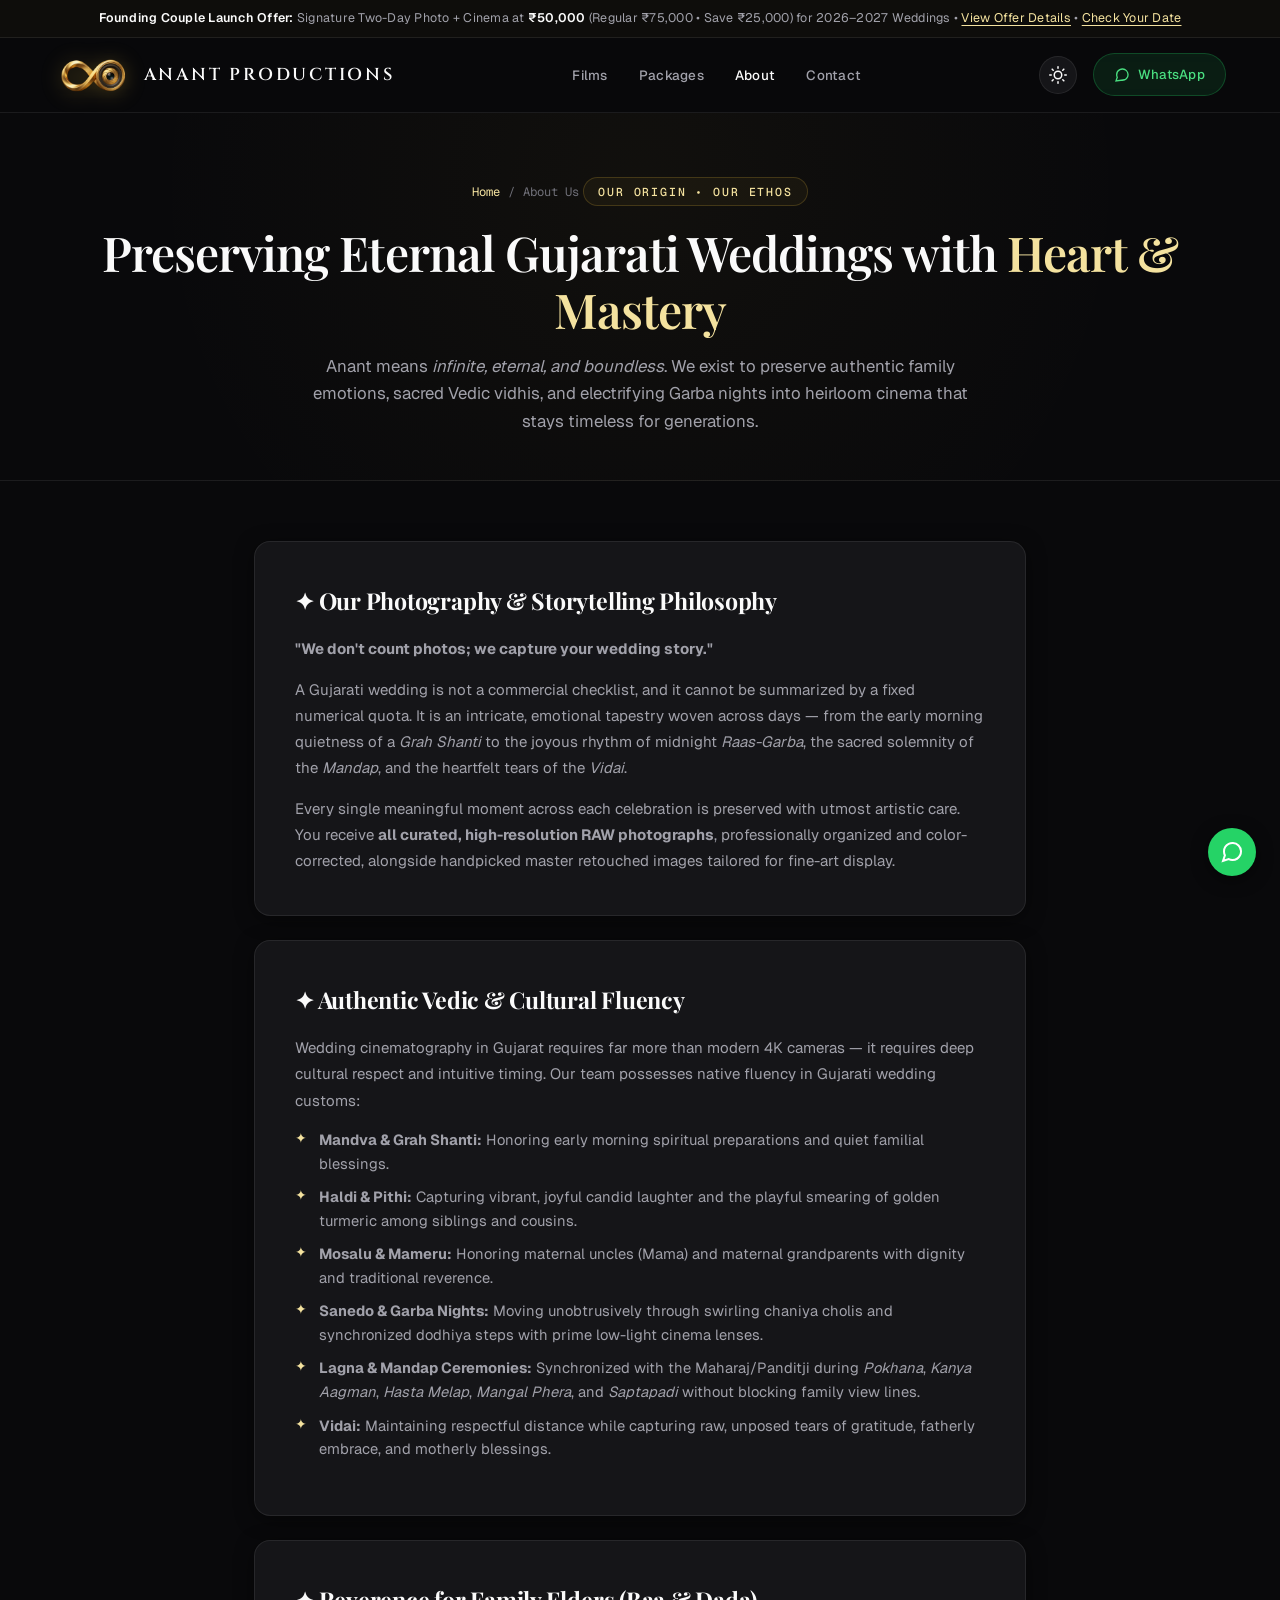
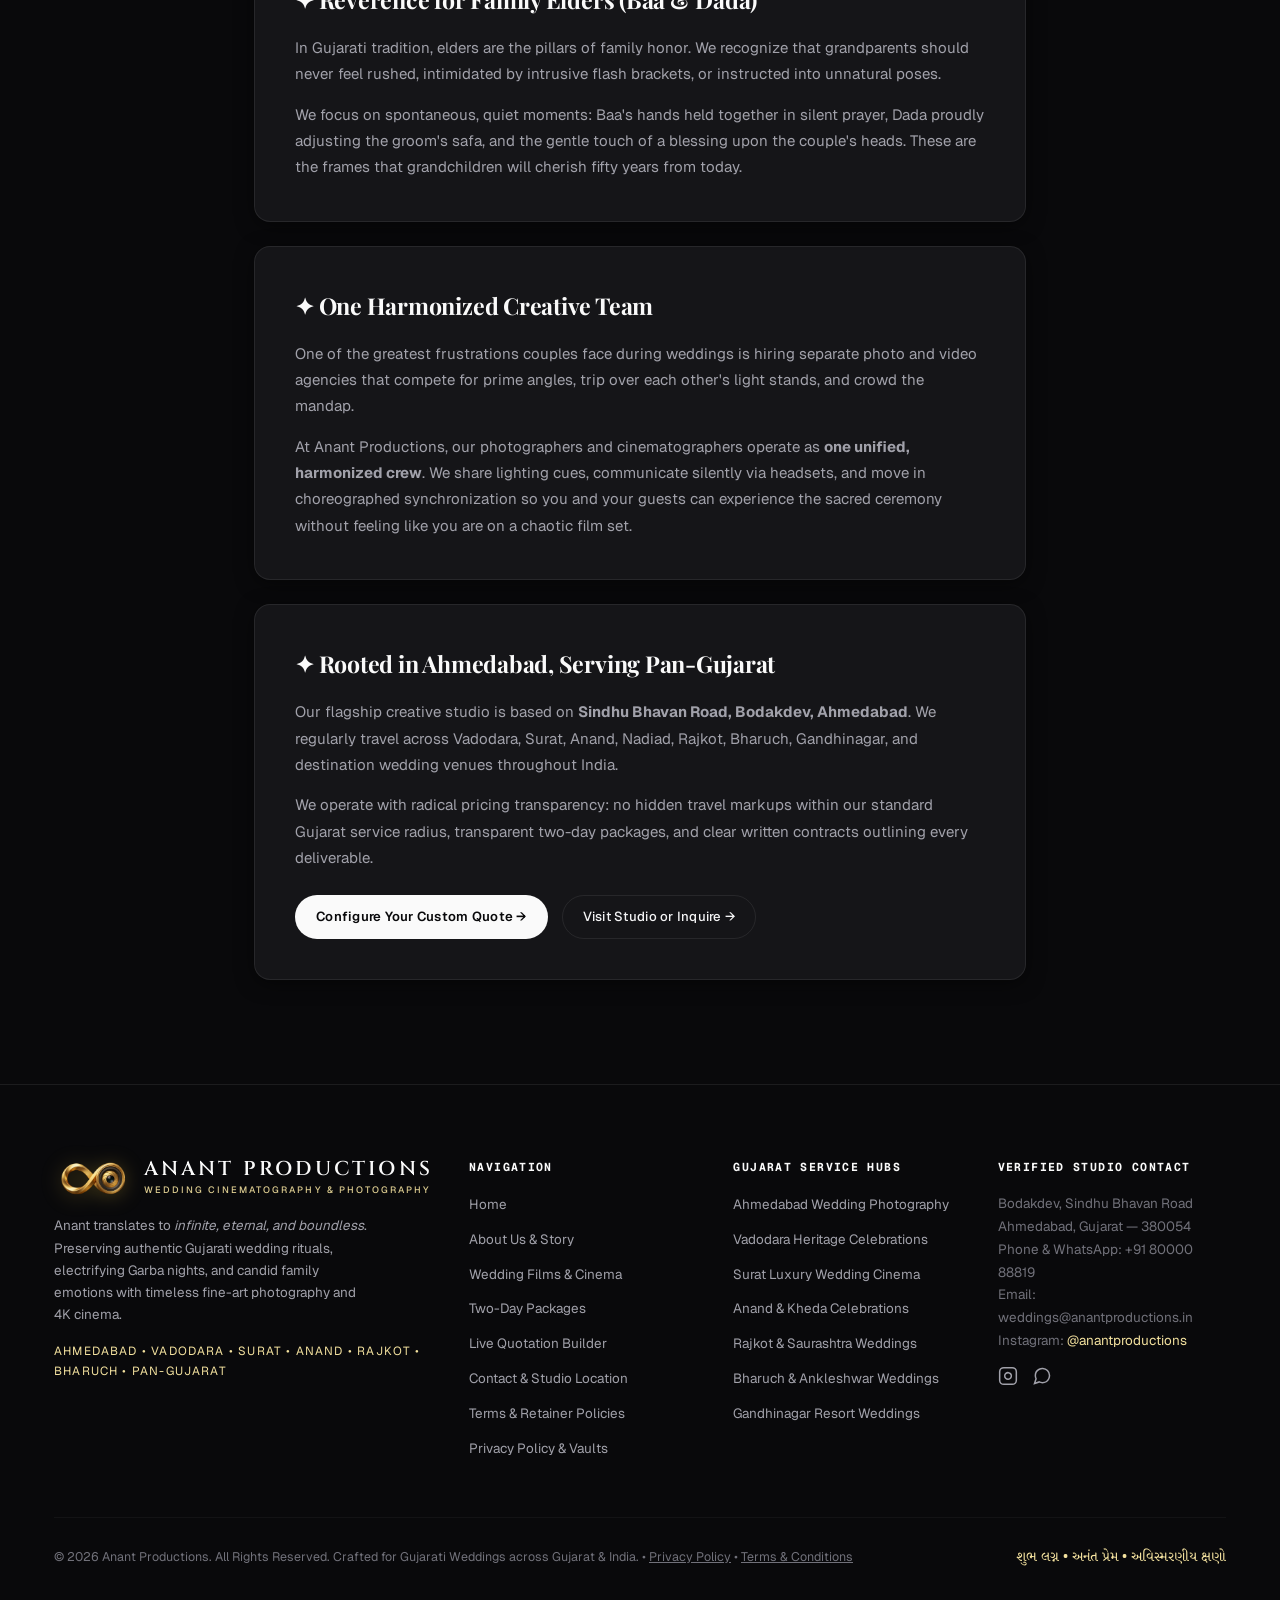
<file: about.html>
<!DOCTYPE html>
<html lang="en" data-theme="dark">
<head>
  <meta charset="UTF-8">
  <meta name="viewport" content="width=device-width, initial-scale=1.0">
  <title>About Us — Anant Productions | Gujarati Wedding Photography &amp; Cinema</title>
  <meta name="description" content="Discover Anant Productions, Ahmedabad's premier wedding photography and cinematography studio. Emotion-first storytelling, authentic Vedic fluency, and why we treat weddings as sacred milestones.">
  <meta name="keywords" content="About Anant Productions, Gujarati wedding photographer Ahmedabad, wedding cinematography Gujarat, Vedic wedding photography, Sindhu Bhavan Road Ahmedabad photographer">
  <link rel="canonical" href="https://anantproductions.in/about.html">

  <!-- OpenGraph / Social Meta Tags -->
  <meta property="og:type" content="website">
  <meta property="og:url" content="https://anantproductions.in/about.html">
  <meta property="og:title" content="About Us — Anant Productions | Gujarati Wedding Photography & Cinema">
  <meta property="og:description" content="Emotion-first storytelling, authentic Vedic fluency, and why we treat weddings as sacred family milestones. Based in Ahmedabad, serving all Gujarat.">
  <meta property="og:image" content="https://anantproductions.in/anant_logo.png">

  <!-- Favicon & Touch Icon -->
  <link rel="icon" type="image/png" href="anant_logo.png">
  <link rel="apple-touch-icon" href="anant_logo.png">

  <!-- Google Fonts -->
  <link rel="preconnect" href="https://fonts.googleapis.com">
  <link rel="preconnect" href="https://fonts.gstatic.com" crossorigin>
  <link href="https://fonts.googleapis.com/css2?family=Cinzel:wght@500;600;700&family=Geist+Mono:wght@400;500;600&family=Geist:wght@300;400;500;600;700&family=Noto+Serif+Gujarati:wght@400;600;700&family=Playfair+Display:ital,wght@0,500;0,600;0,700;1,400;1,600&display=swap" rel="stylesheet">

  <!-- Early Theme Detection Script (Zero FOUC) -->
  <script>
    (function () {
      try {
        var saved = localStorage.getItem('anant_theme');
        if (saved === 'light' || (!saved && window.matchMedia && window.matchMedia('(prefers-color-scheme: light)').matches)) {
          if (saved === 'light') {
            document.documentElement.setAttribute('data-theme', 'light');
          } else {
            document.documentElement.setAttribute('data-theme', 'dark');
          }
        } else {
          document.documentElement.setAttribute('data-theme', 'dark');
        }
      } catch (e) {}
    })();
  </script>

  <!-- Main Stylesheet -->
  <link rel="stylesheet" href="css/style.css?v=21">

  <style>
    @media (min-width: 961px) {
      .nav-links { display: flex; align-items: center; gap: clamp(14px, 1.8vw, 24px); list-style: none; }
      .nav-links li, .nav-link { white-space: nowrap !important; }
    }
    .nav-brand-img { height: 38px !important; width: auto !important; max-width: 84px !important; object-fit: contain !important; border: none !important; border-radius: 0 !important; box-shadow: none !important; }
  </style>

  <!-- Schema.org Structured Data -->
  <script type="application/ld+json">
  {
    "@context": "https://schema.org",
    "@type": "AboutPage",
    "mainEntity": {
      "@type": "ProfessionalService",
      "name": "Anant Productions",
      "image": "https://anantproductions.in/anant_logo.png",
      "telephone": "+918000088819",
      "email": "weddings@anantproductions.in",
      "address": {
        "@type": "PostalAddress",
        "streetAddress": "Bodakdev, Sindhu Bhavan Road",
        "addressLocality": "Ahmedabad",
        "addressRegion": "Gujarat",
        "postalCode": "380054",
        "addressCountry": "IN"
      },
      "description": "Anant Productions is an emotion-first Gujarati wedding photography and cinema studio rooted in Ahmedabad, Gujarat."
    }
  }
  </script>
  <!-- Professional Clean Routing & URL Normalizer -->
  <script>
    (function () {
      try {
        var p = window.location.pathname;
        if (p.endsWith('/index.html') || p === '/index.html' || p === 'index.html') {
          var clean = p.replace(/\/?index\.html\/?$/i, '/') || '/';
          window.history.replaceState(null, document.title, clean + window.location.search + window.location.hash);
        } else if (p.endsWith('.html')) {
          var clean = p.replace(/\.html$/i, '');
          window.history.replaceState(null, document.title, clean + window.location.search + window.location.hash);
        }
      } catch (e) {}
    })();
  </script>
</head>
<body>
  <!-- Top Announcement Bar -->
  <aside class="top-banner" aria-label="Special Launch Announcement">
    <div class="container" style="display: flex; justify-content: center; align-items: center; text-align: center;">
      <span>
        <strong>Founding Couple Launch Offer:</strong> Signature Two-Day Photo + Cinema at <strong>₹50,000</strong> (Regular ₹75,000 &bull; Save ₹25,000) for 2026–2027 Weddings &bull; <a href="./#launch-offer">View Offer Details</a> &bull; <a href="contact.html">Check Your Date</a>
      </span>
    </div>
  </aside>

  <!-- Main Navigation Header -->
  <header class="navbar">
    <div class="container nav-container">
      <a href="./" class="nav-brand" aria-label="Anant Productions Home">
        <img src="anant_logo.png" alt="Anant Productions Logo" class="nav-brand-img">
        <div class="nav-brand-text">
          <span class="nav-brand-title">ANANT PRODUCTIONS</span>
        </div>
      </a>

      <!-- Desktop Nav Links -->
      <nav aria-label="Main Navigation">
        <ul class="nav-links">
          <li><a href="./#films" class="nav-link">Films</a></li>
          <li><a href="./#packages" class="nav-link">Packages</a></li>
          <li><a href="about.html" class="nav-link active">About</a></li>
          <li><a href="contact.html" class="nav-link">Contact</a></li>
        </ul>
      </nav>

      <!-- Desktop Nav Actions -->
      <div class="nav-actions">
        <!-- Theme Toggle Button -->
        <button type="button" class="theme-toggle-btn" id="theme-toggle-btn" aria-label="Switch to Light Mode" title="Switch between dark and light mode">
          <svg class="theme-toggle-icon theme-toggle-icon-sun" width="18" height="18" viewBox="0 0 24 24" fill="none" stroke="currentColor" stroke-width="2" stroke-linecap="round" stroke-linejoin="round" aria-hidden="true">
            <circle cx="12" cy="12" r="5"></circle>
            <line x1="12" y1="1" x2="12" y2="3"></line>
            <line x1="12" y1="21" x2="12" y2="23"></line>
            <line x1="4.22" y1="4.22" x2="5.64" y2="5.64"></line>
            <line x1="18.36" y1="18.36" x2="19.78" y2="19.78"></line>
            <line x1="1" y1="12" x2="3" y2="12"></line>
            <line x1="21" y1="12" x2="23" y2="12"></line>
            <line x1="4.22" y1="19.78" x2="5.64" y2="18.36"></line>
            <line x1="18.36" y1="5.64" x2="19.78" y2="4.22"></line>
          </svg>
          <svg class="theme-toggle-icon theme-toggle-icon-moon" width="18" height="18" viewBox="0 0 24 24" fill="none" stroke="currentColor" stroke-width="2" stroke-linecap="round" stroke-linejoin="round" aria-hidden="true">
            <path d="M21 12.79A9 9 0 1 1 11.21 3 7 7 0 0 0 21 12.79z"></path>
          </svg>
        </button>

        <a href="https://wa.me/918000088819?text=Hello%20Anant%20Productions!%20We%20would%20love%20to%20learn%20more%20about%20your%20wedding%20coverage." target="_blank" rel="noopener" class="btn btn-whatsapp" aria-label="Chat on WhatsApp">
          <svg width="16" height="16" viewBox="0 0 24 24" fill="none" stroke="currentColor" stroke-width="2" aria-hidden="true"><path d="M21 11.5a8.38 8.38 0 0 1-.9 3.8 8.5 8.5 0 0 1-7.6 4.7 8.38 8.38 0 0 1 3.8-.9L3 21l1.9-5.7a8.38 8.38 0 0 1-.9-3.8 8.5 8.5 0 0 1 4.7-7.6 8.38 8.38 0 0 1 3.8-.9h.5a8.48 8.48 0 0 1 8 8v.5z"/></svg>
          WhatsApp
        </a>
        <a href="quote.html" class="btn btn-gold" id="nav-cta-date" style="display: none !important;">
          Quote Builder
        </a>
        <button class="mobile-menu-toggle" aria-label="Toggle navigation menu" aria-expanded="false">
          ☰
        </button>
      </div>
    </div>
  </header>

  <!-- Mobile Drawer Menu -->
  <div class="mobile-drawer" style="display: none; position: fixed; inset: 0; background: rgba(9,9,11,0.98); z-index: 999; padding: 36px 24px; flex-direction: column; justify-content: space-between;">
    <div>
      <div style="display: flex; justify-content: space-between; align-items: center; margin-bottom: 32px;">
        <div style="display: flex; align-items: center; gap: 12px;">
          <img src="anant_logo.png" alt="Anant Productions Logo" class="nav-brand-img" style="height: 32px; width: auto;">
          <div class="nav-brand-text">
            <span class="nav-brand-title" style="font-size: 1.05rem;">ANANT PRODUCTIONS</span>
          </div>
        </div>
        <button class="mobile-drawer-close" aria-label="Close navigation menu" style="background: none; border: none; color: var(--gold-light); font-size: 1.8rem; cursor: pointer;">✕</button>
      </div>
      <ul style="list-style: none; display: flex; flex-direction: column; gap: 16px; font-size: 1rem; font-family: var(--font-mono);">
        <li><a href="./" class="mobile-nav-link">Home</a></li>
        <li><a href="about.html" class="mobile-nav-link" style="color: var(--gold-light);">✦ About Anant Productions</a></li>
        <li><a href="./#films" class="mobile-nav-link">Wedding Films &amp; Cinema</a></li>
        <li><a href="./#packages" class="mobile-nav-link">Curated Packages</a></li>
        <li><a href="quote.html" class="mobile-nav-link" style="color: var(--gold-light);">⚡ Quotation Builder</a></li>
        <li><a href="contact.html" class="mobile-nav-link">Contact &amp; Studio Location</a></li>
        <li><a href="terms-and-conditions.html" class="mobile-nav-link" style="font-size: 0.9rem; color: var(--mute);">Terms &amp; Retainer Policies</a></li>
        <li><a href="privacy-policy.html" class="mobile-nav-link" style="font-size: 0.9rem; color: var(--mute);">Privacy Policy &amp; Vaults</a></li>
      </ul>
    </div>
    <div style="display: flex; flex-direction: column; gap: 12px; margin-top: 24px;">
      <button type="button" class="btn btn-outline-gold" id="mobile-theme-toggle-btn" style="width: 100%; justify-content: center; gap: 8px;">
        <span class="mobile-theme-label">☀️ Switch to Light Mode</span>
      </button>
      <a href="https://wa.me/918000088819?text=Hello%20Anant%20Productions!%20We%20would%20love%20to%20learn%20more%20about%20your%20services." class="btn btn-whatsapp" style="width: 100%; justify-content: center;">
        <svg width="18" height="18" viewBox="0 0 24 24" fill="none" stroke="currentColor" stroke-width="2"><path d="M21 11.5a8.38 8.38 0 0 1-.9 3.8 8.5 8.5 0 0 1-7.6 4.7 8.38 8.38 0 0 1-3.8-.9L3 21l1.9-5.7a8.38 8.38 0 0 1-.9-3.8 8.5 8.5 0 0 1 4.7-7.6 8.38 8.38 0 0 1 3.8-.9h.5a8.48 8.48 0 0 1 8 8v.5z"/></svg>
        Chat on WhatsApp
      </a>
      <a href="contact.html" class="btn btn-gold mobile-drawer-cta" style="width: 100%; justify-content: center;">
        Check Your Wedding Date
      </a>
    </div>
  </div>

  <main>
    <!-- Page Hero -->
    <header class="page-hero">
      <div class="container">
        <nav class="page-breadcrumbs" aria-label="Breadcrumbs">
          <a href="./">Home</a>
          <span>/</span>
          <span>About Us</span>
        </nav>
        <div class="section-tag">OUR ORIGIN &bull; OUR ETHOS</div>
        <h1 class="page-title">
          Preserving Eternal Gujarati Weddings with <span class="highlight-gold">Heart &amp; Mastery</span>
        </h1>
        <p class="page-subtitle">
          Anant means <em>infinite, eternal, and boundless</em>. We exist to preserve authentic family emotions, sacred Vedic vidhis, and electrifying Garba nights into heirloom cinema that stays timeless for generations.
        </p>
      </div>
    </header>

    <!-- Main Content Section -->
    <section class="page-content-wrap">
      <div class="container page-prose">
        
        <!-- Section 1: The Core Philosophy -->
        <article class="prose-section">
          <h2>✦ Our Photography &amp; Storytelling Philosophy</h2>
          <p>
            <strong>"We don't count photos; we capture your wedding story."</strong>
          </p>
          <p>
            A Gujarati wedding is not a commercial checklist, and it cannot be summarized by a fixed numerical quota. It is an intricate, emotional tapestry woven across days &mdash; from the early morning quietness of a <em>Grah Shanti</em> to the joyous rhythm of midnight <em>Raas-Garba</em>, the sacred solemnity of the <em>Mandap</em>, and the heartfelt tears of the <em>Vidai</em>.
          </p>
          <p>
            Every single meaningful moment across each celebration is preserved with utmost artistic care. You receive <strong>all curated, high-resolution RAW photographs</strong>, professionally organized and color-corrected, alongside handpicked master retouched images tailored for fine-art display.
          </p>
        </article>

        <!-- Section 2: Vedic Fluency -->
        <article class="prose-section">
          <h2>✦ Authentic Vedic &amp; Cultural Fluency</h2>
          <p>
            Wedding cinematography in Gujarat requires far more than modern 4K cameras &mdash; it requires deep cultural respect and intuitive timing. Our team possesses native fluency in Gujarati wedding customs:
          </p>
          <ul>
            <li><strong>Mandva &amp; Grah Shanti:</strong> Honoring early morning spiritual preparations and quiet familial blessings.</li>
            <li><strong>Haldi &amp; Pithi:</strong> Capturing vibrant, joyful candid laughter and the playful smearing of golden turmeric among siblings and cousins.</li>
            <li><strong>Mosalu &amp; Mameru:</strong> Honoring maternal uncles (Mama) and maternal grandparents with dignity and traditional reverence.</li>
            <li><strong>Sanedo &amp; Garba Nights:</strong> Moving unobtrusively through swirling chaniya cholis and synchronized dodhiya steps with prime low-light cinema lenses.</li>
            <li><strong>Lagna &amp; Mandap Ceremonies:</strong> Synchronized with the Maharaj/Panditji during <em>Pokhana</em>, <em>Kanya Aagman</em>, <em>Hasta Melap</em>, <em>Mangal Phera</em>, and <em>Saptapadi</em> without blocking family view lines.</li>
            <li><strong>Vidai:</strong> Maintaining respectful distance while capturing raw, unposed tears of gratitude, fatherly embrace, and motherly blessings.</li>
          </ul>
        </article>

        <!-- Section 3: Reverence for Baa and Dada -->
        <article class="prose-section">
          <h2>✦ Reverence for Family Elders (Baa &amp; Dada)</h2>
          <p>
            In Gujarati tradition, elders are the pillars of family honor. We recognize that grandparents should never feel rushed, intimidated by intrusive flash brackets, or instructed into unnatural poses.
          </p>
          <p>
            We focus on spontaneous, quiet moments: Baa's hands held together in silent prayer, Dada proudly adjusting the groom's safa, and the gentle touch of a blessing upon the couple's heads. These are the frames that grandchildren will cherish fifty years from today.
          </p>
        </article>

        <!-- Section 4: Photo + Cinema Harmonization -->
        <article class="prose-section">
          <h2>✦ One Harmonized Creative Team</h2>
          <p>
            One of the greatest frustrations couples face during weddings is hiring separate photo and video agencies that compete for prime angles, trip over each other's light stands, and crowd the mandap.
          </p>
          <p>
            At Anant Productions, our photographers and cinematographers operate as <strong>one unified, harmonized crew</strong>. We share lighting cues, communicate silently via headsets, and move in choreographed synchronization so you and your guests can experience the sacred ceremony without feeling like you are on a chaotic film set.
          </p>
        </article>

        <!-- Section 5: Transparent Studio Standards -->
        <article class="prose-section">
          <h2>✦ Rooted in Ahmedabad, Serving Pan-Gujarat</h2>
          <p>
            Our flagship creative studio is based on <strong>Sindhu Bhavan Road, Bodakdev, Ahmedabad</strong>. We regularly travel across Vadodara, Surat, Anand, Nadiad, Rajkot, Bharuch, Gandhinagar, and destination wedding venues throughout India.
          </p>
          <p>
            We operate with radical pricing transparency: no hidden travel markups within our standard Gujarat service radius, transparent two-day packages, and clear written contracts outlining every deliverable.
          </p>

          <div style="display: flex; gap: 14px; margin-top: 24px; flex-wrap: wrap;">
            <a href="quote.html" class="btn btn-gold">
              Configure Your Custom Quote &rarr;
            </a>
            <a href="contact.html" class="btn btn-outline-gold">
              Visit Studio or Inquire &rarr;
            </a>
          </div>
        </article>

      </div>
    </section>
  </main>

  <!-- Main Footer -->
  <footer class="footer">
    <div class="container">
      <div class="footer-top">
        <!-- Col 1: Brand Info -->
        <div>
          <div class="nav-brand" style="margin-bottom: 16px;">
            <img src="anant_logo.png" alt="Anant Productions Logo" class="nav-brand-img" style="height: 40px; width: auto; max-width: 90px;">
            <div class="nav-brand-text">
              <span class="nav-brand-title" style="font-size: 1.25rem;">ANANT PRODUCTIONS</span>
              <span class="nav-brand-sub" style="font-size: 0.58rem;">WEDDING CINEMATOGRAPHY &amp; PHOTOGRAPHY</span>
            </div>
          </div>
          <p class="footer-brand-desc">
            Anant translates to <em>infinite, eternal, and boundless</em>. Preserving authentic Gujarati wedding rituals, electrifying Garba nights, and candid family emotions with timeless fine-art photography and 4K cinema.
          </p>
          <div style="font-family: var(--font-sans); font-size: 0.74rem; color: var(--gold-light); letter-spacing: 0.1em; text-transform: uppercase;">
            Ahmedabad &bull; Vadodara &bull; Surat &bull; Anand &bull; Rajkot &bull; Bharuch &bull; Pan-Gujarat
          </div>
        </div>

        <!-- Col 2: Navigation Links -->
        <div>
          <h4 class="footer-col-title">Navigation</h4>
          <ul class="footer-links">
            <li><a href="./" class="footer-link">Home</a></li>
            <li><a href="about.html" class="footer-link">About Us &amp; Story</a></li>
            <li><a href="./#films" class="footer-link">Wedding Films &amp; Cinema</a></li>
            <li><a href="./#packages" class="footer-link">Two-Day Packages</a></li>
            <li><a href="quote.html" class="footer-link">Live Quotation Builder</a></li>
            <li><a href="contact.html" class="footer-link">Contact &amp; Studio Location</a></li>
            <li><a href="terms-and-conditions.html" class="footer-link">Terms &amp; Retainer Policies</a></li>
            <li><a href="privacy-policy.html" class="footer-link">Privacy Policy &amp; Vaults</a></li>
          </ul>
        </div>

        <!-- Col 3: Service Areas in Gujarat -->
        <div>
          <h4 class="footer-col-title">Gujarat Service Hubs</h4>
          <ul class="footer-links">
            <li><a href="contact.html" class="footer-link">Ahmedabad Wedding Photography</a></li>
            <li><a href="contact.html" class="footer-link">Vadodara Heritage Celebrations</a></li>
            <li><a href="contact.html" class="footer-link">Surat Luxury Wedding Cinema</a></li>
            <li><a href="contact.html" class="footer-link">Anand &amp; Kheda Celebrations</a></li>
            <li><a href="contact.html" class="footer-link">Rajkot &amp; Saurashtra Weddings</a></li>
            <li><a href="contact.html" class="footer-link">Bharuch &amp; Ankleshwar Weddings</a></li>
            <li><a href="contact.html" class="footer-link">Gandhinagar Resort Weddings</a></li>
          </ul>
        </div>

        <!-- Col 4: Verified Contact & Social -->
        <div>
          <h4 class="footer-col-title">Verified Studio Contact</h4>
          <p style="font-size: 0.84rem; color: var(--mute); line-height: 1.7; margin-bottom: 14px;">
            Bodakdev, Sindhu Bhavan Road<br>
            Ahmedabad, Gujarat &mdash; 380054<br>
            Phone &amp; WhatsApp: +91 80000 88819<br>
            Email: weddings@anantproductions.in<br>
            Instagram: <a href="https://instagram.com/anantproductions" target="_blank" rel="noopener" style="color: var(--gold-light); text-decoration: none;">@anantproductions</a>
          </p>
          <div style="display: flex; gap: 14px; color: var(--body);">
            <a href="https://instagram.com/anantproductions" target="_blank" rel="noopener" aria-label="Instagram (@anantproductions)" title="Instagram: @anantproductions" style="display: flex; align-items: center;">
              <svg width="20" height="20" viewBox="0 0 24 24" fill="none" stroke="currentColor" stroke-width="1.8"><rect x="2" y="2" width="20" height="20" rx="5" ry="5"/><path d="M16 11.37A4 4 0 1 1 12.63 8 4 4 0 0 1 16 11.37z"/><line x1="17.5" y1="6.5" x2="17.51" y2="6.5"/></svg>
            </a>
            <a href="https://wa.me/918000088819?text=Hello%20Anant%20Productions!%20We%20would%20love%20to%20connect." target="_blank" rel="noopener" aria-label="WhatsApp (+91 80000 88819)" title="WhatsApp" style="display: flex; align-items: center;">
              <svg width="20" height="20" viewBox="0 0 24 24" fill="none" stroke="currentColor" stroke-width="1.8"><path d="M21 11.5a8.38 8.38 0 0 1-.9 3.8 8.5 8.5 0 0 1-7.6 4.7 8.38 8.38 0 0 1-3.8-.9L3 21l1.9-5.7a8.38 8.38 0 0 1-.9-3.8 8.5 8.5 0 0 1 4.7-7.6 8.38 8.38 0 0 1 3.8-.9h.5a8.48 8.48 0 0 1 8 8v.5z"/></svg>
            </a>
          </div>
        </div>
      </div>

      <div class="footer-bottom">
        <div>
          &copy; 2026 Anant Productions. All Rights Reserved. Crafted for Gujarati Weddings across Gujarat &amp; India.
          &bull; <a href="privacy-policy.html" style="color: var(--mute); text-decoration: underline;">Privacy Policy</a>
          &bull; <a href="terms-and-conditions.html" style="color: var(--mute); text-decoration: underline;">Terms &amp; Conditions</a>
        </div>
        <div style="font-family: var(--font-gujarati); color: var(--gold-light); font-size: 0.88rem;">
          શુભ લગ્ન &bull; અનંત પ્રેમ &bull; અવિસ્મરણીય ક્ષણો
        </div>
      </div>
    </div>
  </footer>

  <!-- FLOATING RETURN TO TOP BUTTON -->
  <button type="button" id="scroll-to-top" class="scroll-to-top" aria-label="Return to top" title="Return to top">
    <svg width="20" height="20" viewBox="0 0 24 24" fill="none" stroke="currentColor" stroke-width="2.2" stroke-linecap="round" stroke-linejoin="round" aria-hidden="true">
      <line x1="12" y1="19" x2="12" y2="5"></line>
      <polyline points="5 12 12 5 19 12"></polyline>
    </svg>
  </button>

  <!-- Floating Desktop WhatsApp -->
  <a href="https://wa.me/918000088819?text=Hello%20Anant%20Productions!%20We%20are%20planning%20our%20wedding%20and%20would%20love%20to%20connect." target="_blank" rel="noopener" class="floating-whatsapp" aria-label="Chat directly on WhatsApp" title="Chat Directly on WhatsApp">
    <svg width="24" height="24" viewBox="0 0 24 24" fill="none" stroke="currentColor" stroke-width="2" aria-hidden="true"><path d="M21 11.5a8.38 8.38 0 0 1-.9 3.8 8.5 8.5 0 0 1-7.6 4.7 8.38 8.38 0 0 1-3.8-.9L3 21l1.9-5.7a8.38 8.38 0 0 1-.9-3.8 8.5 8.5 0 0 1 4.7-7.6 8.38 8.38 0 0 1 3.8-.9h.5a8.48 8.48 0 0 1 8 8v.5z"/></svg>
  </a>

  <!-- Central Configuration & Main JavaScript -->
  <script src="js/config.js?v=11"></script>
  <script src="js/main.js?v=11"></script>
</body>
</html>
</file>
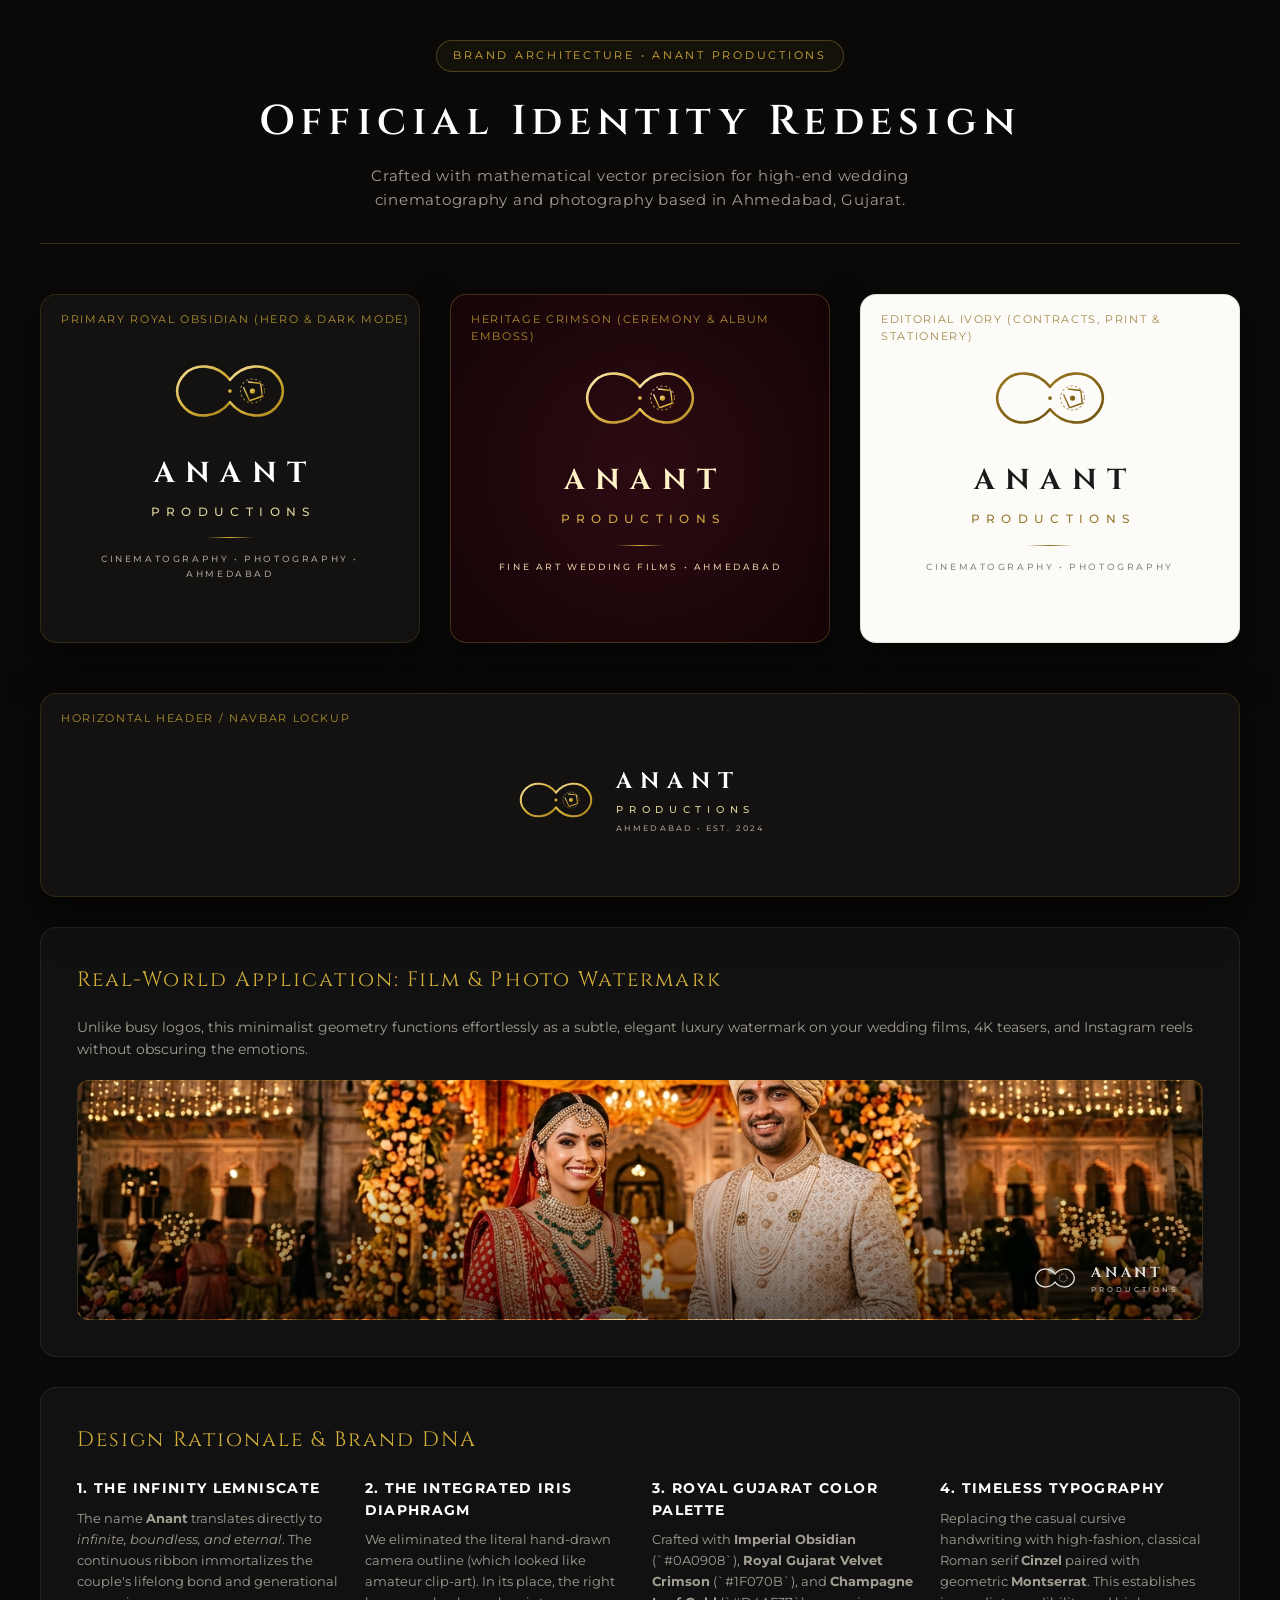
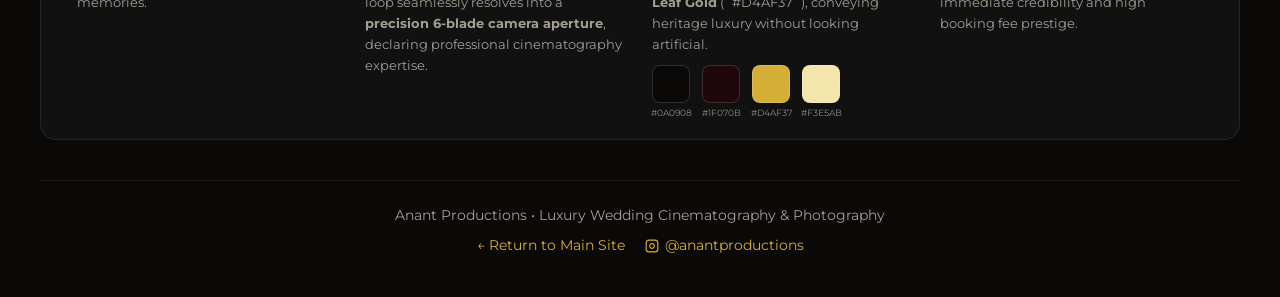
<file: brand-showcase.html>
<!DOCTYPE html>
<html lang="en">
<head>
  <meta charset="UTF-8">
  <meta name="viewport" content="width=device-width, initial-scale=1.0">
  <title>Anant Productions — Brand Identity & Logo System</title>
  <link rel="preconnect" href="https://fonts.googleapis.com">
  <link rel="preconnect" href="https://fonts.gstatic.com" crossorigin>
  <link href="https://fonts.googleapis.com/css2?family=Cinzel:wght@400;600;700;800&family=Montserrat:wght@300;400;500;600&family=Playfair+Display:ital,wght@0,400;0,600;1,400&display=swap" rel="stylesheet">
  <style>
    :root {
      --bg-dark: #0A0908;
      --bg-card: #141210;
      --bg-crimson: #1F070B;
      --gold-primary: #D4AF37;
      --gold-light: #F3E5AB;
      --gold-dark: #997B24;
      --text-muted: #A39E93;
    }

    * {
      box-sizing: border-box;
      margin: 0;
      padding: 0;
    }

    body {
      background-color: var(--bg-dark);
      color: #F5F2EB;
      font-family: 'Montserrat', sans-serif;
      line-height: 1.6;
      padding: 40px 20px;
    }

    .container {
      max-width: 1200px;
      margin: 0 auto;
    }

    header {
      text-align: center;
      margin-bottom: 50px;
      padding-bottom: 30px;
      border-bottom: 1px solid rgba(212, 175, 55, 0.2);
    }

    .badge {
      display: inline-block;
      text-transform: uppercase;
      font-size: 11px;
      letter-spacing: 0.25em;
      color: var(--gold-primary);
      padding: 6px 16px;
      border: 1px solid rgba(212, 175, 55, 0.3);
      border-radius: 50px;
      margin-bottom: 16px;
      background: rgba(212, 175, 55, 0.05);
    }

    h1 {
      font-family: 'Cinzel', serif;
      font-size: 2.6rem;
      letter-spacing: 0.15em;
      color: #FFF;
      font-weight: 600;
      margin-bottom: 10px;
    }

    .subtitle {
      color: var(--text-muted);
      font-size: 0.95rem;
      letter-spacing: 0.05em;
      max-width: 650px;
      margin: 0 auto;
    }

    .grid {
      display: grid;
      grid-template-columns: repeat(auto-fit, minmax(360px, 1fr));
      gap: 30px;
      margin-bottom: 50px;
    }

    .card {
      background: var(--bg-card);
      border: 1px solid rgba(212, 175, 55, 0.15);
      border-radius: 16px;
      padding: 40px 30px;
      display: flex;
      flex-direction: column;
      align-items: center;
      justify-content: center;
      position: relative;
      overflow: hidden;
      box-shadow: 0 20px 40px rgba(0,0,0,0.5);
      transition: transform 0.3s ease, border-color 0.3s ease;
    }

    .card:hover {
      transform: translateY(-4px);
      border-color: rgba(212, 175, 55, 0.4);
    }

    .card.crimson-theme {
      background: radial-gradient(circle at center, #2C0B12 0%, #150407 100%);
      border-color: rgba(212, 175, 55, 0.25);
    }

    .card.ivory-theme {
      background: #FDFBF7;
      color: #1A1A1A;
      border-color: rgba(0,0,0,0.1);
    }

    .card.ivory-theme .logo-subtitle {
      color: #666;
    }

    .card.ivory-theme .tagline {
      color: #888;
    }

    .card-label {
      position: absolute;
      top: 16px;
      left: 20px;
      font-size: 11px;
      text-transform: uppercase;
      letter-spacing: 0.15em;
      color: var(--gold-primary);
      opacity: 0.8;
    }

    .card.ivory-theme .card-label {
      color: #8C6D1F;
    }

    /* SVG LOGO MARK */
    .logo-container {
      display: flex;
      flex-direction: column;
      align-items: center;
      text-align: center;
      margin: 20px 0;
    }

    .logo-mark {
      width: 120px;
      height: 72px;
      margin-bottom: 24px;
    }

    .logo-title {
      font-family: 'Cinzel', serif;
      font-size: 1.8rem;
      font-weight: 700;
      letter-spacing: 0.35em;
      text-transform: uppercase;
      margin-bottom: 6px;
      padding-left: 0.35em; /* Optical balance for letter-spacing */
    }

    .logo-subtitle {
      font-family: 'Montserrat', sans-serif;
      font-size: 0.72rem;
      font-weight: 500;
      letter-spacing: 0.55em;
      text-transform: uppercase;
      color: var(--gold-light);
      margin-bottom: 16px;
      padding-left: 0.55em;
      opacity: 0.9;
    }

    .divider {
      width: 48px;
      height: 1px;
      background: linear-gradient(90deg, transparent, var(--gold-primary), transparent);
      margin-bottom: 14px;
    }

    .tagline {
      font-family: 'Montserrat', sans-serif;
      font-size: 0.58rem;
      font-weight: 500;
      letter-spacing: 0.28em;
      text-transform: uppercase;
      color: var(--text-muted);
    }

    /* Horizontal Lockup */
    .horizontal-lockup {
      display: flex;
      align-items: center;
      gap: 20px;
      padding: 20px 0;
    }

    .horizontal-lockup .logo-mark {
      width: 80px;
      height: 48px;
      margin-bottom: 0;
    }

    .horizontal-lockup .text-group {
      display: flex;
      flex-direction: column;
      text-align: left;
    }

    .horizontal-lockup .logo-title {
      font-size: 1.35rem;
      margin-bottom: 2px;
      padding-left: 0;
    }

    .horizontal-lockup .logo-subtitle {
      font-size: 0.62rem;
      margin-bottom: 6px;
      padding-left: 0;
    }

    .horizontal-lockup .divider {
      margin-left: 0;
    }

    /* Design Specs Section */
    .specs-section {
      background: #111;
      border: 1px solid rgba(255,255,255,0.08);
      border-radius: 16px;
      padding: 36px;
      margin-top: 30px;
    }

    .specs-title {
      font-family: 'Cinzel', serif;
      font-size: 1.3rem;
      color: var(--gold-primary);
      margin-bottom: 20px;
      letter-spacing: 0.1em;
    }

    .specs-grid {
      display: grid;
      grid-template-columns: repeat(auto-fit, minmax(240px, 1fr));
      gap: 24px;
    }

    .spec-item h4 {
      font-size: 0.85rem;
      letter-spacing: 0.1em;
      text-transform: uppercase;
      color: #FFF;
      margin-bottom: 8px;
    }

    .spec-item p {
      font-size: 0.82rem;
      color: var(--text-muted);
      line-height: 1.6;
    }

    .color-swatches {
      display: flex;
      gap: 12px;
      margin-top: 10px;
    }

    .swatch {
      width: 38px;
      height: 38px;
      border-radius: 8px;
      border: 1px solid rgba(255,255,255,0.15);
      position: relative;
    }

    .swatch span {
      position: absolute;
      bottom: -18px;
      left: 50%;
      transform: translateX(-50%);
      font-size: 9px;
      color: #888;
      white-space: nowrap;
    }

    /* Watermark sample */
    .watermark-sample {
      position: relative;
      width: 100%;
      height: 240px;
      border-radius: 12px;
      overflow: hidden;
      background: url('images/hero-wedding.jpg') center/cover no-repeat;
      display: flex;
      align-items: flex-end;
      justify-content: flex-end;
      padding: 24px;
      margin-top: 20px;
      border: 1px solid rgba(212, 175, 55, 0.2);
    }

    .watermark-sample::before {
      content: '';
      position: absolute;
      inset: 0;
      background: linear-gradient(to top, rgba(0,0,0,0.6) 0%, transparent 60%);
    }

    .watermark-overlay {
      position: relative;
      z-index: 2;
      opacity: 0.85;
      filter: drop-shadow(0 2px 8px rgba(0,0,0,0.8));
    }
  </style>
</head>
<body>

  <div class="container">
    <header>
      <div class="badge">Brand Architecture • Anant Productions</div>
      <h1>Official Identity Redesign</h1>
      <p class="subtitle">Crafted with mathematical vector precision for high-end wedding cinematography and photography based in Ahmedabad, Gujarat.</p>
    </header>

    <div class="grid">
      <!-- 1. Royal Obsidian (Primary Master Lockup) -->
      <div class="card">
        <span class="card-label">Primary Royal Obsidian (Hero & Dark Mode)</span>
        <div class="logo-container">
          <!-- Pristine Scalable Vector Emblem -->
          <svg class="logo-mark" viewBox="0 0 160 90" fill="none" xmlns="http://www.w3.org/2000/svg">
            <defs>
              <linearGradient id="goldGrad1" x1="0%" y1="0%" x2="100%" y2="100%">
                <stop offset="0%" stop-color="#F5DF9E" />
                <stop offset="50%" stop-color="#D4AF37" />
                <stop offset="100%" stop-color="#AA821C" />
              </linearGradient>
            </defs>
            <!-- Infinity Lemniscate Ribbon with Precision Aperture Geometry -->
            <!-- Left Infinity Loop -->
            <path d="M 80 45 C 62 23, 34 23, 20 37 C 6 51, 6 69, 20 83 C 34 97, 62 97, 80 75" 
                  transform="translate(0, -15)"
                  stroke="url(#goldGrad1)" stroke-width="3.5" stroke-linecap="round" fill="none" />
            
            <!-- Right Infinity Loop (Cinematic Aperture / Lens Core) -->
            <path d="M 80 75 C 98 97, 126 97, 140 83 C 154 69, 154 51, 140 37 C 126 23, 98 23, 80 45" 
                  transform="translate(0, -15)"
                  stroke="url(#goldGrad1)" stroke-width="3.5" stroke-linecap="round" fill="none" />

            <!-- Core Lens Aperture Iris Blades inside Right Loop -->
            <g transform="translate(110, 45)">
              <circle cx="0" cy="0" r="16" stroke="url(#goldGrad1)" stroke-width="1.5" stroke-dasharray="3 3" opacity="0.6" fill="none" />
              <!-- Precision geometric aperture lines -->
              <line x1="-12" y1="-5" x2="-4" y2="13" stroke="url(#goldGrad1)" stroke-width="1.8" />
              <line x1="-4" y1="13" x2="13" y2="7" stroke="url(#goldGrad1)" stroke-width="1.8" />
              <line x1="13" y1="7" x2="11" y2="-10" stroke="url(#goldGrad1)" stroke-width="1.8" />
              <line x1="11" y1="-10" x2="-6" y2="-12" stroke="url(#goldGrad1)" stroke-width="1.8" />
              <circle cx="0" cy="0" r="3.5" fill="url(#goldGrad1)" />
            </g>

            <!-- Center Infinity Interlock Point Accent -->
            <circle cx="80" cy="45" r="2.5" fill="url(#goldGrad1)" />
          </svg>

          <div class="logo-title" style="color: #FFF;">ANANT</div>
          <div class="logo-subtitle">PRODUCTIONS</div>
          <div class="divider"></div>
          <div class="tagline">CINEMATOGRAPHY &bull; PHOTOGRAPHY &bull; AHMEDABAD</div>
        </div>
      </div>

      <!-- 2. Heritage Royal Crimson (Gujarat Palace & Wedding Invitation Edition) -->
      <div class="card crimson-theme">
        <span class="card-label">Heritage Crimson (Ceremony & Album Emboss)</span>
        <div class="logo-container">
          <svg class="logo-mark" viewBox="0 0 160 90" fill="none" xmlns="http://www.w3.org/2000/svg">
            <defs>
              <linearGradient id="goldGrad2" x1="0%" y1="0%" x2="100%" y2="100%">
                <stop offset="0%" stop-color="#FFF2C6" />
                <stop offset="45%" stop-color="#E2BA4B" />
                <stop offset="100%" stop-color="#B28A25" />
              </linearGradient>
            </defs>
            <path d="M 80 45 C 62 23, 34 23, 20 37 C 6 51, 6 69, 20 83 C 34 97, 62 97, 80 75" 
                  transform="translate(0, -15)"
                  stroke="url(#goldGrad2)" stroke-width="3.5" stroke-linecap="round" fill="none" />
            <path d="M 80 75 C 98 97, 126 97, 140 83 C 154 69, 154 51, 140 37 C 126 23, 98 23, 80 45" 
                  transform="translate(0, -15)"
                  stroke="url(#goldGrad2)" stroke-width="3.5" stroke-linecap="round" fill="none" />
            <g transform="translate(110, 45)">
              <circle cx="0" cy="0" r="16" stroke="url(#goldGrad2)" stroke-width="1.5" stroke-dasharray="3 3" opacity="0.7" fill="none" />
              <line x1="-12" y1="-5" x2="-4" y2="13" stroke="url(#goldGrad2)" stroke-width="1.8" />
              <line x1="-4" y1="13" x2="13" y2="7" stroke="url(#goldGrad2)" stroke-width="1.8" />
              <line x1="13" y1="7" x2="11" y2="-10" stroke="url(#goldGrad2)" stroke-width="1.8" />
              <line x1="11" y1="-10" x2="-6" y2="-12" stroke="url(#goldGrad2)" stroke-width="1.8" />
              <circle cx="0" cy="0" r="3.5" fill="url(#goldGrad2)" />
            </g>
            <circle cx="80" cy="45" r="2.5" fill="url(#goldGrad2)" />
          </svg>

          <div class="logo-title" style="color: #FFF2C6;">ANANT</div>
          <div class="logo-subtitle" style="color: #E2BA4B;">PRODUCTIONS</div>
          <div class="divider"></div>
          <div class="tagline" style="color: #DFC8A2;">FINE ART WEDDING FILMS &bull; AHMEDABAD</div>
        </div>
      </div>

      <!-- 3. Fine Ivory Editorial (Vogue & High-End Print) -->
      <div class="card ivory-theme">
        <span class="card-label">Editorial Ivory (Contracts, Print & Stationery)</span>
        <div class="logo-container">
          <svg class="logo-mark" viewBox="0 0 160 90" fill="none" xmlns="http://www.w3.org/2000/svg">
            <defs>
              <linearGradient id="goldGrad3" x1="0%" y1="0%" x2="100%" y2="100%">
                <stop offset="0%" stop-color="#9C7720" />
                <stop offset="100%" stop-color="#6F5310" />
              </linearGradient>
            </defs>
            <path d="M 80 45 C 62 23, 34 23, 20 37 C 6 51, 6 69, 20 83 C 34 97, 62 97, 80 75" 
                  transform="translate(0, -15)"
                  stroke="url(#goldGrad3)" stroke-width="3.5" stroke-linecap="round" fill="none" />
            <path d="M 80 75 C 98 97, 126 97, 140 83 C 154 69, 154 51, 140 37 C 126 23, 98 23, 80 45" 
                  transform="translate(0, -15)"
                  stroke="url(#goldGrad3)" stroke-width="3.5" stroke-linecap="round" fill="none" />
            <g transform="translate(110, 45)">
              <circle cx="0" cy="0" r="16" stroke="url(#goldGrad3)" stroke-width="1.5" stroke-dasharray="3 3" opacity="0.6" fill="none" />
              <line x1="-12" y1="-5" x2="-4" y2="13" stroke="url(#goldGrad3)" stroke-width="1.8" />
              <line x1="-4" y1="13" x2="13" y2="7" stroke="url(#goldGrad3)" stroke-width="1.8" />
              <line x1="13" y1="7" x2="11" y2="-10" stroke="url(#goldGrad3)" stroke-width="1.8" />
              <line x1="11" y1="-10" x2="-6" y2="-12" stroke="url(#goldGrad3)" stroke-width="1.8" />
              <circle cx="0" cy="0" r="3.5" fill="url(#goldGrad3)" />
            </g>
            <circle cx="80" cy="45" r="2.5" fill="url(#goldGrad3)" />
          </svg>

          <div class="logo-title" style="color: #1A1A1A;">ANANT</div>
          <div class="logo-subtitle" style="color: #8C6D1F;">PRODUCTIONS</div>
          <div class="divider" style="background: linear-gradient(90deg, transparent, #8C6D1F, transparent);"></div>
          <div class="tagline">CINEMATOGRAPHY &bull; PHOTOGRAPHY</div>
        </div>
      </div>
    </div>

    <!-- Horizontal Navbar Lockup -->
    <div class="card" style="align-items: stretch; margin-bottom: 30px;">
      <span class="card-label">Horizontal Header / Navbar Lockup</span>
      <div class="horizontal-lockup" style="justify-content: center; margin-top: 10px;">
        <svg class="logo-mark" viewBox="0 0 160 90" fill="none" xmlns="http://www.w3.org/2000/svg">
          <defs>
            <linearGradient id="goldGradH" x1="0%" y1="0%" x2="100%" y2="100%">
              <stop offset="0%" stop-color="#F5DF9E" />
              <stop offset="50%" stop-color="#D4AF37" />
              <stop offset="100%" stop-color="#AA821C" />
            </linearGradient>
          </defs>
          <path d="M 80 45 C 62 23, 34 23, 20 37 C 6 51, 6 69, 20 83 C 34 97, 62 97, 80 75" 
                transform="translate(0, -15)"
                stroke="url(#goldGradH)" stroke-width="4" stroke-linecap="round" fill="none" />
          <path d="M 80 75 C 98 97, 126 97, 140 83 C 154 69, 154 51, 140 37 C 126 23, 98 23, 80 45" 
                transform="translate(0, -15)"
                stroke="url(#goldGradH)" stroke-width="4" stroke-linecap="round" fill="none" />
          <g transform="translate(110, 45)">
            <circle cx="0" cy="0" r="16" stroke="url(#goldGradH)" stroke-width="1.8" stroke-dasharray="3 3" opacity="0.6" fill="none" />
            <line x1="-12" y1="-5" x2="-4" y2="13" stroke="url(#goldGradH)" stroke-width="2" />
            <line x1="-4" y1="13" x2="13" y2="7" stroke="url(#goldGradH)" stroke-width="2" />
            <line x1="13" y1="7" x2="11" y2="-10" stroke="url(#goldGradH)" stroke-width="2" />
            <line x1="11" y1="-10" x2="-6" y2="-12" stroke="url(#goldGradH)" stroke-width="2" />
            <circle cx="0" cy="0" r="4" fill="url(#goldGradH)" />
          </g>
          <circle cx="80" cy="45" r="3" fill="url(#goldGradH)" />
        </svg>

        <div class="text-group">
          <div class="logo-title" style="color: #FFF; font-size: 1.4rem;">ANANT</div>
          <div class="logo-subtitle" style="font-size: 0.65rem; margin-bottom: 4px;">PRODUCTIONS</div>
          <div class="tagline" style="font-size: 0.52rem; letter-spacing: 0.25em;">AHMEDABAD &bull; EST. 2024</div>
        </div>
      </div>
    </div>

    <!-- Real-world Watermark Simulation -->
    <div class="specs-section">
      <div class="specs-title">Real-World Application: Film & Photo Watermark</div>
      <p style="color: var(--text-muted); font-size: 0.85rem; margin-bottom: 15px;">
        Unlike busy logos, this minimalist geometry functions effortlessly as a subtle, elegant luxury watermark on your wedding films, 4K teasers, and Instagram reels without obscuring the emotions.
      </p>

      <div class="watermark-sample">
        <div class="watermark-overlay">
          <div style="display: flex; align-items: center; gap: 14px;">
            <svg style="width: 44px; height: 26px;" viewBox="0 0 160 90" fill="none">
              <path d="M 80 45 C 62 23, 34 23, 20 37 C 6 51, 6 69, 20 83 C 34 97, 62 97, 80 75" 
                    transform="translate(0, -15)"
                    stroke="#FFFFFF" stroke-width="5" stroke-linecap="round" fill="none" />
              <path d="M 80 75 C 98 97, 126 97, 140 83 C 154 69, 154 51, 140 37 C 126 23, 98 23, 80 45" 
                    transform="translate(0, -15)"
                    stroke="#FFFFFF" stroke-width="5" stroke-linecap="round" fill="none" />
              <circle cx="110" cy="45" r="14" stroke="#FFFFFF" stroke-width="3" stroke-dasharray="4 4" fill="none" />
            </svg>
            <div>
              <div style="font-family: 'Cinzel', serif; font-size: 0.9rem; letter-spacing: 0.25em; color: #FFF; font-weight: 700;">ANANT</div>
              <div style="font-family: 'Montserrat', sans-serif; font-size: 0.45rem; letter-spacing: 0.4em; color: rgba(255,255,255,0.85); font-weight: 500;">PRODUCTIONS</div>
            </div>
          </div>
        </div>
      </div>
    </div>

    <!-- Designer Rationale & Technical Specifications -->
    <div class="specs-section">
      <div class="specs-title">Design Rationale & Brand DNA</div>
      <div class="specs-grid">
        <div class="spec-item">
          <h4>1. The Infinity Lemniscate</h4>
          <p>The name <strong>Anant</strong> translates directly to <em>infinite, boundless, and eternal</em>. The continuous ribbon immortalizes the couple's lifelong bond and generational memories.</p>
        </div>
        <div class="spec-item">
          <h4>2. The Integrated Iris Diaphragm</h4>
          <p>We eliminated the literal hand-drawn camera outline (which looked like amateur clip-art). In its place, the right loop seamlessly resolves into a <strong>precision 6-blade camera aperture</strong>, declaring professional cinematography expertise.</p>
        </div>
        <div class="spec-item">
          <h4>3. Royal Gujarat Color Palette</h4>
          <p>Crafted with <strong>Imperial Obsidian</strong> (`#0A0908`), <strong>Royal Gujarat Velvet Crimson</strong> (`#1F070B`), and <strong>Champagne Leaf Gold</strong> (`#D4AF37`), conveying heritage luxury without looking artificial.</p>
          <div class="color-swatches">
            <div class="swatch" style="background: #0A0908;"><span>#0A0908</span></div>
            <div class="swatch" style="background: #1F070B;"><span>#1F070B</span></div>
            <div class="swatch" style="background: #D4AF37;"><span>#D4AF37</span></div>
            <div class="swatch" style="background: #F3E5AB;"><span>#F3E5AB</span></div>
          </div>
        </div>
        <div class="spec-item">
          <h4>4. Timeless Typography</h4>
          <p>Replacing the casual cursive handwriting with high-fashion, classical Roman serif <strong>Cinzel</strong> paired with geometric <strong>Montserrat</strong>. This establishes immediate credibility and high booking fee prestige.</p>
        </div>
      </div>
    </div>

    <!-- Showcase Footer & Social Profile -->
    <footer style="margin-top: 40px; text-align: center; padding-top: 24px; border-top: 1px solid rgba(255,255,255,0.08); font-size: 0.85rem; color: var(--text-muted);">
      <p style="margin-bottom: 8px;">Anant Productions &bull; Luxury Wedding Cinematography &amp; Photography</p>
      <p style="display: flex; justify-content: center; align-items: center; gap: 20px;">
        <a href="index.html" style="color: var(--gold-primary); text-decoration: none;">&larr; Return to Main Site</a>
        <a href="https://instagram.com/anantproductions" target="_blank" rel="noopener" style="color: var(--gold-primary); text-decoration: none; display: inline-flex; align-items: center; gap: 6px;">
          <svg width="14" height="14" viewBox="0 0 24 24" fill="none" stroke="currentColor" stroke-width="2"><rect x="2" y="2" width="20" height="20" rx="5" ry="5"/><path d="M16 11.37A4 4 0 1 1 12.63 8 4 4 0 0 1 16 11.37z"/><line x1="17.5" y1="6.5" x2="17.51" y2="6.5"/></svg>
          @anantproductions
        </a>
      </p>
    </footer>

  </div>

</body>
</html>
</file>
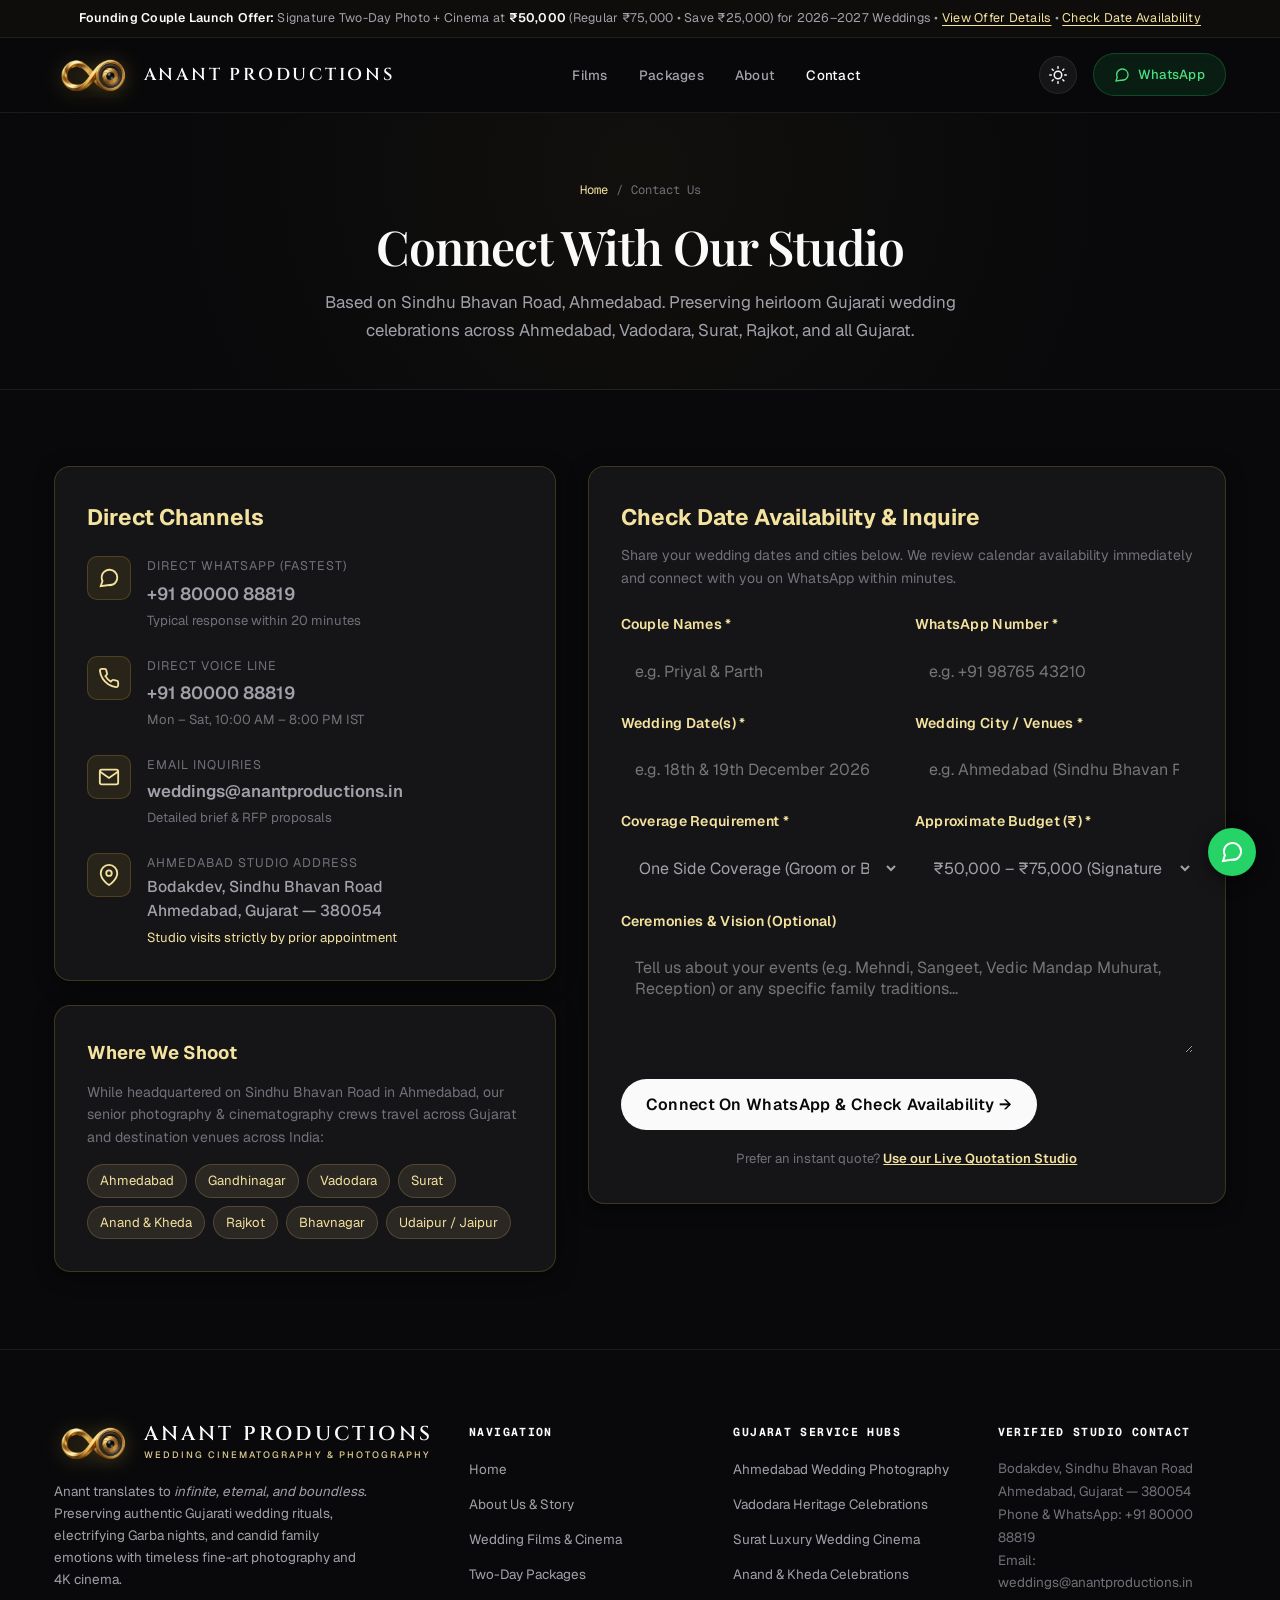
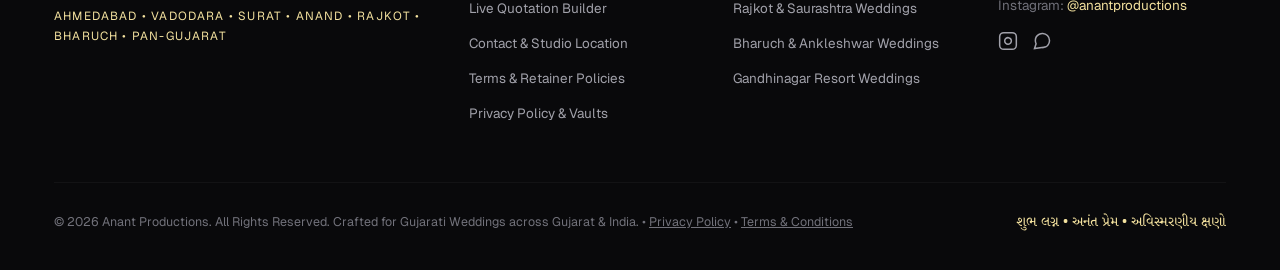
<file: contact.html>
<!DOCTYPE html>
<html lang="en" data-theme="dark">
<head>
  <meta charset="UTF-8">
  <meta name="viewport" content="width=device-width, initial-scale=1.0">
  <title>Contact Us &amp; Studio Location — Anant Productions | Ahmedabad, Gujarat</title>
  <meta name="description" content="Connect with Anant Productions in Ahmedabad. Check date availability for your wedding, book a studio consultation on Sindhu Bhavan Road, or chat on WhatsApp.">
  <meta name="keywords" content="Contact Anant Productions, wedding photographer Ahmedabad contact, Sindhu Bhavan Road studio, wedding photography booking Gujarat, Vadodara Surat wedding cinematographer">
  <link rel="canonical" href="https://anantproductions.in/contact.html">

  <!-- OpenGraph / Social Meta Tags -->
  <meta property="og:type" content="website">
  <meta property="og:url" content="https://anantproductions.in/contact.html">
  <meta property="og:title" content="Contact Us & Studio Location — Anant Productions">
  <meta property="og:description" content="Check date availability, book a studio consultation in Ahmedabad, or connect directly via WhatsApp for your Gujarati wedding.">
  <meta property="og:image" content="https://anantproductions.in/anant_logo.png">

  <!-- Favicon & Touch Icon -->
  <link rel="icon" type="image/png" href="anant_logo.png">
  <link rel="apple-touch-icon" href="anant_logo.png">

  <!-- Google Fonts -->
  <link rel="preconnect" href="https://fonts.googleapis.com">
  <link rel="preconnect" href="https://fonts.gstatic.com" crossorigin>
  <link href="https://fonts.googleapis.com/css2?family=Cinzel:wght@500;600;700&family=Geist+Mono:wght@400;500;600&family=Geist:wght@300;400;500;600;700&family=Noto+Serif+Gujarati:wght@400;600;700&family=Playfair+Display:ital,wght@0,500;0,600;0,700;1,400;1,600&display=swap" rel="stylesheet">

  <!-- Early Theme Detection Script (Zero FOUC) -->
  <script>
    (function () {
      try {
        var saved = localStorage.getItem('anant_theme');
        if (saved === 'light' || (!saved && window.matchMedia && window.matchMedia('(prefers-color-scheme: light)').matches)) {
          if (saved === 'light') {
            document.documentElement.setAttribute('data-theme', 'light');
          } else {
            document.documentElement.setAttribute('data-theme', 'dark');
          }
        } else {
          document.documentElement.setAttribute('data-theme', 'dark');
        }
      } catch (e) {}
    })();
  </script>

  <!-- Main Stylesheet -->
  <link rel="stylesheet" href="css/style.css?v=37">

  <style>
    @media (min-width: 961px) {
      .nav-links { display: flex; align-items: center; gap: clamp(14px, 1.8vw, 24px); list-style: none; }
      .nav-links li, .nav-link { white-space: nowrap !important; }
    }
    .nav-brand-img { height: 38px !important; width: auto !important; max-width: 84px !important; object-fit: contain !important; border: none !important; border-radius: 0 !important; box-shadow: none !important; }
    .form-group { margin-bottom: 18px; }
    .form-group label { display: block; font-size: 0.88rem; font-weight: 600; color: var(--gold-light); margin-bottom: 6px; letter-spacing: 0.02em; }
    .form-control {
      width: 100%;
      background: var(--bg-card);
      border: 1px solid var(--border);
      border-radius: var(--radius-sm);
      color: var(--text);
      padding: 12px 14px;
      font-size: 16px !important; /* Prevents auto-zoom on mobile */
      font-family: inherit;
      transition: border-color var(--transition), box-shadow var(--transition);
      box-sizing: border-box;
    }
    .form-control:focus {
      outline: none;
      border-color: var(--gold);
      box-shadow: 0 0 0 3px rgba(200, 169, 106, 0.2);
    }
    .form-row { display: grid; grid-template-columns: 1fr 1fr; gap: 16px; }
    @media (max-width: 640px) {
      .form-row { grid-template-columns: 1fr; gap: 14px; }
    }
  </style>

  <!-- Schema.org Structured Data -->
  <script type="application/ld+json">
  {
    "@context": "https://schema.org",
    "@type": "ContactPage",
    "mainEntity": {
      "@type": "ProfessionalService",
      "name": "Anant Productions",
      "image": "https://anantproductions.in/anant_logo.png",
      "telephone": "+918000088819",
      "email": "weddings@anantproductions.in",
      "address": {
        "@type": "PostalAddress",
        "streetAddress": "Bodakdev, Sindhu Bhavan Road",
        "addressLocality": "Ahmedabad",
        "addressRegion": "Gujarat",
        "postalCode": "380054",
        "addressCountry": "IN"
      },
      "geo": {
        "@type": "GeoCoordinates",
        "latitude": 23.0396,
        "longitude": 72.5065
      },
      "openingHoursSpecification": [
        {
          "@type": "OpeningHoursSpecification",
          "dayOfWeek": ["Monday", "Tuesday", "Wednesday", "Thursday", "Friday", "Saturday"],
          "opens": "10:00",
          "closes": "20:00"
        }
      ],
      "priceRange": "₹₹₹"
    }
  }
  </script>
  <!-- Professional Clean Routing & URL Normalizer -->
  <script>
    (function () {
      try {
        var p = window.location.pathname;
        if (p.endsWith('/index.html') || p === '/index.html' || p === 'index.html') {
          var clean = p.replace(/\/?index\.html\/?$/i, '/') || '/';
          window.history.replaceState(null, document.title, clean + window.location.search + window.location.hash);
        } else if (p.endsWith('.html')) {
          var clean = p.replace(/\.html$/i, '');
          window.history.replaceState(null, document.title, clean + window.location.search + window.location.hash);
        }
      } catch (e) {}
    })();
  </script>
</head>
<body>
  <!-- Top Announcement Bar -->
  <aside class="top-banner" aria-label="Special Launch Announcement">
    <div class="container" style="display: flex; justify-content: center; align-items: center; text-align: center;">
      <span>
        <strong>Founding Couple Launch Offer:</strong> Signature Two-Day Photo + Cinema at <strong>₹50,000</strong> (Regular ₹75,000 &bull; Save ₹25,000) for 2026–2027 Weddings &bull; <a href="./#launch-offer">View Offer Details</a> &bull; <a href="#inquiry-form">Check Date Availability</a>
      </span>
    </div>
  </aside>

  <!-- Main Navigation Header -->
  <header class="navbar">
    <div class="container nav-container">
      <a href="./" class="nav-brand" aria-label="Anant Productions Home">
        <img src="anant_logo.png" alt="Anant Productions Logo" class="nav-brand-img">
        <div class="nav-brand-text">
          <span class="nav-brand-title">ANANT PRODUCTIONS</span>
        </div>
      </a>

      <!-- Desktop Nav Links -->
      <nav aria-label="Main Navigation">
        <ul class="nav-links">
          <li><a href="./#films" class="nav-link">Films</a></li>
          <li><a href="./#packages" class="nav-link">Packages</a></li>
          <li><a href="about.html" class="nav-link">About</a></li>
          <li><a href="contact.html" class="nav-link active">Contact</a></li>
        </ul>
      </nav>

      <!-- Desktop Nav Actions -->
      <div class="nav-actions">
        <!-- Theme Toggle Button -->
        <button type="button" class="theme-toggle-btn" id="theme-toggle-btn" aria-label="Switch to Light Mode" title="Switch between dark and light mode">
          <svg class="theme-toggle-icon theme-toggle-icon-sun" width="18" height="18" viewBox="0 0 24 24" fill="none" stroke="currentColor" stroke-width="2" stroke-linecap="round" stroke-linejoin="round" aria-hidden="true">
            <circle cx="12" cy="12" r="5"></circle>
            <line x1="12" y1="1" x2="12" y2="3"></line>
            <line x1="12" y1="21" x2="12" y2="23"></line>
            <line x1="4.22" y1="4.22" x2="5.64" y2="5.64"></line>
            <line x1="18.36" y1="18.36" x2="19.78" y2="19.78"></line>
            <line x1="1" y1="12" x2="3" y2="12"></line>
            <line x1="21" y1="12" x2="23" y2="12"></line>
            <line x1="4.22" y1="19.78" x2="5.64" y2="18.36"></line>
            <line x1="18.36" y1="5.64" x2="19.78" y2="4.22"></line>
          </svg>
          <svg class="theme-toggle-icon theme-toggle-icon-moon" width="18" height="18" viewBox="0 0 24 24" fill="none" stroke="currentColor" stroke-width="2" stroke-linecap="round" stroke-linejoin="round" aria-hidden="true">
            <path d="M21 12.79A9 9 0 1 1 11.21 3 7 7 0 0 0 21 12.79z"></path>
          </svg>
        </button>

        <a href="https://wa.me/918000088819?text=Hello%20Anant%20Productions!%20We%20would%20love%20to%20check%20date%20availability." target="_blank" rel="noopener" class="btn btn-whatsapp" aria-label="Chat on WhatsApp">
          <svg width="16" height="16" viewBox="0 0 24 24" fill="none" stroke="currentColor" stroke-width="2" aria-hidden="true"><path d="M21 11.5a8.38 8.38 0 0 1-.9 3.8 8.5 8.5 0 0 1-7.6 4.7 8.38 8.38 0 0 1 3.8-.9L3 21l1.9-5.7a8.38 8.38 0 0 1-.9-3.8 8.5 8.5 0 0 1 4.7-7.6 8.38 8.38 0 0 1 3.8-.9h.5a8.48 8.48 0 0 1 8 8v.5z"/></svg>
          WhatsApp
        </a>
        <a href="quote.html" class="btn btn-gold" id="nav-cta-date" style="display: none !important;">
          Quote Builder
        </a>
        <button class="mobile-menu-toggle" aria-label="Toggle navigation menu" aria-expanded="false">
          ☰
        </button>
      </div>
    </div>
  </header>

  <!-- Mobile Drawer Menu -->
  <div class="mobile-drawer" style="display: none; position: fixed; inset: 0; background: rgba(9,9,11,0.98); z-index: 999; padding: 36px 24px; flex-direction: column; justify-content: space-between;">
    <div>
      <div style="display: flex; justify-content: space-between; align-items: center; margin-bottom: 32px;">
        <div style="display: flex; align-items: center; gap: 12px;">
          <img src="anant_logo.png" alt="Anant Productions Logo" class="nav-brand-img" style="height: 32px; width: auto;">
          <div class="nav-brand-text">
            <span class="nav-brand-title" style="font-size: 1.05rem;">ANANT PRODUCTIONS</span>
          </div>
        </div>
        <button class="mobile-drawer-close" aria-label="Close navigation menu" style="background: none; border: none; color: var(--gold-light); font-size: 1.8rem; cursor: pointer;">✕</button>
      </div>
      <ul style="list-style: none; display: flex; flex-direction: column; gap: 16px; font-size: 1rem; font-family: var(--font-mono);">
        <li><a href="./" class="mobile-nav-link">Home</a></li>
        <li><a href="about.html" class="mobile-nav-link">About Us &amp; Story</a></li>
        <li><a href="./#films" class="mobile-nav-link">Wedding Films &amp; Cinema</a></li>
        <li><a href="./#packages" class="mobile-nav-link">Curated Packages</a></li>
        <li><a href="quote.html" class="mobile-nav-link" style="color: var(--gold-light);">⚡ Quotation Builder</a></li>
        <li><a href="contact.html" class="mobile-nav-link" style="color: var(--gold-light);">✦ Contact &amp; Studio Location</a></li>
        <li><a href="terms-and-conditions.html" class="mobile-nav-link" style="font-size: 0.9rem; color: var(--mute);">Terms &amp; Retainer Policies</a></li>
        <li><a href="privacy-policy.html" class="mobile-nav-link" style="font-size: 0.9rem; color: var(--mute);">Privacy Policy &amp; Vaults</a></li>
      </ul>
    </div>
    <div style="display: flex; flex-direction: column; gap: 12px; margin-top: 24px;">
      <button type="button" class="btn btn-outline-gold" id="mobile-theme-toggle-btn" style="width: 100%; justify-content: center; gap: 8px;">
        <span class="mobile-theme-label">☀️ Switch to Light Mode</span>
      </button>
      <a href="https://wa.me/918000088819?text=Hello%20Anant%20Productions!%20We%20would%20love%20to%20connect." class="btn btn-whatsapp" style="width: 100%; justify-content: center;">
        <svg width="18" height="18" viewBox="0 0 24 24" fill="none" stroke="currentColor" stroke-width="2"><path d="M21 11.5a8.38 8.38 0 0 1-.9 3.8 8.5 8.5 0 0 1-7.6 4.7 8.38 8.38 0 0 1-3.8-.9L3 21l1.9-5.7a8.38 8.38 0 0 1-.9-3.8 8.5 8.5 0 0 1 4.7-7.6 8.38 8.38 0 0 1 3.8-.9h.5a8.48 8.48 0 0 1 8 8v.5z"/></svg>
        Chat on WhatsApp
      </a>
      <a href="#inquiry-form" class="btn btn-gold mobile-drawer-cta" style="width: 100%; justify-content: center;">
        Check Date Availability
      </a>
    </div>
  </div>

  <main id="main-content">
    <!-- Page Hero Banner -->
    <section class="page-hero">
      <div class="container">
        <nav class="page-breadcrumbs" aria-label="Breadcrumb">
          <a href="./">Home</a>
          <span class="page-breadcrumbs-sep">/</span>
          <span aria-current="page">Contact Us</span>
        </nav>
        <h1 class="page-title">Connect With Our Studio</h1>
        <p class="page-subtitle">
          Based on Sindhu Bhavan Road, Ahmedabad. Preserving heirloom Gujarati wedding celebrations across Ahmedabad, Vadodara, Surat, Rajkot, and all Gujarat.
        </p>
      </div>
    </section>

    <!-- Main Content Section -->
    <section style="padding: clamp(40px, 6vw, 80px) 0;">
      <div class="container">
        <div class="contact-layout-grid">
          
          <!-- Left Column: Studio Information & Direct Channels -->
          <div>
            <div class="contact-info-card" style="margin-bottom: 24px;">
              <h2 style="font-family: var(--font-cinzel); font-size: 1.4rem; color: var(--gold-light); margin-bottom: 20px;">
                Direct Channels
              </h2>

              <!-- WhatsApp Direct -->
              <div class="contact-meta-item">
                <div class="contact-icon-bubble" aria-hidden="true">
                  <svg width="22" height="22" viewBox="0 0 24 24" fill="none" stroke="currentColor" stroke-width="2"><path d="M21 11.5a8.38 8.38 0 0 1-.9 3.8 8.5 8.5 0 0 1-7.6 4.7 8.38 8.38 0 0 1 3.8-.9L3 21l1.9-5.7a8.38 8.38 0 0 1-.9-3.8 8.5 8.5 0 0 1 4.7-7.6 8.38 8.38 0 0 1 3.8-.9h.5a8.48 8.48 0 0 1 8 8v.5z"/></svg>
                </div>
                <div>
                  <div style="font-size: 0.78rem; text-transform: uppercase; letter-spacing: 0.08em; color: var(--mute);">Direct WhatsApp (Fastest)</div>
                  <div style="font-size: 1.1rem; font-weight: 600; color: var(--text); margin-top: 2px;">
                    <a href="https://wa.me/918000088819?text=Hello%20Anant%20Productions!%20We%20would%20love%20to%20check%20wedding%20dates." target="_blank" rel="noopener" style="color: inherit; text-decoration: none;">+91 80000 88819</a>
                  </div>
                  <div style="font-size: 0.82rem; color: var(--mute); margin-top: 2px;">Typical response within 20 minutes</div>
                </div>
              </div>

              <!-- Phone Call -->
              <div class="contact-meta-item">
                <div class="contact-icon-bubble" aria-hidden="true">
                  <svg width="22" height="22" viewBox="0 0 24 24" fill="none" stroke="currentColor" stroke-width="2"><path d="M22 16.92v3a2 2 0 0 1-2.18 2 19.79 19.79 0 0 1-8.63-3.07 19.5 19.5 0 0 1-6-6 19.79 19.79 0 0 1-3.07-8.67A2 2 0 0 1 4.11 2h3a2 2 0 0 1 2 1.72 12.84 12.84 0 0 0 .7 2.81 2 2 0 0 1-.45 2.11L8.09 9.91a16 16 0 0 0 6 6l1.27-1.27a2 2 0 0 1 2.11-.45 12.84 12.84 0 0 0 2.81.7A2 2 0 0 1 22 16.92z"/></svg>
                </div>
                <div>
                  <div style="font-size: 0.78rem; text-transform: uppercase; letter-spacing: 0.08em; color: var(--mute);">Direct Voice Line</div>
                  <div style="font-size: 1.1rem; font-weight: 600; color: var(--text); margin-top: 2px;">
                    <a href="tel:+918000088819" style="color: inherit; text-decoration: none;">+91 80000 88819</a>
                  </div>
                  <div style="font-size: 0.82rem; color: var(--mute); margin-top: 2px;">Mon &ndash; Sat, 10:00 AM &ndash; 8:00 PM IST</div>
                </div>
              </div>

              <!-- Email Direct -->
              <div class="contact-meta-item">
                <div class="contact-icon-bubble" aria-hidden="true">
                  <svg width="22" height="22" viewBox="0 0 24 24" fill="none" stroke="currentColor" stroke-width="2"><path d="M4 4h16c1.1 0 2 .9 2 2v12c0 1.1-.9 2-2 2H4c-1.1 0-2-.9-2-2V6c0-1.1.9-2 2-2z"/><polyline points="22,6 12,13 2,6"/></svg>
                </div>
                <div>
                  <div style="font-size: 0.78rem; text-transform: uppercase; letter-spacing: 0.08em; color: var(--mute);">Email Inquiries</div>
                  <div style="font-size: 1.05rem; font-weight: 600; color: var(--text); margin-top: 2px;">
                    <a href="mailto:weddings@anantproductions.in" style="color: inherit; text-decoration: none;">weddings@anantproductions.in</a>
                  </div>
                  <div style="font-size: 0.82rem; color: var(--mute); margin-top: 2px;">Detailed brief &amp; RFP proposals</div>
                </div>
              </div>

              <!-- Physical Studio -->
              <div class="contact-meta-item" style="margin-bottom: 0;">
                <div class="contact-icon-bubble" aria-hidden="true">
                  <svg width="22" height="22" viewBox="0 0 24 24" fill="none" stroke="currentColor" stroke-width="2"><path d="M21 10c0 7-9 13-9 13s-9-6-9-13a9 9 0 0 1 18 0z"/><circle cx="12" cy="10" r="3"/></svg>
                </div>
                <div>
                  <div style="font-size: 0.78rem; text-transform: uppercase; letter-spacing: 0.08em; color: var(--mute);">Ahmedabad Studio Address</div>
                  <div style="font-size: 0.98rem; font-weight: 500; color: var(--text); margin-top: 2px; line-height: 1.5;">
                    Bodakdev, Sindhu Bhavan Road<br>
                    Ahmedabad, Gujarat &mdash; 380054
                  </div>
                  <div style="font-size: 0.82rem; color: var(--gold-light); margin-top: 4px;">Studio visits strictly by prior appointment</div>
                </div>
              </div>
            </div>

            <!-- Gujarat Coverage Hubs Card -->
            <div class="contact-info-card">
              <h3 style="font-family: var(--font-cinzel); font-size: 1.15rem; color: var(--gold-light); margin-bottom: 12px;">
                Where We Shoot
              </h3>
              <p style="font-size: 0.88rem; color: var(--mute); line-height: 1.6; margin-bottom: 16px;">
                While headquartered on Sindhu Bhavan Road in Ahmedabad, our senior photography &amp; cinematography crews travel across Gujarat and destination venues across India:
              </p>
              <div style="display: flex; flex-wrap: wrap; gap: 8px;">
                <span class="badge" style="background: rgba(200, 169, 106, 0.12); color: var(--gold-light); border: 1px solid rgba(200, 169, 106, 0.25); padding: 5px 12px; border-radius: 999px; font-size: 0.82rem;">Ahmedabad</span>
                <span class="badge" style="background: rgba(200, 169, 106, 0.12); color: var(--gold-light); border: 1px solid rgba(200, 169, 106, 0.25); padding: 5px 12px; border-radius: 999px; font-size: 0.82rem;">Gandhinagar</span>
                <span class="badge" style="background: rgba(200, 169, 106, 0.12); color: var(--gold-light); border: 1px solid rgba(200, 169, 106, 0.25); padding: 5px 12px; border-radius: 999px; font-size: 0.82rem;">Vadodara</span>
                <span class="badge" style="background: rgba(200, 169, 106, 0.12); color: var(--gold-light); border: 1px solid rgba(200, 169, 106, 0.25); padding: 5px 12px; border-radius: 999px; font-size: 0.82rem;">Surat</span>
                <span class="badge" style="background: rgba(200, 169, 106, 0.12); color: var(--gold-light); border: 1px solid rgba(200, 169, 106, 0.25); padding: 5px 12px; border-radius: 999px; font-size: 0.82rem;">Anand &amp; Kheda</span>
                <span class="badge" style="background: rgba(200, 169, 106, 0.12); color: var(--gold-light); border: 1px solid rgba(200, 169, 106, 0.25); padding: 5px 12px; border-radius: 999px; font-size: 0.82rem;">Rajkot</span>
                <span class="badge" style="background: rgba(200, 169, 106, 0.12); color: var(--gold-light); border: 1px solid rgba(200, 169, 106, 0.25); padding: 5px 12px; border-radius: 999px; font-size: 0.82rem;">Bhavnagar</span>
                <span class="badge" style="background: rgba(200, 169, 106, 0.12); color: var(--gold-light); border: 1px solid rgba(200, 169, 106, 0.25); padding: 5px 12px; border-radius: 999px; font-size: 0.82rem;">Udaipur / Jaipur</span>
              </div>
            </div>
          </div>

          <!-- Right Column: Interactive Date Availability Form -->
          <div>
            <div class="contact-info-card" id="inquiry-form">
              <h2 style="font-family: var(--font-cinzel); font-size: 1.4rem; color: var(--gold-light); margin-bottom: 8px;">
                Check Date Availability &amp; Inquire
              </h2>
              <p style="font-size: 0.88rem; color: var(--mute); line-height: 1.6; margin-bottom: 24px;">
                Share your wedding dates and cities below. We review calendar availability immediately and connect with you on WhatsApp within minutes.
              </p>

              <form id="contact-booking-form" onsubmit="handleContactSubmit(event)">
                <div class="form-row">
                  <div class="form-group">
                    <label for="couple-names">Couple Names *</label>
                    <input type="text" id="couple-names" class="form-control" placeholder="e.g. Priyal &amp; Parth" required>
                  </div>
                  <div class="form-group">
                    <label for="contact-phone">WhatsApp Number *</label>
                    <input type="tel" id="contact-phone" class="form-control" placeholder="e.g. +91 98765 43210" required>
                  </div>
                </div>

                <div class="form-row">
                  <div class="form-group">
                    <label for="wedding-date">Wedding Date(s) *</label>
                    <input type="text" id="wedding-date" class="form-control" placeholder="e.g. 18th &amp; 19th December 2026" required>
                  </div>
                  <div class="form-group">
                    <label for="wedding-city">Wedding City / Venues *</label>
                    <input type="text" id="wedding-city" class="form-control" placeholder="e.g. Ahmedabad (Sindhu Bhavan Road)" required>
                  </div>
                </div>

                <div class="form-row">
                  <div class="form-group">
                    <label for="coverage-type">Coverage Requirement *</label>
                    <select id="coverage-type" class="form-control">
                      <option value="One Side Coverage">One Side Coverage (Groom or Bride)</option>
                      <option value="Both Sides (Joint Venue)">Both Sides Coverage &mdash; Joint Venue (1.4x)</option>
                      <option value="Both Sides (Different Locations)">Both Sides Coverage &mdash; Different Locations (1.85x)</option>
                      <option value="Pre-Wedding & Destination">Pre-Wedding / Destination Wedding</option>
                    </select>
                  </div>
                  <div class="form-group">
                    <label for="contact-budget">Approximate Budget (₹) *</label>
                    <select id="contact-budget" class="form-control">
                      <option value="Founding Couple Launch Offer (₹50,000)">Founding Couple Launch Offer (₹50,000)</option>
                      <option value="₹40,000 – ₹55,000 (Essential Tier)">₹40,000 – ₹55,000 (Essential Tier)</option>
                      <option value="₹50,000 – ₹75,000 (Signature Photo + Cinema)" selected>₹50,000 – ₹75,000 (Signature Photo + Cinema)</option>
                      <option value="₹75,000 – ₹1,00,000 (Premium Wedding Story)">₹75,000 – ₹1,00,000 (Premium Wedding Story)</option>
                      <option value="₹1,00,000+ (Grand / Multi-Day Celebration)">₹1,00,000+ (Grand / Multi-Day Celebration)</option>
                      <option value="Flexible / Need Advice">Flexible / Need Advice</option>
                    </select>
                  </div>
                </div>

                <div class="form-group">
                  <label for="wedding-notes">Ceremonies &amp; Vision (Optional)</label>
                  <textarea id="wedding-notes" class="form-control" rows="4" placeholder="Tell us about your events (e.g. Mehndi, Sangeet, Vedic Mandap Muhurat, Reception) or any specific family traditions..."></textarea>
                </div>

                <button type="submit" class="btn btn-gold btn-block" style="padding: 14px 24px; font-size: 1rem; margin-top: 8px;">
                  Connect On WhatsApp &amp; Check Availability &rarr;
                </button>

                <div style="text-align: center; margin-top: 16px;">
                  <span style="font-size: 0.82rem; color: var(--mute);">
                    Prefer an instant quote? <a href="quote.html" style="color: var(--gold-light); font-weight: 600; text-decoration: underline;">Use our Live Quotation Studio</a>
                  </span>
                </div>
              </form>
            </div>
          </div>

        </div>
      </div>
    </section>
  </main>

  <!-- Site Footer -->
  <footer class="footer">
    <div class="container">
      <div class="footer-top">
        <!-- Col 1: Brand Info -->
        <div>
          <div class="nav-brand" style="margin-bottom: 16px;">
            <img src="anant_logo.png" alt="Anant Productions Logo" class="nav-brand-img" style="height: 40px; width: auto; max-width: 90px;">
            <div class="nav-brand-text">
              <span class="nav-brand-title" style="font-size: 1.25rem;">ANANT PRODUCTIONS</span>
              <span class="nav-brand-sub" style="font-size: 0.58rem;">WEDDING CINEMATOGRAPHY &amp; PHOTOGRAPHY</span>
            </div>
          </div>
          <p class="footer-brand-desc">
            Anant translates to <em>infinite, eternal, and boundless</em>. Preserving authentic Gujarati wedding rituals, electrifying Garba nights, and candid family emotions with timeless fine-art photography and 4K cinema.
          </p>
          <div style="font-family: var(--font-sans); font-size: 0.74rem; color: var(--gold-light); letter-spacing: 0.1em; text-transform: uppercase;">
            Ahmedabad &bull; Vadodara &bull; Surat &bull; Anand &bull; Rajkot &bull; Bharuch &bull; Pan-Gujarat
          </div>
        </div>

        <!-- Col 2: Navigation Links -->
        <div>
          <h4 class="footer-col-title">Navigation</h4>
          <ul class="footer-links">
            <li><a href="./" class="footer-link">Home</a></li>
            <li><a href="about.html" class="footer-link">About Us &amp; Story</a></li>
            <li><a href="./#films" class="footer-link">Wedding Films &amp; Cinema</a></li>
            <li><a href="./#packages" class="footer-link">Two-Day Packages</a></li>
            <li><a href="quote.html" class="footer-link">Live Quotation Builder</a></li>
            <li><a href="contact.html" class="footer-link">Contact &amp; Studio Location</a></li>
            <li><a href="terms-and-conditions.html" class="footer-link">Terms &amp; Retainer Policies</a></li>
            <li><a href="privacy-policy.html" class="footer-link">Privacy Policy &amp; Vaults</a></li>
          </ul>
        </div>

        <!-- Col 3: Service Areas in Gujarat -->
        <div>
          <h4 class="footer-col-title">Gujarat Service Hubs</h4>
          <ul class="footer-links">
            <li><a href="contact.html" class="footer-link">Ahmedabad Wedding Photography</a></li>
            <li><a href="contact.html" class="footer-link">Vadodara Heritage Celebrations</a></li>
            <li><a href="contact.html" class="footer-link">Surat Luxury Wedding Cinema</a></li>
            <li><a href="contact.html" class="footer-link">Anand &amp; Kheda Celebrations</a></li>
            <li><a href="contact.html" class="footer-link">Rajkot &amp; Saurashtra Weddings</a></li>
            <li><a href="contact.html" class="footer-link">Bharuch &amp; Ankleshwar Weddings</a></li>
            <li><a href="contact.html" class="footer-link">Gandhinagar Resort Weddings</a></li>
          </ul>
        </div>

        <!-- Col 4: Verified Contact & Social -->
        <div>
          <h4 class="footer-col-title">Verified Studio Contact</h4>
          <p style="font-size: 0.84rem; color: var(--mute); line-height: 1.7; margin-bottom: 14px;">
            Bodakdev, Sindhu Bhavan Road<br>
            Ahmedabad, Gujarat &mdash; 380054<br>
            Phone &amp; WhatsApp: +91 80000 88819<br>
            Email: weddings@anantproductions.in<br>
            Instagram: <a href="https://instagram.com/anantproductions" target="_blank" rel="noopener" style="color: var(--gold-light); text-decoration: none;">@anantproductions</a>
          </p>
          <div style="display: flex; gap: 14px; color: var(--body);">
            <a href="https://instagram.com/anantproductions" target="_blank" rel="noopener" aria-label="Instagram (@anantproductions)" title="Instagram: @anantproductions" style="display: flex; align-items: center;">
              <svg width="20" height="20" viewBox="0 0 24 24" fill="none" stroke="currentColor" stroke-width="1.8"><rect x="2" y="2" width="20" height="20" rx="5" ry="5"/><path d="M16 11.37A4 4 0 1 1 12.63 8 4 4 0 0 1 16 11.37z"/><line x1="17.5" y1="6.5" x2="17.51" y2="6.5"/></svg>
            </a>
            <a href="https://wa.me/918000088819?text=Hello%20Anant%20Productions!%20We%20would%20love%20to%20connect." target="_blank" rel="noopener" aria-label="WhatsApp (+91 80000 88819)" title="WhatsApp" style="display: flex; align-items: center;">
              <svg width="20" height="20" viewBox="0 0 24 24" fill="none" stroke="currentColor" stroke-width="1.8"><path d="M21 11.5a8.38 8.38 0 0 1-.9 3.8 8.5 8.5 0 0 1-7.6 4.7 8.38 8.38 0 0 1 3.8-.9L3 21l1.9-5.7a8.38 8.38 0 0 1-.9-3.8 8.5 8.5 0 0 1 4.7-7.6 8.38 8.38 0 0 1 3.8-.9h.5a8.48 8.48 0 0 1 8 8v.5z"/></svg>
            </a>
          </div>
        </div>
      </div>

      <div class="footer-bottom">
        <div>
          &copy; 2026 Anant Productions. All Rights Reserved. Crafted for Gujarati Weddings across Gujarat &amp; India.
          &bull; <a href="privacy-policy.html" style="color: var(--mute); text-decoration: underline;">Privacy Policy</a>
          &bull; <a href="terms-and-conditions.html" style="color: var(--mute); text-decoration: underline;">Terms &amp; Conditions</a>
        </div>
        <div style="font-family: var(--font-gujarati); color: var(--gold-light); font-size: 0.88rem;">
          શુભ લગ્ન &bull; અનંત પ્રેમ &bull; અવિસ્મરણીય ક્ષણો
        </div>
      </div>
    </div>
  </footer>

  <!-- FLOATING RETURN TO TOP BUTTON -->
  <button type="button" id="scroll-to-top" class="scroll-to-top" aria-label="Return to top" title="Return to top">
    <svg width="20" height="20" viewBox="0 0 24 24" fill="none" stroke="currentColor" stroke-width="2.2" stroke-linecap="round" stroke-linejoin="round" aria-hidden="true">
      <line x1="12" y1="19" x2="12" y2="5"></line>
      <polyline points="5 12 12 5 19 12"></polyline>
    </svg>
  </button>

  <!-- Floating Desktop WhatsApp -->
  <a href="https://wa.me/918000088819?text=Hello%20Anant%20Productions!%20We%20are%20planning%20our%20wedding%20and%20would%20love%20to%20connect." target="_blank" rel="noopener" class="floating-whatsapp" aria-label="Chat directly on WhatsApp" title="Chat Directly on WhatsApp">
    <svg width="24" height="24" viewBox="0 0 24 24" fill="none" stroke="currentColor" stroke-width="2" aria-hidden="true"><path d="M21 11.5a8.38 8.38 0 0 1-.9 3.8 8.5 8.5 0 0 1-7.6 4.7 8.38 8.38 0 0 1 3.8-.9L3 21l1.9-5.7a8.38 8.38 0 0 1-.9-3.8 8.5 8.5 0 0 1 4.7-7.6 8.38 8.38 0 0 1 3.8-.9h.5a8.48 8.48 0 0 1 8 8v.5z"/></svg>
  </a>

  <!-- Central Configuration & Main JavaScript -->
  <script src="js/config.js?v=37"></script>
  <script src="js/main.js?v=37"></script>

  <script>
    function handleContactSubmit(e) {
      e.preventDefault();
      var names = document.getElementById('couple-names').value.trim();
      var phone = document.getElementById('contact-phone').value.trim();
      var date = document.getElementById('wedding-date').value.trim();
      var city = document.getElementById('wedding-city').value.trim();
      var coverage = document.getElementById('coverage-type').value;
      var budget = document.getElementById('contact-budget').value;
      var notes = document.getElementById('wedding-notes').value.trim();

      var msg = 'Hello Anant Productions! We would like to inquire about wedding coverage availability:\n\n' +
        '• Couple / Contact: ' + names + '\n' +
        '• Phone: ' + phone + '\n' +
        '• Wedding Date(s): ' + date + '\n' +
        '• City / Venues: ' + city + '\n' +
        '• Coverage: ' + coverage + '\n' +
        '• Approximate Budget: ' + budget;

      if (notes) {
        msg += '\n• Notes: ' + notes;
      }

      var encoded = encodeURIComponent(msg);
      window.open('https://wa.me/918000088819?text=' + encoded, '_blank');
    }
  </script>
</body>
</html>
</file>
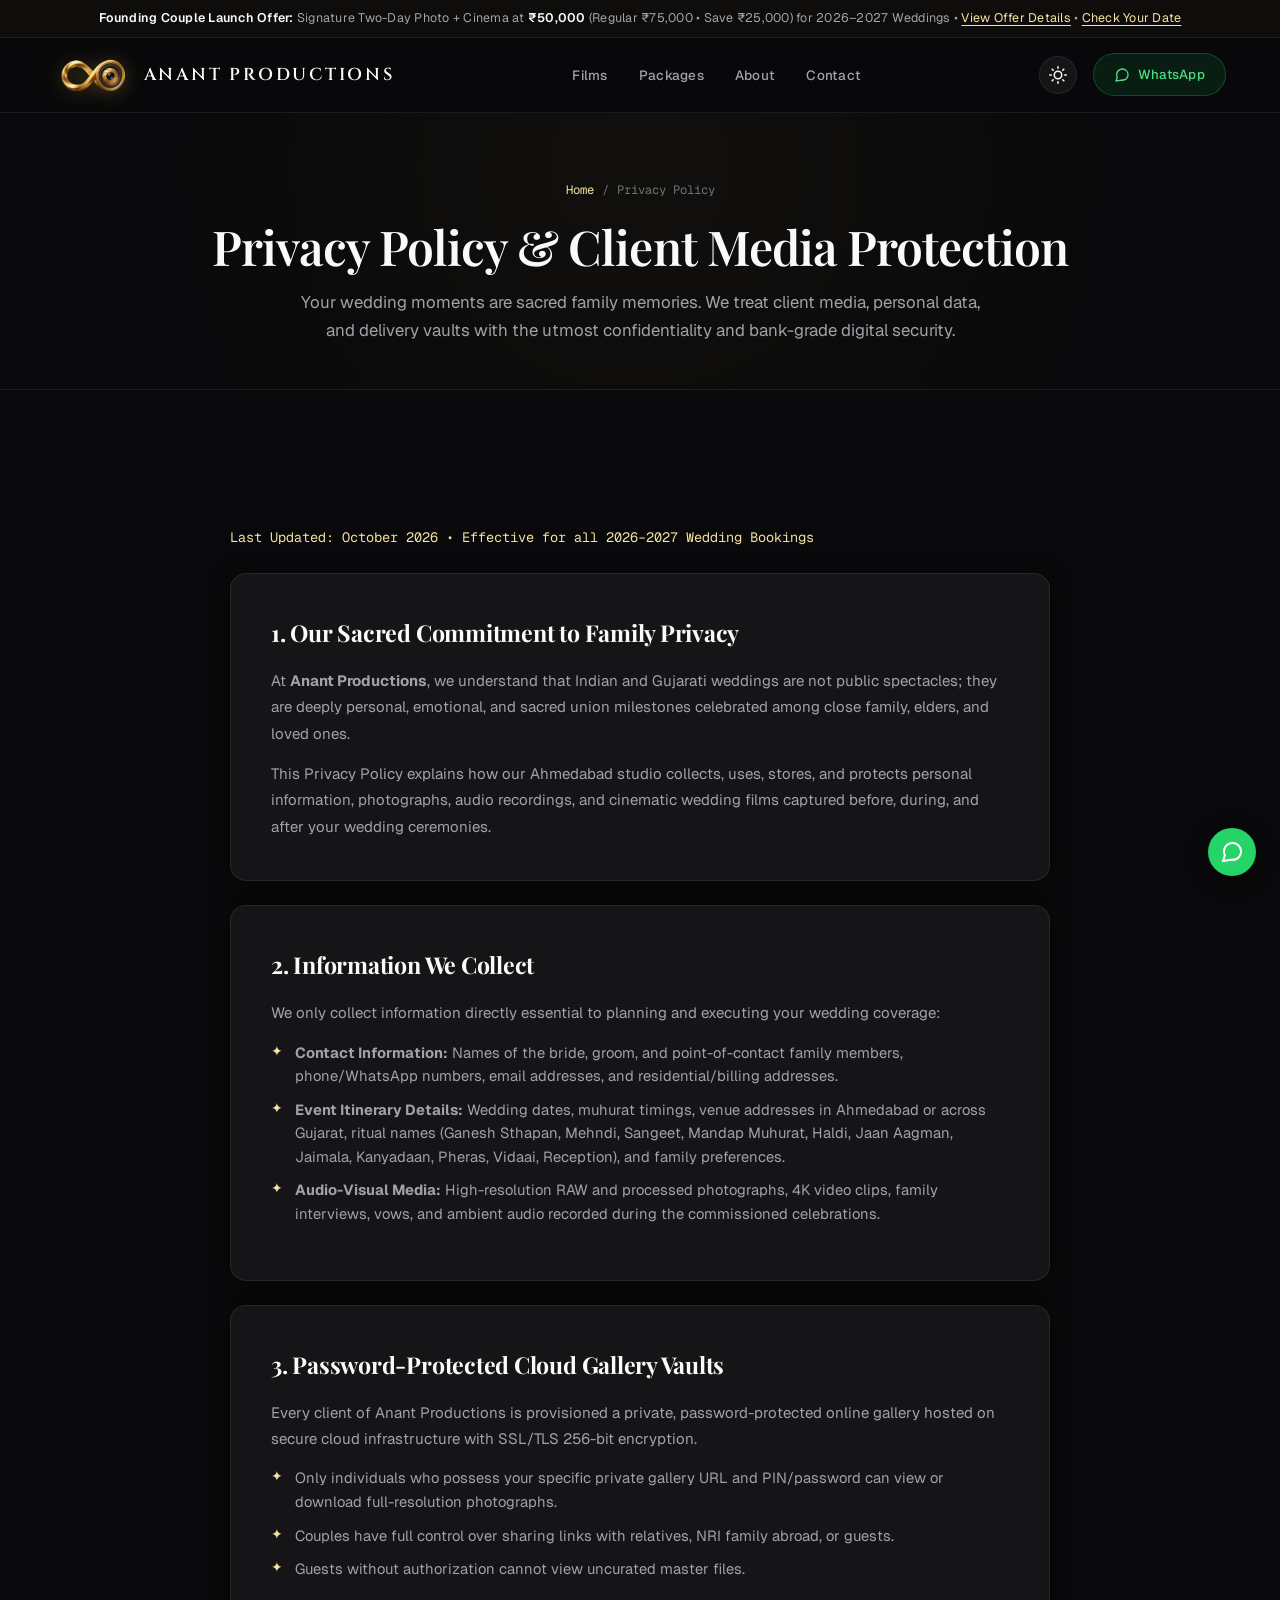
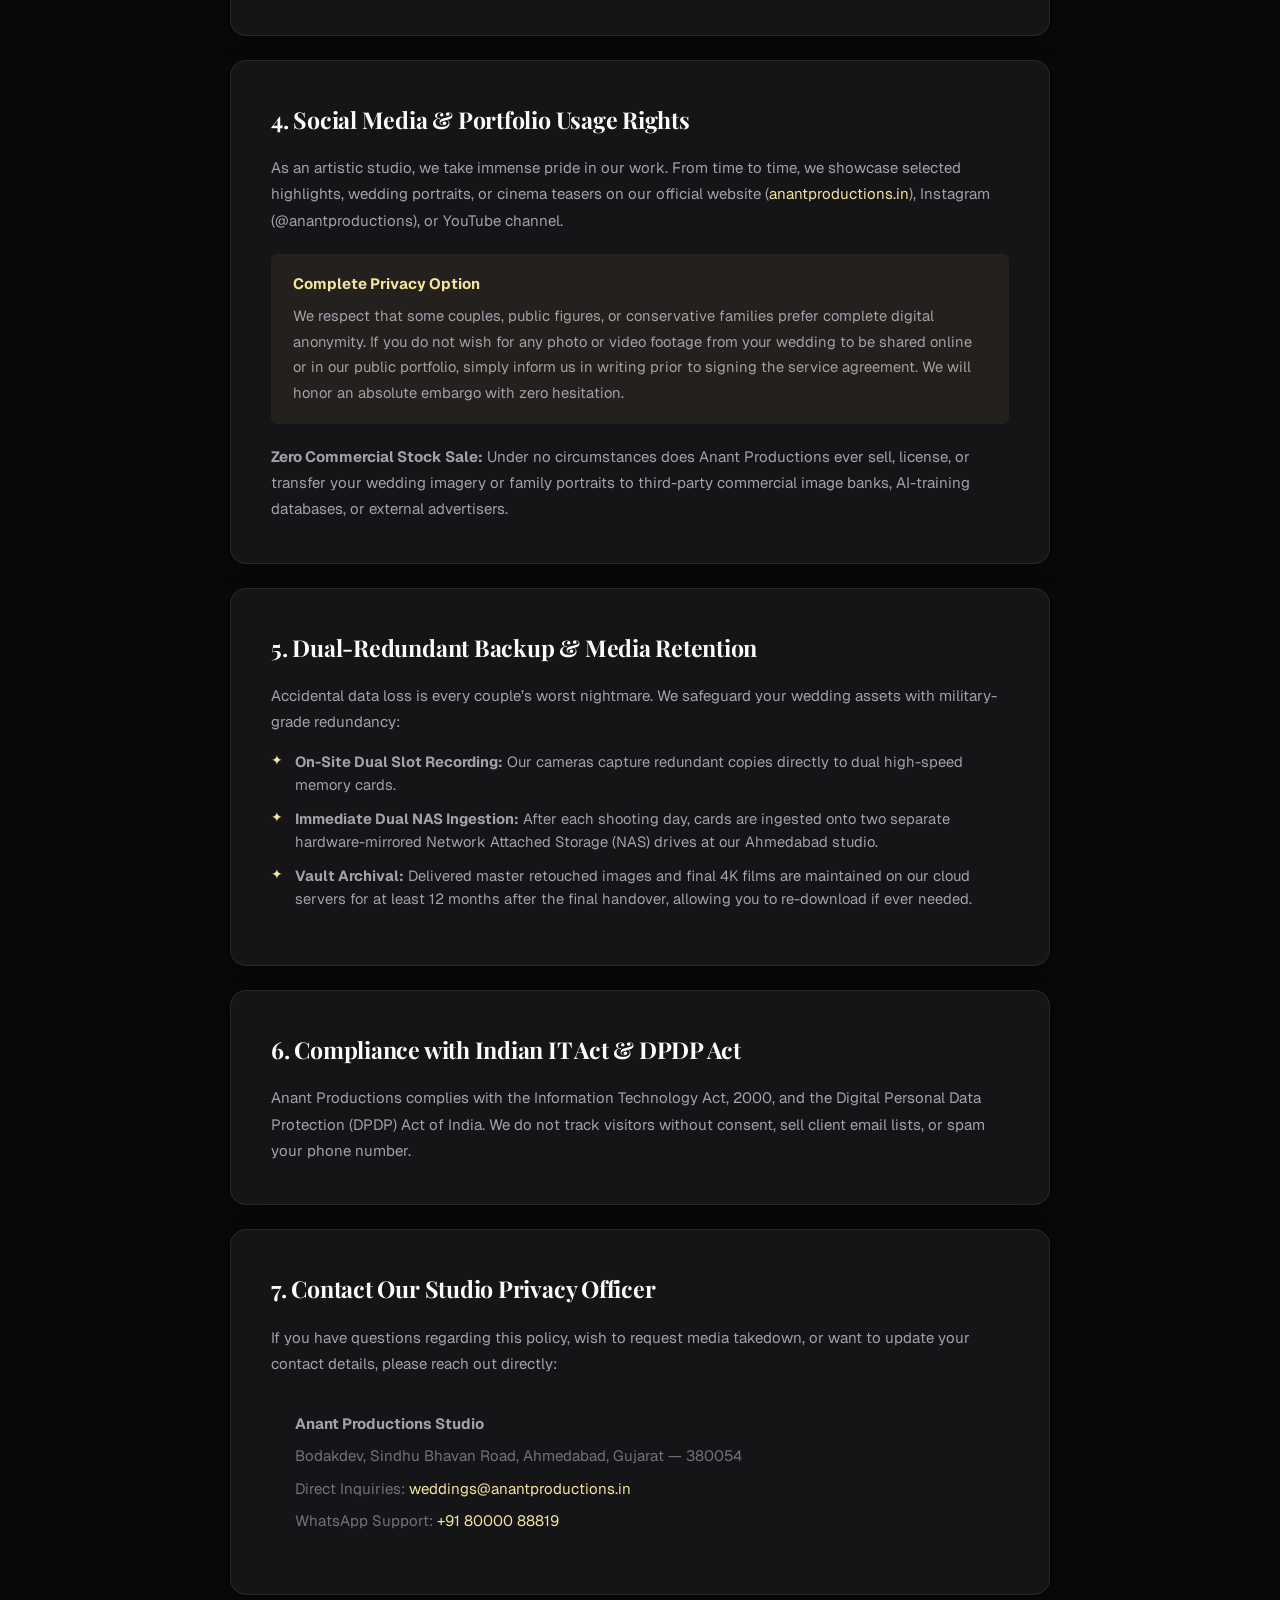
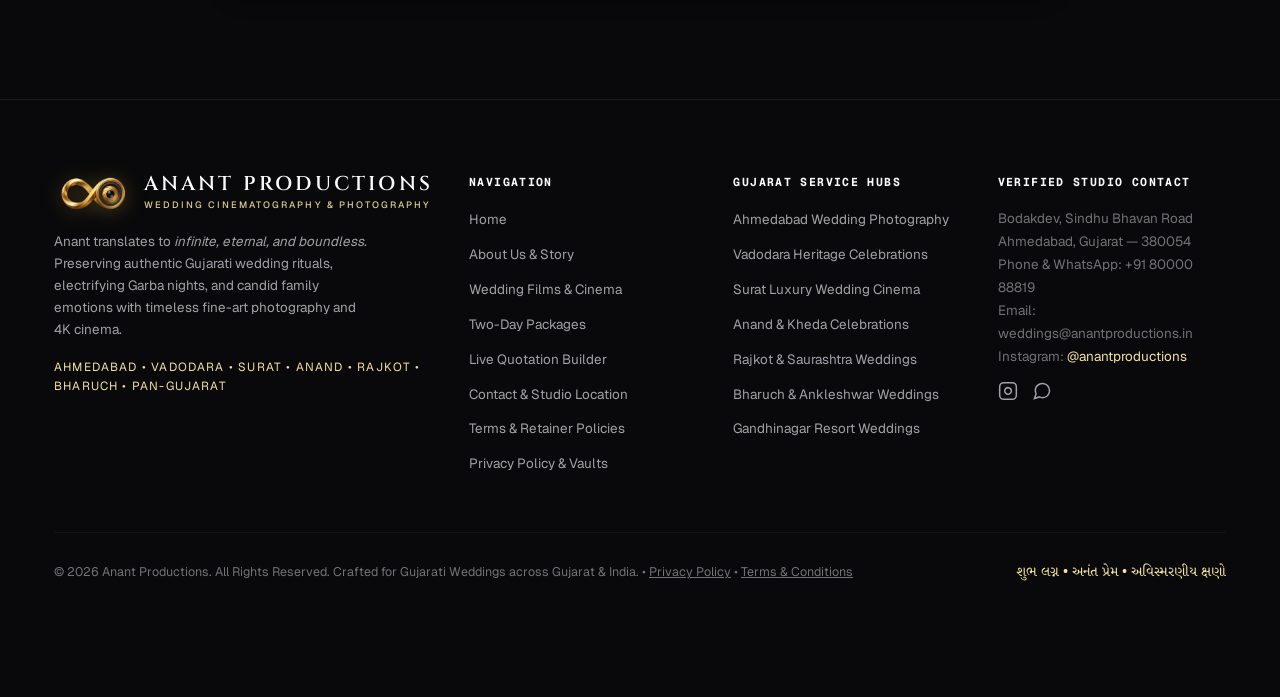
<file: privacy-policy.html>
<!DOCTYPE html>
<html lang="en" data-theme="dark">
<head>
  <meta charset="UTF-8">
  <meta name="viewport" content="width=device-width, initial-scale=1.0">
  <title>Privacy Policy &amp; Private Gallery Vaults — Anant Productions</title>
  <meta name="description" content="Read the privacy policy of Anant Productions. We safeguard your wedding photos, private password-protected client vaults, data security, and confidentiality rights.">
  <meta name="keywords" content="Anant Productions privacy policy, wedding photography privacy, private gallery vaults, Ahmedabad photographer data privacy">
  <link rel="canonical" href="https://anantproductions.in/privacy-policy.html">

  <!-- OpenGraph / Social Meta Tags -->
  <meta property="og:type" content="website">
  <meta property="og:url" content="https://anantproductions.in/privacy-policy.html">
  <meta property="og:title" content="Privacy Policy & Client Vaults — Anant Productions">
  <meta property="og:description" content="Safeguarding your sacred family moments with password-protected galleries, zero third-party licensing, and complete privacy options.">
  <meta property="og:image" content="https://anantproductions.in/anant_logo.png">

  <!-- Favicon & Touch Icon -->
  <link rel="icon" type="image/png" href="anant_logo.png">
  <link rel="apple-touch-icon" href="anant_logo.png">

  <!-- Google Fonts -->
  <link rel="preconnect" href="https://fonts.googleapis.com">
  <link rel="preconnect" href="https://fonts.gstatic.com" crossorigin>
  <link href="https://fonts.googleapis.com/css2?family=Cinzel:wght@500;600;700&family=Geist+Mono:wght@400;500;600&family=Geist:wght@300;400;500;600;700&family=Noto+Serif+Gujarati:wght@400;600;700&family=Playfair+Display:ital,wght@0,500;0,600;0,700;1,400;1,600&display=swap" rel="stylesheet">

  <!-- Early Theme Detection Script (Zero FOUC) -->
  <script>
    (function () {
      try {
        var saved = localStorage.getItem('anant_theme');
        if (saved === 'light' || (!saved && window.matchMedia && window.matchMedia('(prefers-color-scheme: light)').matches)) {
          if (saved === 'light') {
            document.documentElement.setAttribute('data-theme', 'light');
          } else {
            document.documentElement.setAttribute('data-theme', 'dark');
          }
        } else {
          document.documentElement.setAttribute('data-theme', 'dark');
        }
      } catch (e) {}
    })();
  </script>

  <!-- Main Stylesheet -->
  <link rel="stylesheet" href="css/style.css?v=21">

  <style>
    @media (min-width: 961px) {
      .nav-links { display: flex; align-items: center; gap: clamp(14px, 1.8vw, 24px); list-style: none; }
      .nav-links li, .nav-link { white-space: nowrap !important; }
    }
    .nav-brand-img { height: 38px !important; width: auto !important; max-width: 84px !important; object-fit: contain !important; border: none !important; border-radius: 0 !important; box-shadow: none !important; }
  </style>

  <!-- Schema.org Structured Data -->
  <script type="application/ld+json">
  {
    "@context": "https://schema.org",
    "@type": "WebPage",
    "name": "Privacy Policy — Anant Productions",
    "url": "https://anantproductions.in/privacy-policy.html",
    "description": "Privacy policy outlining data collection, private password-protected client gallery vaults, and confidentiality protections for Gujarati weddings.",
    "publisher": {
      "@type": "ProfessionalService",
      "name": "Anant Productions",
      "telephone": "+918000088819",
      "email": "weddings@anantproductions.in"
    }
  }
  </script>
  <!-- Professional Clean Routing & URL Normalizer -->
  <script>
    (function () {
      try {
        var p = window.location.pathname;
        if (p.endsWith('/index.html') || p === '/index.html' || p === 'index.html') {
          var clean = p.replace(/\/?index\.html\/?$/i, '/') || '/';
          window.history.replaceState(null, document.title, clean + window.location.search + window.location.hash);
        } else if (p.endsWith('.html')) {
          var clean = p.replace(/\.html$/i, '');
          window.history.replaceState(null, document.title, clean + window.location.search + window.location.hash);
        }
      } catch (e) {}
    })();
  </script>
</head>
<body>
  <!-- Top Announcement Bar -->
  <aside class="top-banner" aria-label="Special Launch Announcement">
    <div class="container" style="display: flex; justify-content: center; align-items: center; text-align: center;">
      <span>
        <strong>Founding Couple Launch Offer:</strong> Signature Two-Day Photo + Cinema at <strong>₹50,000</strong> (Regular ₹75,000 &bull; Save ₹25,000) for 2026–2027 Weddings &bull; <a href="./#launch-offer">View Offer Details</a> &bull; <a href="contact.html">Check Your Date</a>
      </span>
    </div>
  </aside>

  <!-- Main Navigation Header -->
  <header class="navbar">
    <div class="container nav-container">
      <a href="./" class="nav-brand" aria-label="Anant Productions Home">
        <img src="anant_logo.png" alt="Anant Productions Logo" class="nav-brand-img">
        <div class="nav-brand-text">
          <span class="nav-brand-title">ANANT PRODUCTIONS</span>
        </div>
      </a>

      <!-- Desktop Nav Links -->
      <nav aria-label="Main Navigation">
        <ul class="nav-links">
          <li><a href="./#films" class="nav-link">Films</a></li>
          <li><a href="./#packages" class="nav-link">Packages</a></li>
          <li><a href="about.html" class="nav-link">About</a></li>
          <li><a href="contact.html" class="nav-link">Contact</a></li>
        </ul>
      </nav>

      <!-- Desktop Nav Actions -->
      <div class="nav-actions">
        <!-- Theme Toggle Button -->
        <button type="button" class="theme-toggle-btn" id="theme-toggle-btn" aria-label="Switch to Light Mode" title="Switch between dark and light mode">
          <svg class="theme-toggle-icon theme-toggle-icon-sun" width="18" height="18" viewBox="0 0 24 24" fill="none" stroke="currentColor" stroke-width="2" stroke-linecap="round" stroke-linejoin="round" aria-hidden="true">
            <circle cx="12" cy="12" r="5"></circle>
            <line x1="12" y1="1" x2="12" y2="3"></line>
            <line x1="12" y1="21" x2="12" y2="23"></line>
            <line x1="4.22" y1="4.22" x2="5.64" y2="5.64"></line>
            <line x1="18.36" y1="18.36" x2="19.78" y2="19.78"></line>
            <line x1="1" y1="12" x2="3" y2="12"></line>
            <line x1="21" y1="12" x2="23" y2="12"></line>
            <line x1="4.22" y1="19.78" x2="5.64" y2="18.36"></line>
            <line x1="18.36" y1="5.64" x2="19.78" y2="4.22"></line>
          </svg>
          <svg class="theme-toggle-icon theme-toggle-icon-moon" width="18" height="18" viewBox="0 0 24 24" fill="none" stroke="currentColor" stroke-width="2" stroke-linecap="round" stroke-linejoin="round" aria-hidden="true">
            <path d="M21 12.79A9 9 0 1 1 11.21 3 7 7 0 0 0 21 12.79z"></path>
          </svg>
        </button>

        <a href="https://wa.me/918000088819?text=Hello%20Anant%20Productions!%20I%20have%20a%20question%20regarding%20client%20privacy." target="_blank" rel="noopener" class="btn btn-whatsapp" aria-label="Chat on WhatsApp">
          <svg width="16" height="16" viewBox="0 0 24 24" fill="none" stroke="currentColor" stroke-width="2" aria-hidden="true"><path d="M21 11.5a8.38 8.38 0 0 1-.9 3.8 8.5 8.5 0 0 1-7.6 4.7 8.38 8.38 0 0 1 3.8-.9L3 21l1.9-5.7a8.38 8.38 0 0 1-.9-3.8 8.5 8.5 0 0 1 4.7-7.6 8.38 8.38 0 0 1 3.8-.9h.5a8.48 8.48 0 0 1 8 8v.5z"/></svg>
          WhatsApp
        </a>
        <a href="quote.html" class="btn btn-gold" id="nav-cta-date" style="display: none !important;">
          Quote Builder
        </a>
        <button class="mobile-menu-toggle" aria-label="Toggle navigation menu" aria-expanded="false">
          ☰
        </button>
      </div>
    </div>
  </header>

  <!-- Mobile Drawer Menu -->
  <div class="mobile-drawer" style="display: none; position: fixed; inset: 0; background: rgba(9,9,11,0.98); z-index: 999; padding: 36px 24px; flex-direction: column; justify-content: space-between;">
    <div>
      <div style="display: flex; justify-content: space-between; align-items: center; margin-bottom: 32px;">
        <div style="display: flex; align-items: center; gap: 12px;">
          <img src="anant_logo.png" alt="Anant Productions Logo" class="nav-brand-img" style="height: 32px; width: auto;">
          <div class="nav-brand-text">
            <span class="nav-brand-title" style="font-size: 1.05rem;">ANANT PRODUCTIONS</span>
          </div>
        </div>
        <button class="mobile-drawer-close" aria-label="Close navigation menu" style="background: none; border: none; color: var(--gold-light); font-size: 1.8rem; cursor: pointer;">✕</button>
      </div>
      <ul style="list-style: none; display: flex; flex-direction: column; gap: 16px; font-size: 1rem; font-family: var(--font-mono);">
        <li><a href="./" class="mobile-nav-link">Home</a></li>
        <li><a href="about.html" class="mobile-nav-link">About Us &amp; Story</a></li>
        <li><a href="./#films" class="mobile-nav-link">Wedding Films &amp; Cinema</a></li>
        <li><a href="./#packages" class="mobile-nav-link">Curated Packages</a></li>
        <li><a href="quote.html" class="mobile-nav-link" style="color: var(--gold-light);">⚡ Quotation Builder</a></li>
        <li><a href="contact.html" class="mobile-nav-link">Contact &amp; Studio Location</a></li>
        <li><a href="terms-and-conditions.html" class="mobile-nav-link" style="font-size: 0.9rem; color: var(--mute);">Terms &amp; Retainer Policies</a></li>
        <li><a href="privacy-policy.html" class="mobile-nav-link" style="color: var(--gold-light); font-size: 0.9rem;">✦ Privacy Policy &amp; Vaults</a></li>
      </ul>
    </div>
    <div style="display: flex; flex-direction: column; gap: 12px; margin-top: 24px;">
      <button type="button" class="btn btn-outline-gold" id="mobile-theme-toggle-btn" style="width: 100%; justify-content: center; gap: 8px;">
        <span class="mobile-theme-label">☀️ Switch to Light Mode</span>
      </button>
      <a href="https://wa.me/918000088819?text=Hello%20Anant%20Productions!%20We%20would%20love%20to%20connect." class="btn btn-whatsapp" style="width: 100%; justify-content: center;">
        <svg width="18" height="18" viewBox="0 0 24 24" fill="none" stroke="currentColor" stroke-width="2"><path d="M21 11.5a8.38 8.38 0 0 1-.9 3.8 8.5 8.5 0 0 1-7.6 4.7 8.38 8.38 0 0 1-3.8-.9L3 21l1.9-5.7a8.38 8.38 0 0 1-.9-3.8 8.5 8.5 0 0 1 4.7-7.6 8.38 8.38 0 0 1 3.8-.9h.5a8.48 8.48 0 0 1 8 8v.5z"/></svg>
        Chat on WhatsApp
      </a>
      <a href="contact.html" class="btn btn-gold mobile-drawer-cta" style="width: 100%; justify-content: center;">
        Check Date Availability
      </a>
    </div>
  </div>

  <main id="main-content">
    <!-- Page Hero Banner -->
    <section class="page-hero">
      <div class="container">
        <nav class="page-breadcrumbs" aria-label="Breadcrumb">
          <a href="./">Home</a>
          <span class="page-breadcrumbs-sep">/</span>
          <span aria-current="page">Privacy Policy</span>
        </nav>
        <h1 class="page-title">Privacy Policy &amp; Client Media Protection</h1>
        <p class="page-subtitle">
          Your wedding moments are sacred family memories. We treat client media, personal data, and delivery vaults with the utmost confidentiality and bank-grade digital security.
        </p>
      </div>
    </section>

    <!-- Legal Prose Content -->
    <section style="padding: clamp(40px, 6vw, 80px) 0;">
      <div class="container">
        <div class="page-content-wrap">
          <div class="page-prose">
            
            <div style="font-size: 0.85rem; color: var(--gold-light); margin-bottom: 24px; font-family: var(--font-mono);">
              Last Updated: October 2026 &bull; Effective for all 2026–2027 Wedding Bookings
            </div>

            <div class="prose-section">
              <h2>1. Our Sacred Commitment to Family Privacy</h2>
              <p>
                At <strong>Anant Productions</strong>, we understand that Indian and Gujarati weddings are not public spectacles; they are deeply personal, emotional, and sacred union milestones celebrated among close family, elders, and loved ones.
              </p>
              <p>
                This Privacy Policy explains how our Ahmedabad studio collects, uses, stores, and protects personal information, photographs, audio recordings, and cinematic wedding films captured before, during, and after your wedding ceremonies.
              </p>
            </div>

            <div class="prose-section">
              <h2>2. Information We Collect</h2>
              <p>We only collect information directly essential to planning and executing your wedding coverage:</p>
              <ul>
                <li><strong>Contact Information:</strong> Names of the bride, groom, and point-of-contact family members, phone/WhatsApp numbers, email addresses, and residential/billing addresses.</li>
                <li><strong>Event Itinerary Details:</strong> Wedding dates, muhurat timings, venue addresses in Ahmedabad or across Gujarat, ritual names (Ganesh Sthapan, Mehndi, Sangeet, Mandap Muhurat, Haldi, Jaan Aagman, Jaimala, Kanyadaan, Pheras, Vidaai, Reception), and family preferences.</li>
                <li><strong>Audio-Visual Media:</strong> High-resolution RAW and processed photographs, 4K video clips, family interviews, vows, and ambient audio recorded during the commissioned celebrations.</li>
              </ul>
            </div>

            <div class="prose-section">
              <h2>3. Password-Protected Cloud Gallery Vaults</h2>
              <p>
                Every client of Anant Productions is provisioned a private, password-protected online gallery hosted on secure cloud infrastructure with SSL/TLS 256-bit encryption.
              </p>
              <ul>
                <li>Only individuals who possess your specific private gallery URL and PIN/password can view or download full-resolution photographs.</li>
                <li>Couples have full control over sharing links with relatives, NRI family abroad, or guests.</li>
                <li>Guests without authorization cannot view uncurated master files.</li>
              </ul>
            </div>

            <div class="prose-section">
              <h2>4. Social Media &amp; Portfolio Usage Rights</h2>
              <p>
                As an artistic studio, we take immense pride in our work. From time to time, we showcase selected highlights, wedding portraits, or cinema teasers on our official website (<a href="https://anantproductions.in" style="color: var(--gold-light);">anantproductions.in</a>), Instagram (@anantproductions), or YouTube channel.
              </p>
              <div style="background: rgba(200, 169, 106, 0.08); border-left: 3px solid var(--gold); padding: 18px 22px; border-radius: var(--radius-sm); margin: 20px 0;">
                <h4 style="color: var(--gold-light); margin-bottom: 6px; font-family: var(--font-cinzel);">Complete Privacy Option</h4>
                <p style="margin-bottom: 0; font-size: 0.92rem; color: var(--text);">
                  We respect that some couples, public figures, or conservative families prefer complete digital anonymity. If you do not wish for any photo or video footage from your wedding to be shared online or in our public portfolio, simply inform us in writing prior to signing the service agreement. We will honor an absolute embargo with zero hesitation.
                </p>
              </div>
              <p>
                <strong>Zero Commercial Stock Sale:</strong> Under no circumstances does Anant Productions ever sell, license, or transfer your wedding imagery or family portraits to third-party commercial image banks, AI-training databases, or external advertisers.
              </p>
            </div>

            <div class="prose-section">
              <h2>5. Dual-Redundant Backup &amp; Media Retention</h2>
              <p>
                Accidental data loss is every couple’s worst nightmare. We safeguard your wedding assets with military-grade redundancy:
              </p>
              <ul>
                <li><strong>On-Site Dual Slot Recording:</strong> Our cameras capture redundant copies directly to dual high-speed memory cards.</li>
                <li><strong>Immediate Dual NAS Ingestion:</strong> After each shooting day, cards are ingested onto two separate hardware-mirrored Network Attached Storage (NAS) drives at our Ahmedabad studio.</li>
                <li><strong>Vault Archival:</strong> Delivered master retouched images and final 4K films are maintained on our cloud servers for at least 12 months after the final handover, allowing you to re-download if ever needed.</li>
              </ul>
            </div>

            <div class="prose-section">
              <h2>6. Compliance with Indian IT Act &amp; DPDP Act</h2>
              <p>
                Anant Productions complies with the Information Technology Act, 2000, and the Digital Personal Data Protection (DPDP) Act of India. We do not track visitors without consent, sell client email lists, or spam your phone number.
              </p>
            </div>

            <div class="prose-section">
              <h2>7. Contact Our Studio Privacy Officer</h2>
              <p>
                If you have questions regarding this policy, wish to request media takedown, or want to update your contact details, please reach out directly:
              </p>
              <div style="background: var(--bg-card); border: 1px solid var(--border); padding: 20px 24px; border-radius: var(--radius-sm); margin-top: 14px;">
                <p style="margin-bottom: 6px;"><strong>Anant Productions Studio</strong></p>
                <p style="margin-bottom: 6px; color: var(--mute);">Bodakdev, Sindhu Bhavan Road, Ahmedabad, Gujarat &mdash; 380054</p>
                <p style="margin-bottom: 6px; color: var(--mute);">Direct Inquiries: <a href="mailto:weddings@anantproductions.in" style="color: var(--gold-light);">weddings@anantproductions.in</a></p>
                <p style="margin-bottom: 0; color: var(--mute);">WhatsApp Support: <a href="https://wa.me/918000088819" target="_blank" rel="noopener" style="color: var(--gold-light);">+91 80000 88819</a></p>
              </div>
            </div>

          </div>
        </div>
      </div>
  <!-- Site Footer -->
  <footer class="footer">
    <div class="container">
      <div class="footer-top">
        <!-- Col 1: Brand Info -->
        <div>
          <div class="nav-brand" style="margin-bottom: 16px;">
            <img src="anant_logo.png" alt="Anant Productions Logo" class="nav-brand-img" style="height: 40px; width: auto; max-width: 90px;">
            <div class="nav-brand-text">
              <span class="nav-brand-title" style="font-size: 1.25rem;">ANANT PRODUCTIONS</span>
              <span class="nav-brand-sub" style="font-size: 0.58rem;">WEDDING CINEMATOGRAPHY &amp; PHOTOGRAPHY</span>
            </div>
          </div>
          <p class="footer-brand-desc">
            Anant translates to <em>infinite, eternal, and boundless</em>. Preserving authentic Gujarati wedding rituals, electrifying Garba nights, and candid family emotions with timeless fine-art photography and 4K cinema.
          </p>
          <div style="font-family: var(--font-sans); font-size: 0.74rem; color: var(--gold-light); letter-spacing: 0.1em; text-transform: uppercase;">
            Ahmedabad &bull; Vadodara &bull; Surat &bull; Anand &bull; Rajkot &bull; Bharuch &bull; Pan-Gujarat
          </div>
        </div>

        <!-- Col 2: Navigation Links -->
        <div>
          <h4 class="footer-col-title">Navigation</h4>
          <ul class="footer-links">
            <li><a href="./" class="footer-link">Home</a></li>
            <li><a href="about.html" class="footer-link">About Us &amp; Story</a></li>
            <li><a href="./#films" class="footer-link">Wedding Films &amp; Cinema</a></li>
            <li><a href="./#packages" class="footer-link">Two-Day Packages</a></li>
            <li><a href="quote.html" class="footer-link">Live Quotation Builder</a></li>
            <li><a href="contact.html" class="footer-link">Contact &amp; Studio Location</a></li>
            <li><a href="terms-and-conditions.html" class="footer-link">Terms &amp; Retainer Policies</a></li>
            <li><a href="privacy-policy.html" class="footer-link">Privacy Policy &amp; Vaults</a></li>
          </ul>
        </div>

        <!-- Col 3: Service Areas in Gujarat -->
        <div>
          <h4 class="footer-col-title">Gujarat Service Hubs</h4>
          <ul class="footer-links">
            <li><a href="contact.html" class="footer-link">Ahmedabad Wedding Photography</a></li>
            <li><a href="contact.html" class="footer-link">Vadodara Heritage Celebrations</a></li>
            <li><a href="contact.html" class="footer-link">Surat Luxury Wedding Cinema</a></li>
            <li><a href="contact.html" class="footer-link">Anand &amp; Kheda Celebrations</a></li>
            <li><a href="contact.html" class="footer-link">Rajkot &amp; Saurashtra Weddings</a></li>
            <li><a href="contact.html" class="footer-link">Bharuch &amp; Ankleshwar Weddings</a></li>
            <li><a href="contact.html" class="footer-link">Gandhinagar Resort Weddings</a></li>
          </ul>
        </div>

        <!-- Col 4: Verified Contact & Social -->
        <div>
          <h4 class="footer-col-title">Verified Studio Contact</h4>
          <p style="font-size: 0.84rem; color: var(--mute); line-height: 1.7; margin-bottom: 14px;">
            Bodakdev, Sindhu Bhavan Road<br>
            Ahmedabad, Gujarat &mdash; 380054<br>
            Phone &amp; WhatsApp: +91 80000 88819<br>
            Email: weddings@anantproductions.in<br>
            Instagram: <a href="https://instagram.com/anantproductions" target="_blank" rel="noopener" style="color: var(--gold-light); text-decoration: none;">@anantproductions</a>
          </p>
          <div style="display: flex; gap: 14px; color: var(--body);">
            <a href="https://instagram.com/anantproductions" target="_blank" rel="noopener" aria-label="Instagram (@anantproductions)" title="Instagram: @anantproductions" style="display: flex; align-items: center;">
              <svg width="20" height="20" viewBox="0 0 24 24" fill="none" stroke="currentColor" stroke-width="1.8"><rect x="2" y="2" width="20" height="20" rx="5" ry="5"/><path d="M16 11.37A4 4 0 1 1 12.63 8 4 4 0 0 1 16 11.37z"/><line x1="17.5" y1="6.5" x2="17.51" y2="6.5"/></svg>
            </a>
            <a href="https://wa.me/918000088819?text=Hello%20Anant%20Productions!%20We%20would%20love%20to%20connect." target="_blank" rel="noopener" aria-label="WhatsApp (+91 80000 88819)" title="WhatsApp" style="display: flex; align-items: center;">
              <svg width="20" height="20" viewBox="0 0 24 24" fill="none" stroke="currentColor" stroke-width="1.8"><path d="M21 11.5a8.38 8.38 0 0 1-.9 3.8 8.5 8.5 0 0 1-7.6 4.7 8.38 8.38 0 0 1-3.8-.9L3 21l1.9-5.7a8.38 8.38 0 0 1-.9-3.8 8.5 8.5 0 0 1 4.7-7.6 8.38 8.38 0 0 1 3.8-.9h.5a8.48 8.48 0 0 1 8 8v.5z"/></svg>
            </a>
          </div>
        </div>
      </div>

      <div class="footer-bottom">
        <div>
          &copy; 2026 Anant Productions. All Rights Reserved. Crafted for Gujarati Weddings across Gujarat &amp; India.
          &bull; <a href="privacy-policy.html" style="color: var(--mute); text-decoration: underline;">Privacy Policy</a>
          &bull; <a href="terms-and-conditions.html" style="color: var(--mute); text-decoration: underline;">Terms &amp; Conditions</a>
        </div>
        <div style="font-family: var(--font-gujarati); color: var(--gold-light); font-size: 0.88rem;">
          શુભ લગ્ન &bull; અનંત પ્રેમ &bull; અવિસ્મરણીય ક્ષણો
        </div>
      </div>
  </footer>

  <!-- FLOATING RETURN TO TOP BUTTON -->
  <button type="button" id="scroll-to-top" class="scroll-to-top" aria-label="Return to top" title="Return to top">
    <svg width="20" height="20" viewBox="0 0 24 24" fill="none" stroke="currentColor" stroke-width="2.2" stroke-linecap="round" stroke-linejoin="round" aria-hidden="true">
      <line x1="12" y1="19" x2="12" y2="5"></line>
      <polyline points="5 12 12 5 19 12"></polyline>
    </svg>
  </button>

  <!-- Floating Desktop WhatsApp -->
  <a href="https://wa.me/918000088819?text=Hello%20Anant%20Productions!%20We%20are%20planning%20our%20wedding%20and%20would%20love%20to%20connect." target="_blank" rel="noopener" class="floating-whatsapp" aria-label="Chat directly on WhatsApp" title="Chat Directly on WhatsApp">
    <svg width="24" height="24" viewBox="0 0 24 24" fill="none" stroke="currentColor" stroke-width="2" aria-hidden="true"><path d="M21 11.5a8.38 8.38 0 0 1-.9 3.8 8.5 8.5 0 0 1-7.6 4.7 8.38 8.38 0 0 1 3.8-.9L3 21l1.9-5.7a8.38 8.38 0 0 1-.9-3.8 8.5 8.5 0 0 1 4.7-7.6 8.38 8.38 0 0 1 3.8-.9h.5a8.48 8.48 0 0 1 8 8v.5z"/></svg>
  </a>

  <!-- Central Configuration & Main JavaScript -->
  <script src="js/config.js?v=11"></script>
  <script src="js/main.js?v=11"></script>
</body>
</html>
</file>
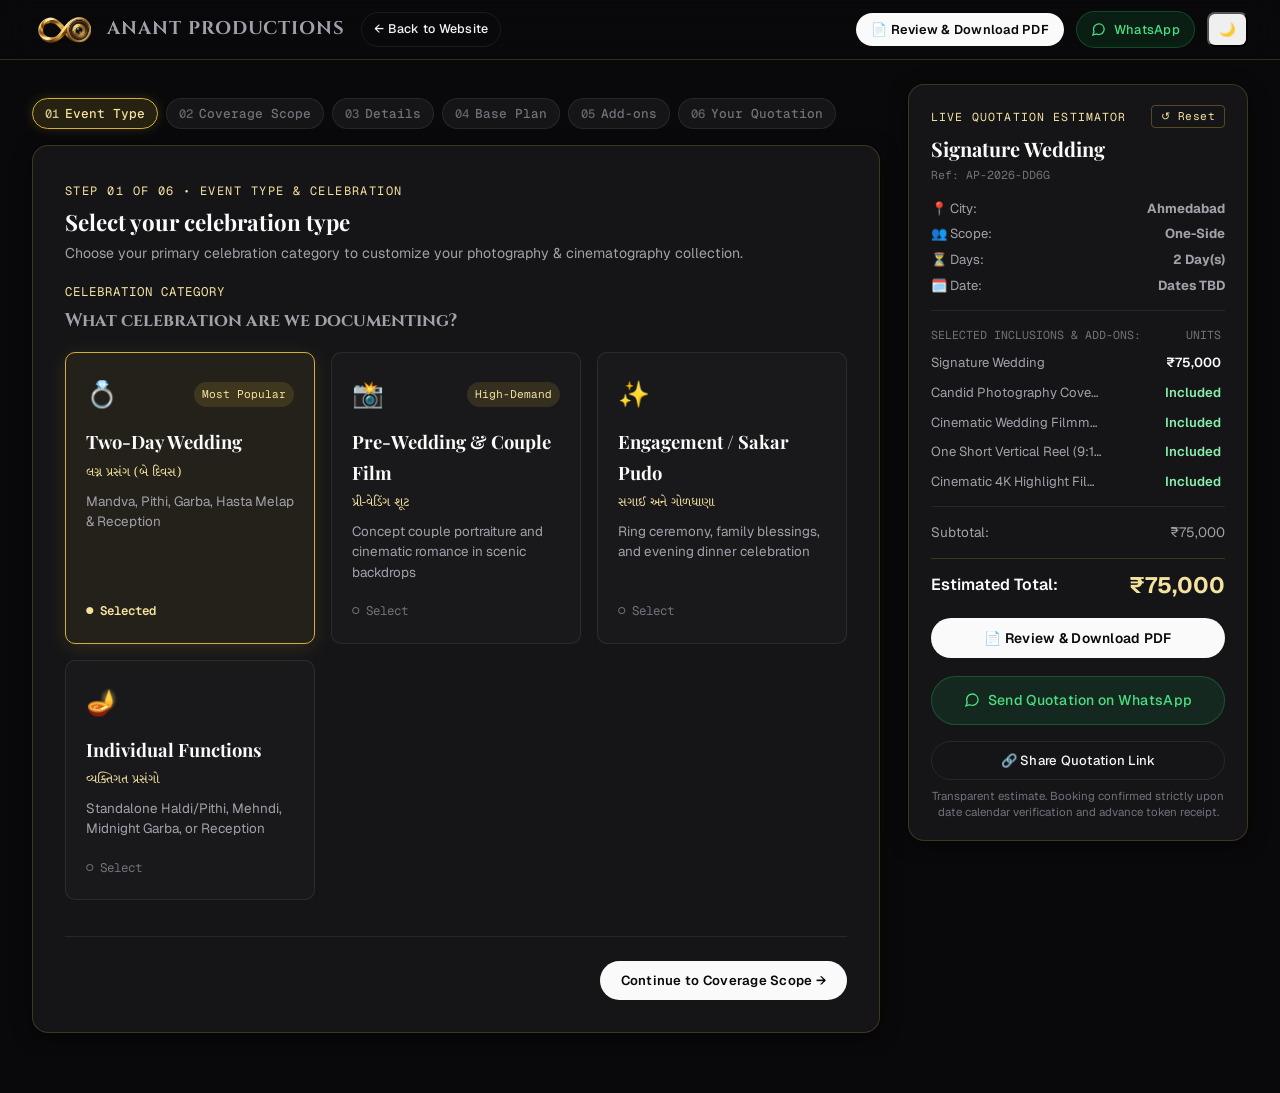
<file: quote.html>
<!DOCTYPE html>
<html lang="en" data-theme="dark">
<head>
  <meta charset="UTF-8">
  <meta name="viewport" content="width=device-width, initial-scale=1.0, maximum-scale=1.0, user-scalable=no">
  <title>Design Your Wedding Quotation — Anant Productions | Ahmedabad, Gujarat</title>
  <meta name="description" content="Interactive Gujarati Wedding Quotation Builder. Select your celebration type, coverage scope, curated deliverables, and download a transparent itemized quotation.">
  <link rel="canonical" href="https://anantproductions.in/quote.html">

  <!-- Open Graph / Meta -->
  <meta property="og:type" content="website">
  <meta property="og:url" content="https://anantproductions.in/quote.html">
  <meta property="og:title" content="Design Your Wedding Quotation — Anant Productions">
  <meta property="og:description" content="Transparent two-day Gujarati wedding photography & cinematography pricing. Instant formal PDF & WhatsApp estimate.">
  <meta property="og:image" content="https://anantproductions.in/images/hero-wedding.jpg">

  <!-- Google Fonts: Geist, Cinzel, Noto Serif Gujarati, Playfair Display -->
  <link rel="preconnect" href="https://fonts.googleapis.com">
  <link rel="preconnect" href="https://fonts.gstatic.com" crossorigin>
  <link href="https://fonts.googleapis.com/css2?family=Cinzel:wght@500;600;700&family=Geist+Mono:wght@400;500;600&family=Geist:wght@300;400;500;600;700&family=Noto+Serif+Gujarati:wght@400;600;700&family=Playfair+Display:ital,wght@0,500;0,600;0,700;1,400;1,600&display=swap" rel="stylesheet">

  <!-- Favicon -->
  <link rel="icon" type="image/png" href="anant_logo.png">
  <link rel="apple-touch-icon" href="anant_logo.png">

  <!-- Prevent Flash of Unstyled Theme (FOUC) -->
  <script>
    (function () {
      try {
        var saved = localStorage.getItem('anant_theme');
        if (saved === 'light' || (!saved && window.matchMedia && window.matchMedia('(prefers-color-scheme: light)').matches)) {
          if (saved === 'light') {
            document.documentElement.setAttribute('data-theme', 'light');
          } else {
            document.documentElement.setAttribute('data-theme', 'dark');
          }
        } else {
          document.documentElement.setAttribute('data-theme', 'dark');
        }
      } catch (e) {}
    })();
  </script>

  <!-- Central Stylesheet -->
  <link rel="stylesheet" href="css/style.css?v=42">
  <!-- Professional Clean Routing & URL Normalizer -->
  <script>
    (function () {
      try {
        var p = window.location.pathname;
        if (p.endsWith('/index.html') || p === '/index.html' || p === 'index.html') {
          var clean = p.replace(/\/?index\.html\/?$/i, '/') || '/';
          window.history.replaceState(null, document.title, clean + window.location.search + window.location.hash);
        } else if (p.endsWith('.html')) {
          var clean = p.replace(/\.html$/i, '');
          window.history.replaceState(null, document.title, clean + window.location.search + window.location.hash);
        }
      } catch (e) {}
    })();
  </script>
</head>

<body class="qb-standalone-page">
  <!-- Minimalist Studio App Header -->
  <header class="qb-app-header">
    <div class="qb-app-header-left">
      <a href="./" class="qb-app-logo" title="Anant Productions — Home">
        <img src="anant_logo.png" alt="Anant Productions Logo">
        <span>ANANT PRODUCTIONS</span>
      </a>
      <a href="./" class="btn btn-outline-gold" style="font-size: 0.78rem; padding: 6px 12px; display: inline-flex; align-items: center; gap: 4px;">
        ← Back to Website
      </a>
    </div>

    <div class="qb-app-header-right">
      <button type="button" class="btn btn-gold" id="btn-header-open-formal" style="font-size: 0.8rem; padding: 7px 14px; display: inline-flex; align-items: center; gap: 6px;">
        <span>📄 Review &amp; Download PDF</span>
      </button>

      <a href="https://wa.me/918000088819?text=Hello%20Anant%20Productions!%20I%20am%20using%20the%20Quotation%20Builder%20and%20would%20love%20to%20check%20date%20availability." target="_blank" rel="noopener" class="btn btn-whatsapp" style="font-size: 0.8rem; padding: 7px 14px;">
        <svg width="15" height="15" viewBox="0 0 24 24" fill="none" stroke="currentColor" stroke-width="2"><path d="M21 11.5a8.38 8.38 0 0 1-.9 3.8 8.5 8.5 0 0 1-7.6 4.7 8.38 8.38 0 0 1-3.8-.9L3 21l1.9-5.7a8.38 8.38 0 0 1-.9-3.8 8.5 8.5 0 0 1 4.7-7.6 8.38 8.38 0 0 1 3.8-.9h.5a8.48 8.48 0 0 1 8 8v.5z"/></svg>
        <span>WhatsApp</span>
      </a>

      <!-- Theme Switcher -->
      <button type="button" class="theme-toggle" id="theme-toggle-btn" aria-label="Toggle visual theme" style="padding: 7px 10px; border-radius: 8px;">
        <span class="theme-icon dark-icon">🌙</span>
        <span class="theme-icon light-icon" style="display:none;">☀️</span>
      </button>
    </div>
  </header>

  <!-- Interactive Quotation Builder Container (Takes 100% Remaining Screen Height) -->
  <main class="qb-app-container">
    <div id="quotation-builder-app"></div>
  </main>

  <!-- FLOATING RETURN TO TOP BUTTON -->
  <button type="button" id="scroll-to-top" class="scroll-to-top" aria-label="Return to top" title="Return to top">
    <svg width="20" height="20" viewBox="0 0 24 24" fill="none" stroke="currentColor" stroke-width="2.2" stroke-linecap="round" stroke-linejoin="round" aria-hidden="true">
      <line x1="12" y1="19" x2="12" y2="5"></line>
      <polyline points="5 12 12 5 19 12"></polyline>
    </svg>
  </button>

  <!-- Central Configuration, Pricing Engine & Main JavaScript -->
  <script src="js/config.js?v=43"></script>
  <script src="js/pricing-engine.js?v=43"></script>
  <script src="js/quotation-builder.js?v=43"></script>
  <script src="js/main.js?v=43"></script>
</body>
</html>
</file>
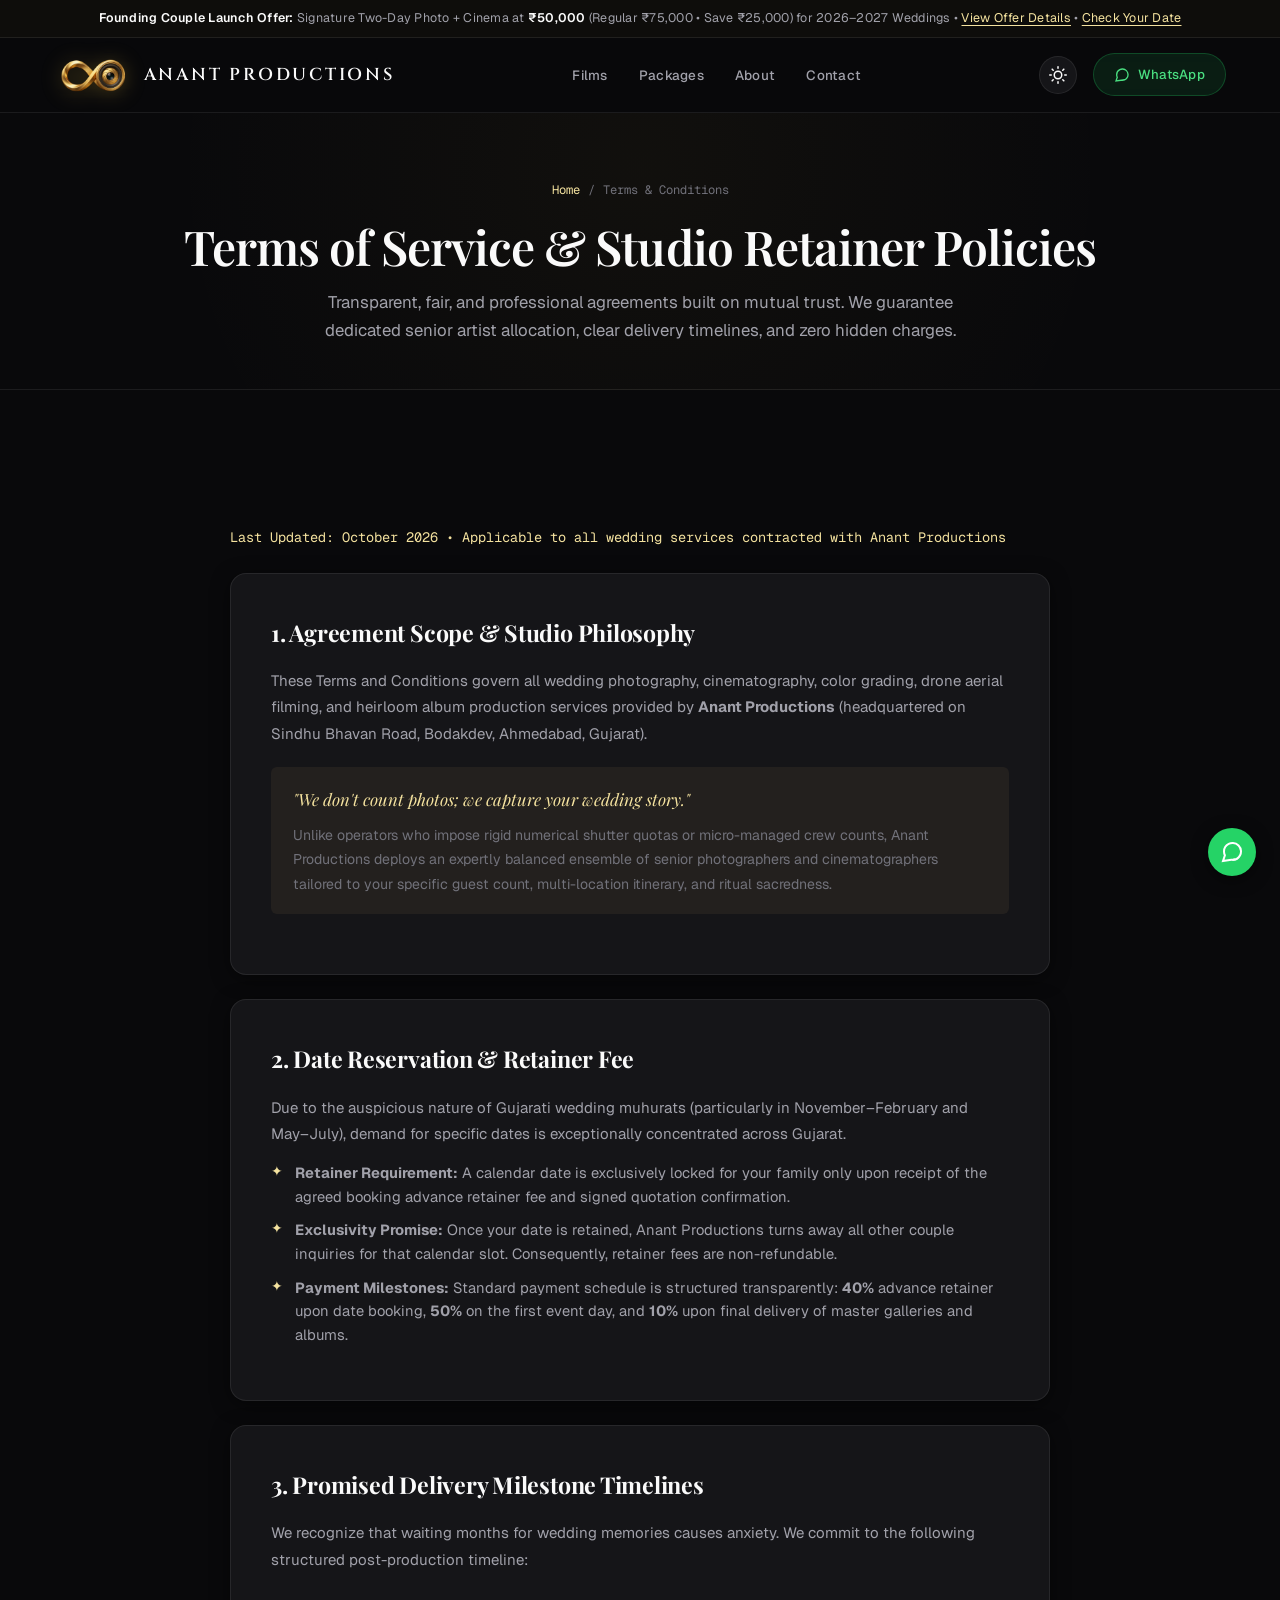
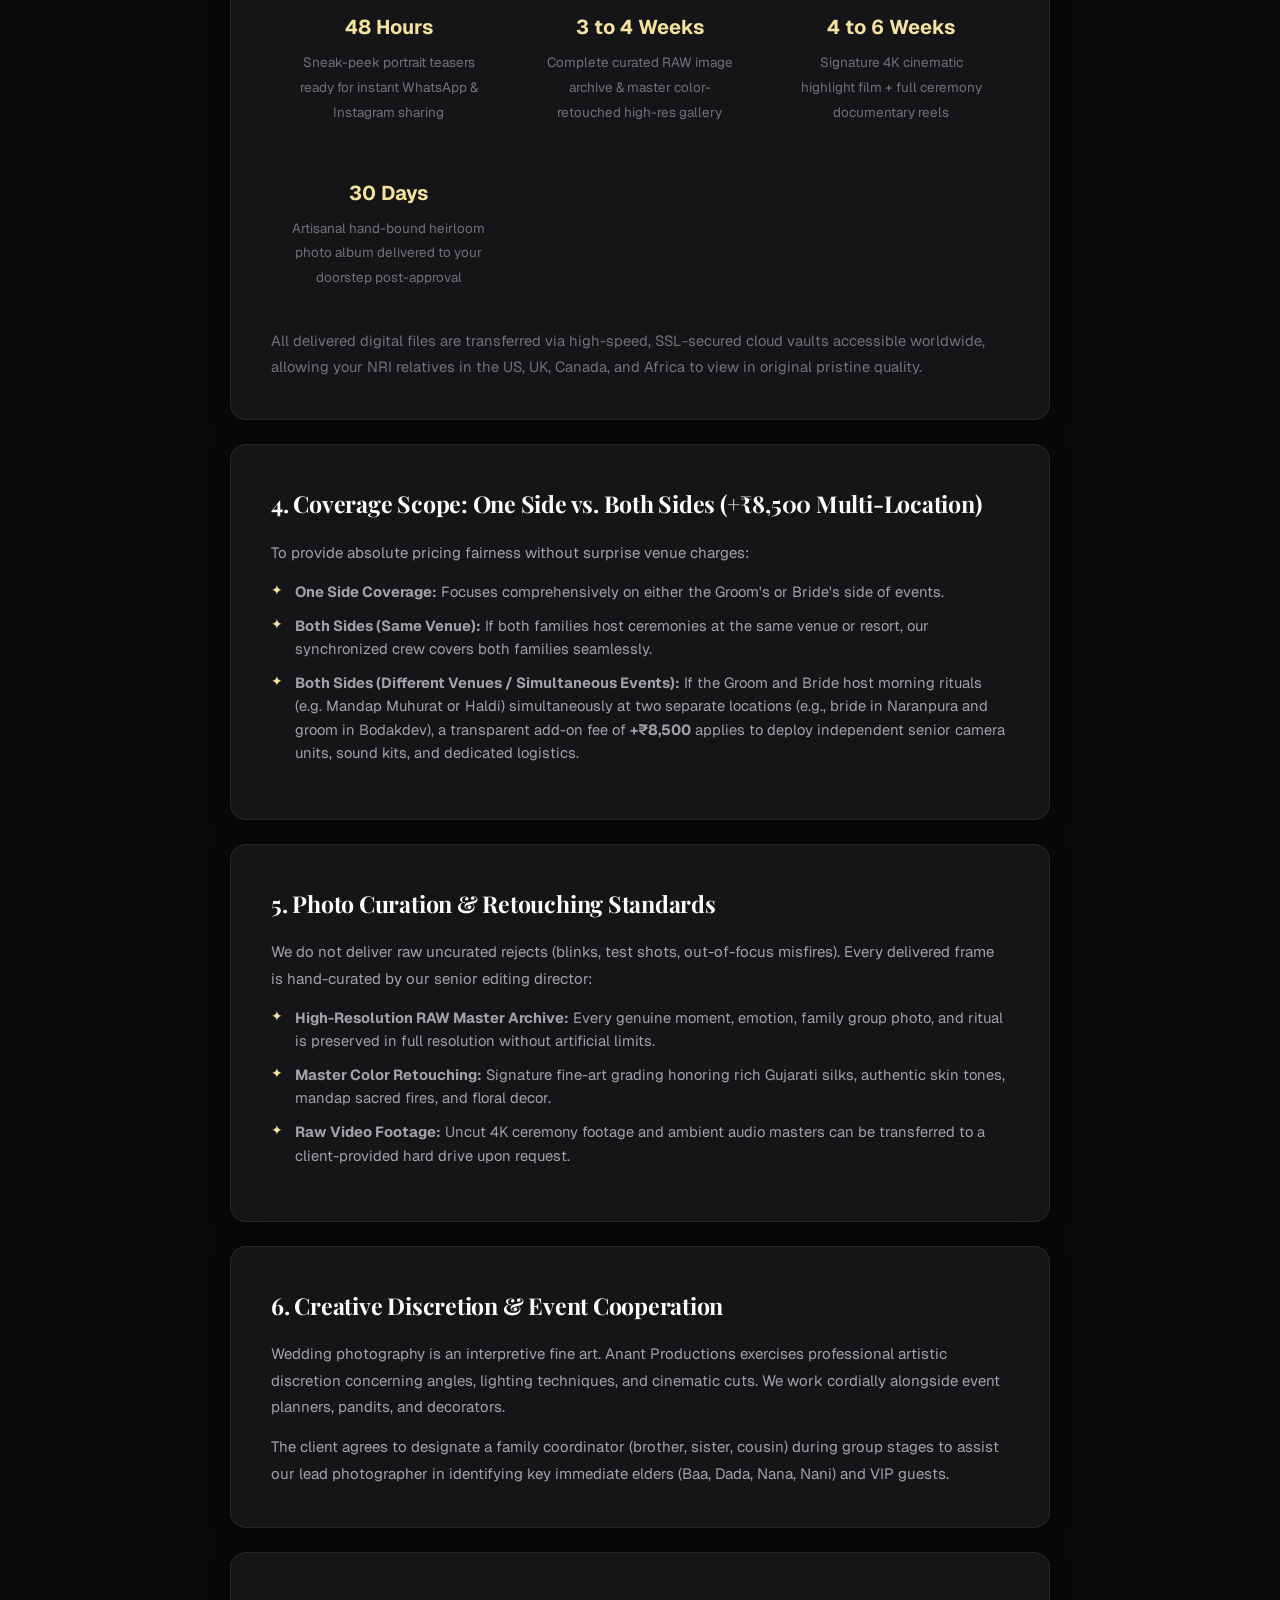
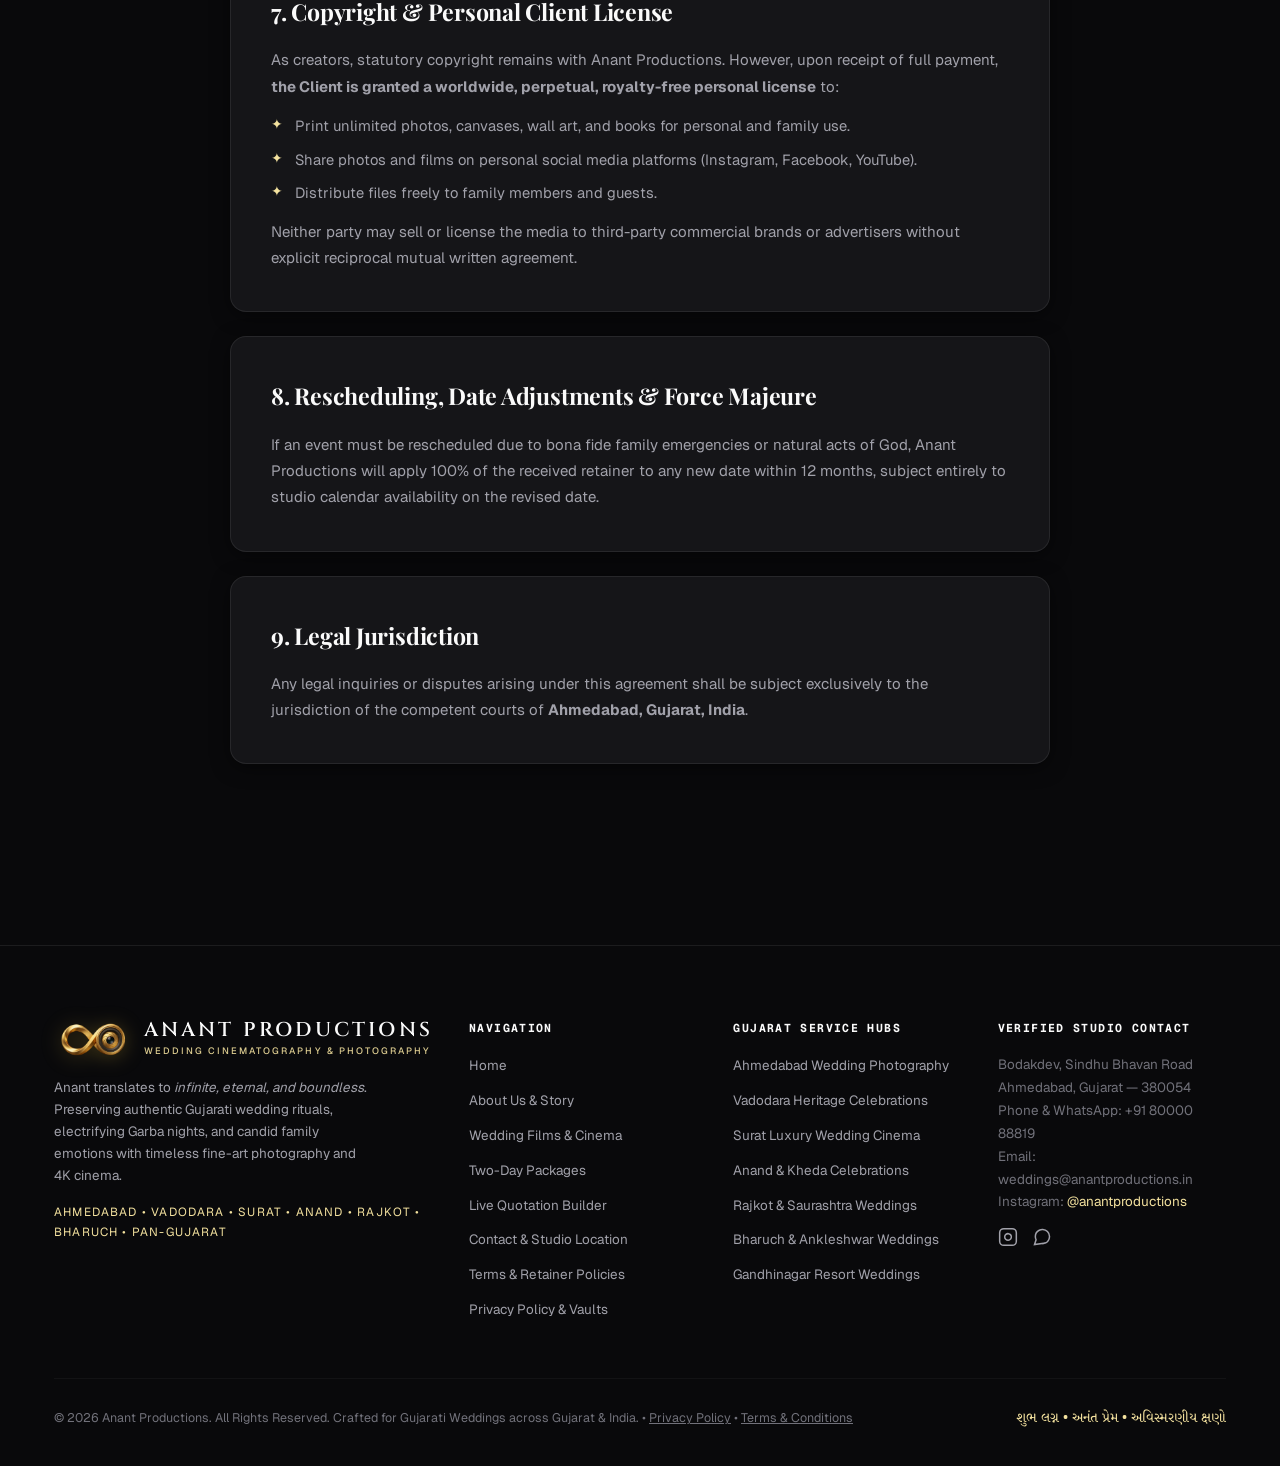
<file: terms-and-conditions.html>
<!DOCTYPE html>
<html lang="en" data-theme="dark">
<head>
  <meta charset="UTF-8">
  <meta name="viewport" content="width=device-width, initial-scale=1.0">
  <title>Terms &amp; Conditions &amp; Booking Retainer Policies — Anant Productions</title>
  <meta name="description" content="Transparent terms of service, date reservation retainers, delivery milestone timelines, and dual-venue policies for Anant Productions in Ahmedabad, Gujarat.">
  <meta name="keywords" content="Anant Productions terms and conditions, wedding photography contract Gujarat, booking retainer policy, wedding delivery timelines Ahmedabad">
  <link rel="canonical" href="https://anantproductions.in/terms-and-conditions.html">

  <!-- OpenGraph / Social Meta Tags -->
  <meta property="og:type" content="website">
  <meta property="og:url" content="https://anantproductions.in/terms-and-conditions.html">
  <meta property="og:title" content="Terms & Conditions — Anant Productions">
  <meta property="og:description" content="Transparent date reservation retainers, 48-hour sneak peek delivery milestones, and crystal-clear rights for Gujarati wedding couples.">
  <meta property="og:image" content="https://anantproductions.in/anant_logo.png">

  <!-- Favicon & Touch Icon -->
  <link rel="icon" type="image/png" href="anant_logo.png">
  <link rel="apple-touch-icon" href="anant_logo.png">

  <!-- Google Fonts -->
  <link rel="preconnect" href="https://fonts.googleapis.com">
  <link rel="preconnect" href="https://fonts.gstatic.com" crossorigin>
  <link href="https://fonts.googleapis.com/css2?family=Cinzel:wght@500;600;700&family=Geist+Mono:wght@400;500;600&family=Geist:wght@300;400;500;600;700&family=Noto+Serif+Gujarati:wght@400;600;700&family=Playfair+Display:ital,wght@0,500;0,600;0,700;1,400;1,600&display=swap" rel="stylesheet">

  <!-- Early Theme Detection Script (Zero FOUC) -->
  <script>
    (function () {
      try {
        var saved = localStorage.getItem('anant_theme');
        if (saved === 'light' || (!saved && window.matchMedia && window.matchMedia('(prefers-color-scheme: light)').matches)) {
          if (saved === 'light') {
            document.documentElement.setAttribute('data-theme', 'light');
          } else {
            document.documentElement.setAttribute('data-theme', 'dark');
          }
        } else {
          document.documentElement.setAttribute('data-theme', 'dark');
        }
      } catch (e) {}
    })();
  </script>

  <!-- Main Stylesheet -->
  <link rel="stylesheet" href="css/style.css?v=21">

  <style>
    @media (min-width: 961px) {
      .nav-links { display: flex; align-items: center; gap: clamp(14px, 1.8vw, 24px); list-style: none; }
      .nav-links li, .nav-link { white-space: nowrap !important; }
    }
    .nav-brand-img { height: 38px !important; width: auto !important; max-width: 84px !important; object-fit: contain !important; border: none !important; border-radius: 0 !important; box-shadow: none !important; }
    .timeline-badge-grid { display: grid; grid-template-columns: repeat(auto-fit, minmax(220px, 1fr)); gap: 16px; margin: 20px 0; }
    .timeline-badge-card {
      background: var(--bg-card);
      border: 1px solid var(--border);
      border-radius: var(--radius-sm);
      padding: 18px 20px;
      text-align: center;
    }
    .timeline-badge-card strong { display: block; font-family: var(--font-cinzel); font-size: 1.25rem; color: var(--gold-light); margin-bottom: 6px; }
    .timeline-badge-card span { font-size: 0.84rem; color: var(--mute); line-height: 1.5; }
  </style>

  <!-- Schema.org Structured Data -->
  <script type="application/ld+json">
  {
    "@context": "https://schema.org",
    "@type": "WebPage",
    "name": "Terms and Conditions — Anant Productions",
    "url": "https://anantproductions.in/terms-and-conditions.html",
    "description": "Terms and conditions, booking retainer policies, delivery timelines, and copyright rights for Anant Productions wedding photography.",
    "publisher": {
      "@type": "ProfessionalService",
      "name": "Anant Productions",
      "telephone": "+918000088819",
      "email": "weddings@anantproductions.in"
    }
  }
  </script>
  <!-- Professional Clean Routing & URL Normalizer -->
  <script>
    (function () {
      try {
        var p = window.location.pathname;
        if (p.endsWith('/index.html') || p === '/index.html' || p === 'index.html') {
          var clean = p.replace(/\/?index\.html\/?$/i, '/') || '/';
          window.history.replaceState(null, document.title, clean + window.location.search + window.location.hash);
        } else if (p.endsWith('.html')) {
          var clean = p.replace(/\.html$/i, '');
          window.history.replaceState(null, document.title, clean + window.location.search + window.location.hash);
        }
      } catch (e) {}
    })();
  </script>
</head>
<body>
  <!-- Top Announcement Bar -->
  <aside class="top-banner" aria-label="Special Launch Announcement">
    <div class="container" style="display: flex; justify-content: center; align-items: center; text-align: center;">
      <span>
        <strong>Founding Couple Launch Offer:</strong> Signature Two-Day Photo + Cinema at <strong>₹50,000</strong> (Regular ₹75,000 &bull; Save ₹25,000) for 2026–2027 Weddings &bull; <a href="./#launch-offer">View Offer Details</a> &bull; <a href="contact.html">Check Your Date</a>
      </span>
    </div>
  </aside>

  <!-- Main Navigation Header -->
  <header class="navbar">
    <div class="container nav-container">
      <a href="./" class="nav-brand" aria-label="Anant Productions Home">
        <img src="anant_logo.png" alt="Anant Productions Logo" class="nav-brand-img">
        <div class="nav-brand-text">
          <span class="nav-brand-title">ANANT PRODUCTIONS</span>
        </div>
      </a>

      <!-- Desktop Nav Links -->
      <nav aria-label="Main Navigation">
        <ul class="nav-links">
          <li><a href="./#films" class="nav-link">Films</a></li>
          <li><a href="./#packages" class="nav-link">Packages</a></li>
          <li><a href="about.html" class="nav-link">About</a></li>
          <li><a href="contact.html" class="nav-link">Contact</a></li>
        </ul>
      </nav>

      <!-- Desktop Nav Actions -->
      <div class="nav-actions">
        <!-- Theme Toggle Button -->
        <button type="button" class="theme-toggle-btn" id="theme-toggle-btn" aria-label="Switch to Light Mode" title="Switch between dark and light mode">
          <svg class="theme-toggle-icon theme-toggle-icon-sun" width="18" height="18" viewBox="0 0 24 24" fill="none" stroke="currentColor" stroke-width="2" stroke-linecap="round" stroke-linejoin="round" aria-hidden="true">
            <circle cx="12" cy="12" r="5"></circle>
            <line x1="12" y1="1" x2="12" y2="3"></line>
            <line x1="12" y1="21" x2="12" y2="23"></line>
            <line x1="4.22" y1="4.22" x2="5.64" y2="5.64"></line>
            <line x1="18.36" y1="18.36" x2="19.78" y2="19.78"></line>
            <line x1="1" y1="12" x2="3" y2="12"></line>
            <line x1="21" y1="12" x2="23" y2="12"></line>
            <line x1="4.22" y1="19.78" x2="5.64" y2="18.36"></line>
            <line x1="18.36" y1="5.64" x2="19.78" y2="4.22"></line>
          </svg>
          <svg class="theme-toggle-icon theme-toggle-icon-moon" width="18" height="18" viewBox="0 0 24 24" fill="none" stroke="currentColor" stroke-width="2" stroke-linecap="round" stroke-linejoin="round" aria-hidden="true">
            <path d="M21 12.79A9 9 0 1 1 11.21 3 7 7 0 0 0 21 12.79z"></path>
          </svg>
        </button>

        <a href="https://wa.me/918000088819?text=Hello%20Anant%20Productions!%20I%20have%20a%20question%20regarding%20booking%20terms." target="_blank" rel="noopener" class="btn btn-whatsapp" aria-label="Chat on WhatsApp">
          <svg width="16" height="16" viewBox="0 0 24 24" fill="none" stroke="currentColor" stroke-width="2" aria-hidden="true"><path d="M21 11.5a8.38 8.38 0 0 1-.9 3.8 8.5 8.5 0 0 1-7.6 4.7 8.38 8.38 0 0 1 3.8-.9L3 21l1.9-5.7a8.38 8.38 0 0 1-.9-3.8 8.5 8.5 0 0 1 4.7-7.6 8.38 8.38 0 0 1 3.8-.9h.5a8.48 8.48 0 0 1 8 8v.5z"/></svg>
          WhatsApp
        </a>
        <a href="quote.html" class="btn btn-gold" id="nav-cta-date" style="display: none !important;">
          Quote Builder
        </a>
        <button class="mobile-menu-toggle" aria-label="Toggle navigation menu" aria-expanded="false">
          ☰
        </button>
      </div>
    </div>
  </header>

  <!-- Mobile Drawer Menu -->
  <div class="mobile-drawer" style="display: none; position: fixed; inset: 0; background: rgba(9,9,11,0.98); z-index: 999; padding: 36px 24px; flex-direction: column; justify-content: space-between;">
    <div>
      <div style="display: flex; justify-content: space-between; align-items: center; margin-bottom: 32px;">
        <div style="display: flex; align-items: center; gap: 12px;">
          <img src="anant_logo.png" alt="Anant Productions Logo" class="nav-brand-img" style="height: 32px; width: auto;">
          <div class="nav-brand-text">
            <span class="nav-brand-title" style="font-size: 1.05rem;">ANANT PRODUCTIONS</span>
          </div>
        </div>
        <button class="mobile-drawer-close" aria-label="Close navigation menu" style="background: none; border: none; color: var(--gold-light); font-size: 1.8rem; cursor: pointer;">✕</button>
      </div>
      <ul style="list-style: none; display: flex; flex-direction: column; gap: 16px; font-size: 1rem; font-family: var(--font-mono);">
        <li><a href="./" class="mobile-nav-link">Home</a></li>
        <li><a href="about.html" class="mobile-nav-link">About Us &amp; Story</a></li>
        <li><a href="./#films" class="mobile-nav-link">Wedding Films &amp; Cinema</a></li>
        <li><a href="./#packages" class="mobile-nav-link">Curated Packages</a></li>
        <li><a href="quote.html" class="mobile-nav-link" style="color: var(--gold-light);">⚡ Quotation Builder</a></li>
        <li><a href="contact.html" class="mobile-nav-link">Contact &amp; Studio Location</a></li>
        <li><a href="terms-and-conditions.html" class="mobile-nav-link" style="color: var(--gold-light); font-size: 0.9rem;">✦ Terms &amp; Retainer Policies</a></li>
        <li><a href="privacy-policy.html" class="mobile-nav-link" style="font-size: 0.9rem; color: var(--mute);">Privacy Policy &amp; Vaults</a></li>
      </ul>
    </div>
    <div style="display: flex; flex-direction: column; gap: 12px; margin-top: 24px;">
      <button type="button" class="btn btn-outline-gold" id="mobile-theme-toggle-btn" style="width: 100%; justify-content: center; gap: 8px;">
        <span class="mobile-theme-label">☀️ Switch to Light Mode</span>
      </button>
      <a href="https://wa.me/918000088819?text=Hello%20Anant%20Productions!%20We%20would%20love%20to%20connect." class="btn btn-whatsapp" style="width: 100%; justify-content: center;">
        <svg width="18" height="18" viewBox="0 0 24 24" fill="none" stroke="currentColor" stroke-width="2"><path d="M21 11.5a8.38 8.38 0 0 1-.9 3.8 8.5 8.5 0 0 1-7.6 4.7 8.38 8.38 0 0 1 3.8-.9L3 21l1.9-5.7a8.38 8.38 0 0 1-.9-3.8 8.5 8.5 0 0 1 4.7-7.6 8.38 8.38 0 0 1 3.8-.9h.5a8.48 8.48 0 0 1 8 8v.5z"/></svg>
        Chat on WhatsApp
      </a>
      <a href="contact.html" class="btn btn-gold mobile-drawer-cta" style="width: 100%; justify-content: center;">
        Check Date Availability
      </a>
    </div>
  </div>

  <main id="main-content">
    <!-- Page Hero Banner -->
    <section class="page-hero">
      <div class="container">
        <nav class="page-breadcrumbs" aria-label="Breadcrumb">
          <a href="./">Home</a>
          <span class="page-breadcrumbs-sep">/</span>
          <span aria-current="page">Terms &amp; Conditions</span>
        </nav>
        <h1 class="page-title">Terms of Service &amp; Studio Retainer Policies</h1>
        <p class="page-subtitle">
          Transparent, fair, and professional agreements built on mutual trust. We guarantee dedicated senior artist allocation, clear delivery timelines, and zero hidden charges.
        </p>
      </div>
    </section>

    <!-- Legal Prose Content -->
    <section style="padding: clamp(40px, 6vw, 80px) 0;">
      <div class="container">
        <div class="page-content-wrap">
          <div class="page-prose">
            
            <div style="font-size: 0.85rem; color: var(--gold-light); margin-bottom: 24px; font-family: var(--font-mono);">
              Last Updated: October 2026 &bull; Applicable to all wedding services contracted with Anant Productions
            </div>

            <div class="prose-section">
              <h2>1. Agreement Scope &amp; Studio Philosophy</h2>
              <p>
                These Terms and Conditions govern all wedding photography, cinematography, color grading, drone aerial filming, and heirloom album production services provided by <strong>Anant Productions</strong> (headquartered on Sindhu Bhavan Road, Bodakdev, Ahmedabad, Gujarat).
              </p>
              <div style="background: rgba(200, 169, 106, 0.08); border-left: 3px solid var(--gold); padding: 18px 22px; border-radius: var(--radius-sm); margin: 20px 0;">
                <p style="margin-bottom: 0; font-family: var(--font-serif); font-size: 1.05rem; font-style: italic; color: var(--gold-light);">
                  "We don't count photos; we capture your wedding story."
                </p>
                <p style="margin-top: 8px; margin-bottom: 0; font-size: 0.88rem; color: var(--mute);">
                  Unlike operators who impose rigid numerical shutter quotas or micro-managed crew counts, Anant Productions deploys an expertly balanced ensemble of senior photographers and cinematographers tailored to your specific guest count, multi-location itinerary, and ritual sacredness.
                </p>
              </div>
            </div>

            <div class="prose-section">
              <h2>2. Date Reservation &amp; Retainer Fee</h2>
              <p>
                Due to the auspicious nature of Gujarati wedding muhurats (particularly in November–February and May–July), demand for specific dates is exceptionally concentrated across Gujarat.
              </p>
              <ul>
                <li><strong>Retainer Requirement:</strong> A calendar date is exclusively locked for your family only upon receipt of the agreed booking advance retainer fee and signed quotation confirmation.</li>
                <li><strong>Exclusivity Promise:</strong> Once your date is retained, Anant Productions turns away all other couple inquiries for that calendar slot. Consequently, retainer fees are non-refundable.</li>
                <li><strong>Payment Milestones:</strong> Standard payment schedule is structured transparently: <strong>40%</strong> advance retainer upon date booking, <strong>50%</strong> on the first event day, and <strong>10%</strong> upon final delivery of master galleries and albums.</li>
              </ul>
            </div>

            <div class="prose-section">
              <h2>3. Promised Delivery Milestone Timelines</h2>
              <p>
                We recognize that waiting months for wedding memories causes anxiety. We commit to the following structured post-production timeline:
              </p>

              <div class="timeline-badge-grid">
                <div class="timeline-badge-card">
                  <strong>48 Hours</strong>
                  <span>Sneak-peek portrait teasers ready for instant WhatsApp &amp; Instagram sharing</span>
                </div>
                <div class="timeline-badge-card">
                  <strong>3 to 4 Weeks</strong>
                  <span>Complete curated RAW image archive &amp; master color-retouched high-res gallery</span>
                </div>
                <div class="timeline-badge-card">
                  <strong>4 to 6 Weeks</strong>
                  <span>Signature 4K cinematic highlight film + full ceremony documentary reels</span>
                </div>
                <div class="timeline-badge-card">
                  <strong>30 Days</strong>
                  <span>Artisanal hand-bound heirloom photo album delivered to your doorstep post-approval</span>
                </div>
              </div>

              <p style="font-size: 0.92rem; color: var(--mute);">
                All delivered digital files are transferred via high-speed, SSL-secured cloud vaults accessible worldwide, allowing your NRI relatives in the US, UK, Canada, and Africa to view in original pristine quality.
              </p>
            </div>

            <div class="prose-section">
              <h2>4. Coverage Scope: One Side vs. Both Sides (+₹8,500 Multi-Location)</h2>
              <p>
                To provide absolute pricing fairness without surprise venue charges:
              </p>
              <ul>
                <li><strong>One Side Coverage:</strong> Focuses comprehensively on either the Groom's or Bride's side of events.</li>
                <li><strong>Both Sides (Same Venue):</strong> If both families host ceremonies at the same venue or resort, our synchronized crew covers both families seamlessly.</li>
                <li><strong>Both Sides (Different Venues / Simultaneous Events):</strong> If the Groom and Bride host morning rituals (e.g. Mandap Muhurat or Haldi) simultaneously at two separate locations (e.g., bride in Naranpura and groom in Bodakdev), a transparent add-on fee of <strong>+₹8,500</strong> applies to deploy independent senior camera units, sound kits, and dedicated logistics.</li>
              </ul>
            </div>

            <div class="prose-section">
              <h2>5. Photo Curation &amp; Retouching Standards</h2>
              <p>
                We do not deliver raw uncurated rejects (blinks, test shots, out-of-focus misfires). Every delivered frame is hand-curated by our senior editing director:
              </p>
              <ul>
                <li><strong>High-Resolution RAW Master Archive:</strong> Every genuine moment, emotion, family group photo, and ritual is preserved in full resolution without artificial limits.</li>
                <li><strong>Master Color Retouching:</strong> Signature fine-art grading honoring rich Gujarati silks, authentic skin tones, mandap sacred fires, and floral decor.</li>
                <li><strong>Raw Video Footage:</strong> Uncut 4K ceremony footage and ambient audio masters can be transferred to a client-provided hard drive upon request.</li>
              </ul>
            </div>

            <div class="prose-section">
              <h2>6. Creative Discretion &amp; Event Cooperation</h2>
              <p>
                Wedding photography is an interpretive fine art. Anant Productions exercises professional artistic discretion concerning angles, lighting techniques, and cinematic cuts. We work cordially alongside event planners, pandits, and decorators.
              </p>
              <p>
                The client agrees to designate a family coordinator (brother, sister, cousin) during group stages to assist our lead photographer in identifying key immediate elders (Baa, Dada, Nana, Nani) and VIP guests.
              </p>
            </div>

            <div class="prose-section">
              <h2>7. Copyright &amp; Personal Client License</h2>
              <p>
                As creators, statutory copyright remains with Anant Productions. However, upon receipt of full payment, <strong>the Client is granted a worldwide, perpetual, royalty-free personal license</strong> to:
              </p>
              <ul>
                <li>Print unlimited photos, canvases, wall art, and books for personal and family use.</li>
                <li>Share photos and films on personal social media platforms (Instagram, Facebook, YouTube).</li>
                <li>Distribute files freely to family members and guests.</li>
              </ul>
              <p>
                Neither party may sell or license the media to third-party commercial brands or advertisers without explicit reciprocal mutual written agreement.
              </p>
            </div>

            <div class="prose-section">
              <h2>8. Rescheduling, Date Adjustments &amp; Force Majeure</h2>
              <p>
                If an event must be rescheduled due to bona fide family emergencies or natural acts of God, Anant Productions will apply 100% of the received retainer to any new date within 12 months, subject entirely to studio calendar availability on the revised date.
              </p>
            </div>

            <div class="prose-section">
              <h2>9. Legal Jurisdiction</h2>
              <p>
                Any legal inquiries or disputes arising under this agreement shall be subject exclusively to the jurisdiction of the competent courts of <strong>Ahmedabad, Gujarat, India</strong>.
              </p>
            </div>

          </div>
        </div>
      </div>
    </section>
  </main>

  <!-- Site Footer -->
  <footer class="footer">
    <div class="container">
      <div class="footer-top">
        <!-- Col 1: Brand Info -->
        <div>
          <div class="nav-brand" style="margin-bottom: 16px;">
            <img src="anant_logo.png" alt="Anant Productions Logo" class="nav-brand-img" style="height: 40px; width: auto; max-width: 90px;">
            <div class="nav-brand-text">
              <span class="nav-brand-title" style="font-size: 1.25rem;">ANANT PRODUCTIONS</span>
              <span class="nav-brand-sub" style="font-size: 0.58rem;">WEDDING CINEMATOGRAPHY &amp; PHOTOGRAPHY</span>
            </div>
          </div>
          <p class="footer-brand-desc">
            Anant translates to <em>infinite, eternal, and boundless</em>. Preserving authentic Gujarati wedding rituals, electrifying Garba nights, and candid family emotions with timeless fine-art photography and 4K cinema.
          </p>
          <div style="font-family: var(--font-sans); font-size: 0.74rem; color: var(--gold-light); letter-spacing: 0.1em; text-transform: uppercase;">
            Ahmedabad &bull; Vadodara &bull; Surat &bull; Anand &bull; Rajkot &bull; Bharuch &bull; Pan-Gujarat
          </div>
        </div>

        <!-- Col 2: Navigation Links -->
        <div>
          <h4 class="footer-col-title">Navigation</h4>
          <ul class="footer-links">
            <li><a href="./" class="footer-link">Home</a></li>
            <li><a href="about.html" class="footer-link">About Us &amp; Story</a></li>
            <li><a href="./#films" class="footer-link">Wedding Films &amp; Cinema</a></li>
            <li><a href="./#packages" class="footer-link">Two-Day Packages</a></li>
            <li><a href="quote.html" class="footer-link">Live Quotation Builder</a></li>
            <li><a href="contact.html" class="footer-link">Contact &amp; Studio Location</a></li>
            <li><a href="terms-and-conditions.html" class="footer-link">Terms &amp; Retainer Policies</a></li>
            <li><a href="privacy-policy.html" class="footer-link">Privacy Policy &amp; Vaults</a></li>
          </ul>
        </div>

        <!-- Col 3: Service Areas in Gujarat -->
        <div>
          <h4 class="footer-col-title">Gujarat Service Hubs</h4>
          <ul class="footer-links">
            <li><a href="contact.html" class="footer-link">Ahmedabad Wedding Photography</a></li>
            <li><a href="contact.html" class="footer-link">Vadodara Heritage Celebrations</a></li>
            <li><a href="contact.html" class="footer-link">Surat Luxury Wedding Cinema</a></li>
            <li><a href="contact.html" class="footer-link">Anand &amp; Kheda Celebrations</a></li>
            <li><a href="contact.html" class="footer-link">Rajkot &amp; Saurashtra Weddings</a></li>
            <li><a href="contact.html" class="footer-link">Bharuch &amp; Ankleshwar Weddings</a></li>
            <li><a href="contact.html" class="footer-link">Gandhinagar Resort Weddings</a></li>
          </ul>
        </div>

        <!-- Col 4: Verified Contact & Social -->
        <div>
          <h4 class="footer-col-title">Verified Studio Contact</h4>
          <p style="font-size: 0.84rem; color: var(--mute); line-height: 1.7; margin-bottom: 14px;">
            Bodakdev, Sindhu Bhavan Road<br>
            Ahmedabad, Gujarat &mdash; 380054<br>
            Phone &amp; WhatsApp: +91 80000 88819<br>
            Email: weddings@anantproductions.in<br>
            Instagram: <a href="https://instagram.com/anantproductions" target="_blank" rel="noopener" style="color: var(--gold-light); text-decoration: none;">@anantproductions</a>
          </p>
          <div style="display: flex; gap: 14px; color: var(--body);">
            <a href="https://instagram.com/anantproductions" target="_blank" rel="noopener" aria-label="Instagram (@anantproductions)" title="Instagram: @anantproductions" style="display: flex; align-items: center;">
              <svg width="20" height="20" viewBox="0 0 24 24" fill="none" stroke="currentColor" stroke-width="1.8"><rect x="2" y="2" width="20" height="20" rx="5" ry="5"/><path d="M16 11.37A4 4 0 1 1 12.63 8 4 4 0 0 1 16 11.37z"/><line x1="17.5" y1="6.5" x2="17.51" y2="6.5"/></svg>
            </a>
            <a href="https://wa.me/918000088819?text=Hello%20Anant%20Productions!%20We%20would%20love%20to%20connect." target="_blank" rel="noopener" aria-label="WhatsApp (+91 80000 88819)" title="WhatsApp" style="display: flex; align-items: center;">
              <svg width="20" height="20" viewBox="0 0 24 24" fill="none" stroke="currentColor" stroke-width="1.8"><path d="M21 11.5a8.38 8.38 0 0 1-.9 3.8 8.5 8.5 0 0 1-7.6 4.7 8.38 8.38 0 0 1 3.8-.9L3 21l1.9-5.7a8.38 8.38 0 0 1-.9-3.8 8.5 8.5 0 0 1 4.7-7.6 8.38 8.38 0 0 1 3.8-.9h.5a8.48 8.48 0 0 1 8 8v.5z"/></svg>
            </a>
          </div>
        </div>
      </div>

      <div class="footer-bottom">
        <div>
          &copy; 2026 Anant Productions. All Rights Reserved. Crafted for Gujarati Weddings across Gujarat &amp; India.
          &bull; <a href="privacy-policy.html" style="color: var(--mute); text-decoration: underline;">Privacy Policy</a>
          &bull; <a href="terms-and-conditions.html" style="color: var(--mute); text-decoration: underline;">Terms &amp; Conditions</a>
        </div>
        <div style="font-family: var(--font-gujarati); color: var(--gold-light); font-size: 0.88rem;">
          શુભ લગ્ન &bull; અનંત પ્રેમ &bull; અવિસ્મરણીય ક્ષણો
        </div>
      </div>
    </div>
  </footer>

  <!-- FLOATING RETURN TO TOP BUTTON -->
  <button type="button" id="scroll-to-top" class="scroll-to-top" aria-label="Return to top" title="Return to top">
    <svg width="20" height="20" viewBox="0 0 24 24" fill="none" stroke="currentColor" stroke-width="2.2" stroke-linecap="round" stroke-linejoin="round" aria-hidden="true">
      <line x1="12" y1="19" x2="12" y2="5"></line>
      <polyline points="5 12 12 5 19 12"></polyline>
    </svg>
  </button>

  <!-- Floating Desktop WhatsApp -->
  <a href="https://wa.me/918000088819?text=Hello%20Anant%20Productions!%20We%20are%20planning%20our%20wedding%20and%20would%20love%20to%20connect." target="_blank" rel="noopener" class="floating-whatsapp" aria-label="Chat directly on WhatsApp" title="Chat Directly on WhatsApp">
    <svg width="24" height="24" viewBox="0 0 24 24" fill="none" stroke="currentColor" stroke-width="2" aria-hidden="true"><path d="M21 11.5a8.38 8.38 0 0 1-.9 3.8 8.5 8.5 0 0 1-7.6 4.7 8.38 8.38 0 0 1 3.8-.9L3 21l1.9-5.7a8.38 8.38 0 0 1-.9-3.8 8.5 8.5 0 0 1 4.7-7.6 8.38 8.38 0 0 1 3.8-.9h.5a8.48 8.48 0 0 1 8 8v.5z"/></svg>
  </a>

  <!-- Central Configuration & Main JavaScript -->
  <script src="js/config.js?v=11"></script>
  <script src="js/main.js?v=11"></script>
</body>
</html>
</file>
<file: css/style.css>
/* ==========================================================================
   ANANT PRODUCTIONS — LUXURY CINEMATOGRAPHY & FINE-ART PHOTOGRAPHY
   Design System: Inspired by Vercel DESIGN.md, Web Interface Guidelines &
   Tailwind CSS Architecture (Refined Royal Gujarat Edition)
   ========================================================================== */

/* 1. DESIGN TOKENS & SYSTEM VARIABLES */
:root, [data-theme="dark"] {
  /* Surfaces & Canvas (Obsidian Charcoal foundations) */
  --canvas: #09090b;
  --canvas-subtle: #0f0f12;
  --canvas-elevated: #151518;
  --canvas-elevated-hover: #1c1c21;
  --canvas-overlay: rgba(9, 9, 11, 0.88);
  
  /* Ink & Typography Ladder */
  --ink: #fafafa;
  --ink-secondary: #f4f4f5;
  --body: #a1a1aa;
  --mute: #71717a;
  --faint: #52525b;

  /* 1px Hairline Borders */
  --hairline: rgba(255, 255, 255, 0.08);
  --hairline-soft: rgba(255, 255, 255, 0.04);
  --hairline-hover: rgba(255, 255, 255, 0.18);
  --hairline-gold: rgba(212, 175, 55, 0.22);
  --hairline-gold-hover: rgba(212, 175, 55, 0.45);

  /* Curated Royal Accents (Surgical restraint - never loud WordArt) */
  --gold-primary: #D4AF37;
  --gold-light: #F4E29F;
  --gold-dark: #9A7718;
  --gold-soft-wash: rgba(212, 175, 55, 0.06);
  --gold-glow: rgba(212, 175, 55, 0.12);
  
  --crimson-accent: #8E1B2C;
  --crimson-soft: rgba(142, 27, 44, 0.18);

  /* Elevation (Whisper-soft, layered low-alpha black) */
  --shadow-whisper: 0 1px 2px rgba(0, 0, 0, 0.35);
  --shadow-card: 0 4px 20px -2px rgba(0, 0, 0, 0.6);
  --shadow-elevated: 0 12px 32px -4px rgba(0, 0, 0, 0.7);
}

[data-theme="light"] {
  /* Surfaces & Canvas (Ivory Alabaster foundations) */
  --canvas: #faf8f5;
  --canvas-subtle: #f2ede4;
  --canvas-elevated: #ffffff;
  --canvas-elevated-hover: #f7f4ee;
  --canvas-overlay: rgba(250, 248, 245, 0.94);
  
  /* Ink & Typography Ladder */
  --ink: #18181b;
  --ink-secondary: #27272a;
  --body: #52525b;
  --mute: #71717a;
  --faint: #a1a1aa;

  /* 1px Hairline Borders */
  --hairline: rgba(24, 24, 27, 0.09);
  --hairline-soft: rgba(24, 24, 27, 0.05);
  --hairline-hover: rgba(24, 24, 27, 0.22);
  --hairline-gold: rgba(180, 130, 20, 0.35);
  --hairline-gold-hover: rgba(180, 130, 20, 0.65);

  /* Curated Royal Accents in Light Mode */
  --gold-primary: #b8860b;
  --gold-light: #8f6507;
  --gold-dark: #6e4e08;
  --gold-soft-wash: rgba(184, 134, 11, 0.08);
  --gold-glow: rgba(184, 134, 11, 0.16);
  
  --crimson-accent: #9b1c2e;
  --crimson-soft: rgba(155, 28, 46, 0.08);

  /* Elevation (Soft ambient shadow) */
  --shadow-whisper: 0 1px 3px rgba(0, 0, 0, 0.05);
  --shadow-card: 0 4px 20px -2px rgba(0, 0, 0, 0.07);
  --shadow-elevated: 0 12px 32px -4px rgba(0, 0, 0, 0.1);
}

:root {
  /* Typography Scale */
  --font-serif: 'Playfair Display', Georgia, serif;
  --font-display: 'Cinzel', serif;
  --font-sans: 'Geist', -apple-system, BlinkMacSystemFont, 'Segoe UI', Roboto, sans-serif;
  --font-mono: 'Geist Mono', ui-monospace, SFMono-Regular, Menlo, monospace;
  --font-gujarati: 'Noto Serif Gujarati', serif;

  /* Spacing Scale (4px base) */
  --space-xxs: 4px;
  --space-xs: 8px;
  --space-sm: 12px;
  --space-md: 16px;
  --space-lg: 24px;
  --space-xl: 32px;
  --space-2xl: 48px;
  --space-3xl: 64px;
  --space-section: 104px;
  --container-max: 1220px;

  /* Radius Scale */
  --radius-sm: 6px;
  --radius-md: 10px;
  --radius-lg: 16px;
  --radius-pill: 9999px;

  /* Transitions (Strict property listing - never transition: all) */
  --transition-fast: 0.15s cubic-bezier(0.16, 1, 0.3, 1);
  --transition-normal: 0.25s cubic-bezier(0.16, 1, 0.3, 1);
  --transition-slow: 0.4s cubic-bezier(0.16, 1, 0.3, 1);
}

/* 2. BASE RESETS & GLOBAL ACCESSIBILITY */
*, *::before, *::after {
  box-sizing: border-box;
  margin: 0;
  padding: 0;
}

html {
  scroll-behavior: smooth;
  font-size: 16px;
  background-color: var(--canvas);
  color: var(--ink);
}

body {
  font-family: var(--font-sans);
  font-size: 0.94rem;
  line-height: 1.65;
  background-color: var(--canvas);
  color: var(--body);
  overflow-x: hidden;
  -webkit-font-smoothing: antialiased;
  -moz-osx-font-smoothing: grayscale;
}

/* Skip Link for Accessibility */
.skip-link {
  position: absolute;
  top: -60px;
  left: 20px;
  background: var(--ink);
  color: var(--canvas);
  padding: 8px 16px;
  border-radius: var(--radius-sm);
  font-size: 0.85rem;
  font-weight: 600;
  z-index: 1000;
  transition: top var(--transition-fast);
}

.skip-link:focus-visible {
  top: 16px;
}

/* Focus States (Web Interface Guidelines Rule: Visible focus ring, never bare outline-none) */
:focus-visible {
  outline: 2px solid var(--gold-primary);
  outline-offset: 3px;
}

button:focus-visible,
a:focus-visible,
input:focus-visible,
textarea:focus-visible,
select:focus-visible {
  outline: 2px solid var(--gold-primary);
  outline-offset: 2px;
}

/* Custom Scrollbar */
::-webkit-scrollbar {
  width: 7px;
}
::-webkit-scrollbar-track {
  background: var(--canvas);
}
::-webkit-scrollbar-thumb {
  background: #27272a;
  border-radius: var(--radius-pill);
}
::-webkit-scrollbar-thumb:hover {
  background: var(--gold-dark);
}

::selection {
  background: rgba(212, 175, 55, 0.25);
  color: #FFFFFF;
}

img, svg {
  max-width: 100%;
  display: block;
}

a {
  color: inherit;
  text-decoration: none;
  transition: color var(--transition-fast), opacity var(--transition-fast);
}

button, input, select, textarea {
  font-family: inherit;
  color: inherit;
}

/* Layout Container */
.container {
  width: 100%;
  max-width: var(--container-max);
  margin-left: auto;
  margin-right: auto;
  padding-left: var(--space-lg);
  padding-right: var(--space-lg);
}

/* 3. SECTION HEADERS & EDITORIAL TYPOGRAPHY */
.section-header {
  text-align: center;
  max-width: 780px;
  margin: 0 auto 52px auto;
}

/* Uppercase Technical/Editorial Eyebrow (Geist Mono style from DESIGN.md) */
.section-tag {
  display: inline-flex;
  align-items: center;
  gap: 8px;
  font-family: var(--font-mono);
  font-size: 0.72rem;
  font-weight: 500;
  letter-spacing: 0.16em;
  text-transform: uppercase;
  color: var(--gold-light);
  background: rgba(212, 175, 55, 0.05);
  border: 1px solid var(--hairline-gold);
  padding: 4px 14px;
  border-radius: var(--radius-pill);
  margin-bottom: 18px;
}

[data-theme="light"] .section-tag {
  color: #926908;
  background: rgba(184, 134, 11, 0.08);
  border-color: rgba(184, 134, 11, 0.28);
  font-weight: 600;
}

.section-tag.gujarati-accent {
  background: rgba(142, 27, 44, 0.12);
  border-color: rgba(212, 175, 55, 0.25);
  color: var(--gold-light);
}

.section-title {
  font-family: var(--font-serif);
  font-size: clamp(2rem, 3.4vw, 2.9rem);
  font-weight: 600;
  line-height: 1.2;
  letter-spacing: -0.025em;
  color: var(--ink);
  margin-bottom: 14px;
  text-wrap: balance;
}

.section-title span.gold-text {
  color: var(--gold-light);
  font-weight: 600;
}

.section-title span.gujarati-quote,
span.gujarati-quote {
  display: block;
  font-family: var(--font-gujarati);
  font-size: 0.52em;
  font-weight: 500;
  letter-spacing: 0.02em;
  color: #e4e4e7;
  margin-top: 10px;
  opacity: 1;
  line-height: 1.5;
}

[data-theme="light"] .section-title span.gujarati-quote,
[data-theme="light"] span.gujarati-quote {
  color: #713f12 !important;
  font-weight: 600;
  opacity: 1;
}

.section-desc {
  font-size: 0.98rem;
  color: var(--body);
  line-height: 1.65;
  max-width: 680px;
  margin: 0 auto;
}

/* 4. TOP ANNOUNCEMENT BAR */
.top-banner {
  background: #0e0d0b;
  border-bottom: 1px solid var(--hairline);
  padding: 8px 16px;
  font-size: 0.78rem;
  text-align: center;
  color: var(--body);
  display: flex;
  justify-content: center;
  align-items: center;
  gap: 12px;
  font-weight: 400;
  letter-spacing: 0.02em;
  position: relative;
  z-index: 101;
}

.top-banner strong {
  color: var(--ink);
  font-weight: 600;
}

.top-banner a {
  color: var(--gold-light);
  text-decoration: underline;
  text-underline-offset: 3px;
  transition: color var(--transition-fast);
}

.top-banner a:hover {
  color: #FFFFFF;
}

/* 5. NAVIGATION BAR */
.navbar {
  position: sticky;
  top: 0;
  z-index: 100;
  background: var(--canvas-overlay);
  backdrop-filter: blur(16px);
  -webkit-backdrop-filter: blur(16px);
  border-bottom: 1px solid var(--hairline);
  transition: border-color var(--transition-normal), background-color var(--transition-normal);
}

.navbar.scrolled {
  background: rgba(9, 9, 11, 0.96);
  border-bottom-color: var(--hairline-hover);
  box-shadow: 0 8px 24px rgba(0, 0, 0, 0.5);
}

.nav-container {
  display: flex;
  align-items: center;
  justify-content: space-between;
  height: 74px;
}

.nav-brand {
  display: flex;
  align-items: center;
  gap: 12px;
}

.nav-brand svg {
  height: 40px;
  width: auto;
}

.nav-brand-img {
  height: 38px;
  width: auto;
  max-width: 84px;
  object-fit: contain;
  border-radius: 0;
  border: none;
  filter: drop-shadow(0 2px 10px rgba(212, 175, 55, 0.28));
  transition: transform var(--transition-fast), filter var(--transition-fast);
}

.nav-brand:hover .nav-brand-img {
  transform: scale(1.05);
  filter: drop-shadow(0 4px 18px rgba(212, 175, 55, 0.45));
}

.nav-brand-text {
  display: flex;
  flex-direction: column;
}

.nav-brand-title {
  font-family: var(--font-display);
  font-size: 1.08rem;
  font-weight: 600;
  letter-spacing: 0.16em;
  color: var(--ink);
  line-height: 1.15;
  white-space: nowrap;
}

.nav-brand-sub {
  font-family: var(--font-sans);
  font-size: 0.56rem;
  letter-spacing: 0.22em;
  color: var(--gold-light);
  text-transform: uppercase;
  font-weight: 500;
  margin-top: 3px;
  opacity: 0.9;
}

.nav-links {
  display: flex;
  align-items: center;
  gap: clamp(12px, 1.6vw, 22px);
  list-style: none;
}

.nav-links li {
  white-space: nowrap;
}

.nav-link {
  display: inline-block;
  font-size: 0.84rem;
  font-weight: 500;
  letter-spacing: 0.02em;
  color: var(--body);
  padding: 6px 4px;
  position: relative;
  white-space: nowrap;
  transition: color var(--transition-fast);
}

.nav-link:hover, .nav-link.active {
  color: var(--ink);
}

.nav-actions {
  display: flex;
  align-items: center;
  gap: 16px;
}

#nav-cta-date {
  display: none !important;
}

.mobile-menu-toggle {
  display: none;
  background: none;
  border: 1px solid var(--hairline);
  color: var(--ink);
  font-size: 1.1rem;
  padding: 7px 11px;
  border-radius: var(--radius-sm);
  cursor: pointer;
  transition: border-color var(--transition-fast);
}

.mobile-menu-toggle:hover {
  border-color: var(--hairline-hover);
}

/* 6. BUTTON SYSTEM (Vercel Bimodal: Rounded Pills for CTAs, 6px-8px squares for controls) */
.btn {
  display: inline-flex;
  align-items: center;
  justify-content: center;
  gap: 8px;
  font-size: 0.82rem;
  font-weight: 500;
  letter-spacing: 0.02em;
  padding: 10px 20px;
  border-radius: var(--radius-pill);
  cursor: pointer;
  border: 1px solid transparent;
  white-space: nowrap;
  transition: transform var(--transition-fast), background-color var(--transition-fast), border-color var(--transition-fast), color var(--transition-fast);
}

.btn:active {
  transform: scale(0.98);
}

/* Primary Marketing Button (Crisp Champagne Gold or White Fill) */
.btn-gold {
  background: var(--ink);
  color: #09090b;
  font-weight: 600;
}

.btn-gold:hover {
  background: #ffffff;
  transform: translateY(-1px);
  box-shadow: 0 4px 14px rgba(255, 255, 255, 0.15);
}

/* Secondary Ghost Outline Button */
.btn-outline-gold {
  background: transparent;
  color: var(--ink-secondary);
  border: 1px solid var(--hairline);
}

.btn-outline-gold:hover {
  border-color: var(--hairline-hover);
  background: rgba(255, 255, 255, 0.04);
  color: #ffffff;
}

/* WhatsApp Refined Action Button (Subtle, professional - not screaming green) */
.btn-whatsapp {
  background: rgba(37, 211, 102, 0.1);
  color: #4ade80;
  border: 1px solid rgba(37, 211, 102, 0.25);
  font-weight: 500;
}

.btn-whatsapp:hover {
  background: rgba(37, 211, 102, 0.18);
  border-color: rgba(37, 211, 102, 0.45);
  color: #86efac;
}

.btn-crimson {
  background: var(--crimson-soft);
  color: #fca5a5;
  border: 1px solid rgba(252, 165, 165, 0.2);
}

.btn-crimson:hover {
  background: rgba(142, 27, 44, 0.28);
  border-color: rgba(252, 165, 165, 0.35);
  color: #ffffff;
}

/* 7. HERO SECTION (Atmospheric Vercel-style precision with subtle royal warmth) */
.hero {
  position: relative;
  min-height: 90vh;
  display: flex;
  align-items: center;
  padding: 100px 0 80px 0;
  overflow: hidden;
  border-bottom: 1px solid var(--hairline);
}

.hero-bg-media {
  position: absolute;
  inset: 0;
  z-index: 1;
}

.hero-bg-img {
  width: 100%;
  height: 100%;
  object-fit: cover;
  object-position: center 30%;
  opacity: 0.22;
  filter: contrast(108%) saturate(92%);
}

.hero-overlay {
  position: absolute;
  inset: 0;
  z-index: 2;
  background: radial-gradient(circle at 50% 30%, rgba(9, 9, 11, 0.4) 0%, rgba(9, 9, 11, 0.95) 85%);
}

.hero-content {
  position: relative;
  z-index: 3;
  max-width: 860px;
  margin: 0 auto;
  text-align: center;
}

.hero-badge-wrap {
  display: inline-flex;
  flex-wrap: wrap;
  align-items: center;
  justify-content: center;
  gap: 8px;
  margin-bottom: 22px;
}

.hero-badge {
  font-family: var(--font-mono);
  font-size: 0.72rem;
  letter-spacing: 0.12em;
  text-transform: uppercase;
  color: var(--gold-light);
  background: rgba(212, 175, 55, 0.05);
  border: 1px solid var(--hairline-gold);
  padding: 5px 14px;
  border-radius: var(--radius-pill);
}

[data-theme="light"] .hero-badge {
  color: #926908;
  background: rgba(184, 134, 11, 0.08);
  border-color: rgba(184, 134, 11, 0.3);
  font-weight: 600;
}

.hero-badge-gujarat {
  font-family: var(--font-gujarati);
  font-size: 0.75rem;
  letter-spacing: 0.04em;
  color: var(--ink-secondary);
  border-color: var(--hairline);
  background: rgba(255, 255, 255, 0.03);
}

[data-theme="light"] .hero-badge-gujarat {
  color: #27272a;
  background: rgba(0, 0, 0, 0.04);
  border-color: rgba(24, 24, 27, 0.14);
  font-weight: 500;
}

.hero-title {
  font-family: var(--font-serif);
  font-size: clamp(2.4rem, 4.4vw, 3.8rem);
  font-weight: 600;
  line-height: 1.15;
  letter-spacing: -0.03em;
  color: var(--ink);
  margin-bottom: 16px;
  text-wrap: balance;
}

.hero-title .highlight-gold {
  color: var(--gold-light);
  font-weight: 600;
}

.hero-gujarati-phrase {
  font-family: var(--font-gujarati);
  font-size: 1.05rem;
  color: #e4e4e7;
  letter-spacing: 0.01em;
  margin-bottom: 18px;
  opacity: 0.95;
}

.hero-desc {
  font-size: 1.02rem;
  color: var(--body);
  line-height: 1.7;
  max-width: 720px;
  margin: 0 auto 34px auto;
}

.hero-actions {
  display: flex;
  flex-wrap: wrap;
  align-items: center;
  justify-content: center;
  gap: 12px;
  margin-bottom: 56px;
}

/* Hero Stats Row (1px Hairline Vercel Grid) */
.hero-stats {
  display: grid;
  grid-template-columns: repeat(4, 1fr);
  gap: 1px;
  background: var(--hairline);
  border: 1px solid var(--hairline);
  border-radius: var(--radius-lg);
  overflow: hidden;
  max-width: 1060px;
  width: 100%;
  margin: 0 auto;
}

.stat-item {
  background: var(--canvas-elevated);
  padding: 18px 16px;
  display: flex;
  flex-direction: column;
  align-items: center;
  justify-content: center;
  text-align: center;
  min-width: 0;
}

.stat-item:first-child {
  padding-left: 22px;
}

.stat-item:last-child {
  padding-right: 22px;
}

.stat-num {
  font-family: var(--font-mono);
  font-size: clamp(0.96rem, 1.12vw, 1.18rem);
  font-weight: 600;
  color: var(--ink);
  line-height: 1.2;
  font-variant-numeric: tabular-nums;
  margin-bottom: 5px;
  letter-spacing: -0.01em;
  white-space: nowrap;
}

.stat-label {
  font-size: clamp(0.66rem, 0.72vw, 0.72rem);
  color: var(--mute);
  text-transform: uppercase;
  letter-spacing: 0.05em;
  font-weight: 500;
  line-height: 1.35;
  text-align: center;
}

/* 8. GUJARAT HERITAGE SECTION */
.gujarat-heritage-section {
  padding: var(--space-section) 0;
  border-bottom: 1px solid var(--hairline);
}

.gujarat-grid {
  display: grid;
  grid-template-columns: repeat(2, 1fr);
  gap: 20px;
}

.heritage-card {
  background: var(--canvas-elevated);
  border: 1px solid var(--hairline);
  border-radius: var(--radius-lg);
  padding: 32px 28px;
  transition: border-color var(--transition-normal), transform var(--transition-normal);
  display: flex;
  flex-direction: column;
}

.heritage-card:hover {
  border-color: var(--hairline-gold-hover);
  transform: translateY(-2px);
}

.heritage-icon-wrap {
  width: 44px;
  height: 44px;
  border-radius: var(--radius-sm);
  background: rgba(212, 175, 55, 0.08);
  border: 1px solid var(--hairline-gold);
  display: flex;
  align-items: center;
  justify-content: center;
  color: var(--gold-light);
  margin-bottom: 20px;
}

.heritage-card-gujarati-title {
  font-family: var(--font-gujarati);
  font-size: 0.85rem;
  color: var(--gold-light);
  margin-bottom: 6px;
  opacity: 0.9;
}

.heritage-card-title {
  font-family: var(--font-serif);
  font-size: 1.35rem;
  font-weight: 600;
  color: var(--ink);
  letter-spacing: -0.015em;
  margin-bottom: 12px;
}

.heritage-card-desc {
  font-size: 0.9rem;
  color: var(--body);
  line-height: 1.65;
  margin-bottom: 20px;
  flex-grow: 1;
}

.heritage-card-desc strong {
  color: var(--ink-secondary);
  font-weight: 500;
}

.heritage-tags {
  display: flex;
  flex-wrap: wrap;
  gap: 6px;
}

.heritage-tag-pill {
  font-size: 0.72rem;
  font-family: var(--font-mono);
  color: var(--body);
  background: rgba(255, 255, 255, 0.03);
  border: 1px solid var(--hairline-soft);
  padding: 3px 10px;
  border-radius: var(--radius-pill);
}

/* 9. SACRED RITUALS SECTION (VIDHI BY VIDHI) */
.rituals-section {
  padding: var(--space-section) 0;
  border-bottom: 1px solid var(--hairline);
  background: var(--canvas-subtle);
}

.rituals-grid {
  display: grid;
  grid-template-columns: repeat(4, 1fr);
  gap: 16px;
}

.ritual-item {
  background: var(--canvas-elevated);
  border: 1px solid var(--hairline);
  border-radius: var(--radius-md);
  overflow: hidden;
  display: flex;
  flex-direction: column;
  transition: border-color var(--transition-normal), transform var(--transition-normal);
}

.ritual-item:hover {
  border-color: var(--hairline-hover);
  transform: translateY(-2px);
}

.ritual-img-wrap {
  position: relative;
  width: 100%;
  aspect-ratio: 4 / 3;
  overflow: hidden;
  background: #18181b;
}

.ritual-img {
  width: 100%;
  height: 100%;
  object-fit: cover;
  transition: transform var(--transition-slow);
}

.ritual-item:hover .ritual-img {
  transform: scale(1.04);
}

.ritual-number {
  position: absolute;
  top: 10px;
  left: 10px;
  font-family: var(--font-mono);
  font-size: 0.72rem;
  font-weight: 600;
  color: #ffffff !important;
  background: rgba(9, 9, 11, 0.85);
  backdrop-filter: blur(8px);
  border: 1px solid rgba(255, 255, 255, 0.22);
  padding: 2px 8px;
  border-radius: var(--radius-sm);
  z-index: 2;
  text-shadow: 0 1px 2px rgba(0, 0, 0, 0.9);
}

.ritual-content {
  padding: 18px 16px;
  display: flex;
  flex-direction: column;
  flex-grow: 1;
}

.ritual-title {
  font-family: var(--font-serif);
  font-size: 1.08rem;
  font-weight: 600;
  color: var(--ink);
  letter-spacing: -0.01em;
  margin-bottom: 4px;
}

.ritual-gujarati-name {
  font-family: var(--font-gujarati);
  font-size: 0.86rem;
  color: var(--gold-light);
  margin-bottom: 8px;
  display: block;
}

[data-theme="light"] .ritual-gujarati-name {
  color: #926908;
  font-weight: 500;
}

.ritual-desc {
  font-size: 0.82rem;
  color: var(--body);
  line-height: 1.55;
}

/* 10. FEATURED WEDDING FILMS */
.films-section {
  padding: var(--space-section) 0;
  border-bottom: 1px solid var(--hairline);
}

.films-grid {
  display: grid;
  grid-template-columns: repeat(auto-fit, minmax(320px, 1fr));
  gap: 28px;
}

.film-card {
  background: var(--canvas-elevated);
  border: 1px solid var(--hairline);
  border-radius: var(--radius-lg);
  overflow: hidden;
  cursor: pointer;
  transition: border-color var(--transition-normal), transform var(--transition-normal);
}

.film-card:hover {
  border-color: var(--hairline-hover);
  transform: translateY(-2px);
}

.film-poster {
  position: relative;
  width: 100%;
  aspect-ratio: 16 / 9;
  background: #18181b;
  overflow: hidden;
}

.film-poster-img {
  width: 100%;
  height: 100%;
  object-fit: cover;
  transition: transform var(--transition-slow);
}

.film-card:hover .film-poster-img {
  transform: scale(1.03);
}

.film-location-badge {
  position: absolute;
  top: 14px;
  left: 14px;
  font-family: var(--font-mono);
  font-size: 0.72rem;
  font-weight: 500;
  color: #ffffff !important;
  background: rgba(9, 9, 11, 0.85);
  backdrop-filter: blur(8px);
  border: 1px solid rgba(255, 255, 255, 0.25);
  padding: 4px 12px;
  border-radius: var(--radius-pill);
  z-index: 2;
  text-shadow: 0 1px 3px rgba(0, 0, 0, 0.9);
  letter-spacing: 0.04em;
}

.film-badge {
  position: absolute;
  top: 14px;
  right: 14px;
  font-family: var(--font-mono);
  font-size: 0.72rem;
  font-weight: 600;
  color: #f4e29f !important;
  background: rgba(9, 9, 11, 0.88);
  backdrop-filter: blur(8px);
  border: 1px solid rgba(212, 175, 55, 0.5);
  padding: 4px 12px;
  border-radius: var(--radius-pill);
  z-index: 2;
  text-shadow: 0 1px 3px rgba(0, 0, 0, 0.9);
  letter-spacing: 0.04em;
}

.film-poster-overlay {
  position: absolute;
  inset: 0;
  background: rgba(9, 9, 11, 0.35);
  display: flex;
  align-items: center;
  justify-content: center;
  transition: background-color var(--transition-normal);
}

.film-card:hover .film-poster-overlay {
  background: rgba(9, 9, 11, 0.15);
}

.play-button {
  width: 52px;
  height: 52px;
  border-radius: var(--radius-pill);
  background: #ffffff;
  color: #09090b;
  display: flex;
  align-items: center;
  justify-content: center;
  font-size: 1rem;
  padding-left: 3px;
  box-shadow: 0 4px 18px rgba(0, 0, 0, 0.6);
  transition: transform var(--transition-fast), background-color var(--transition-fast);
}

.film-card:hover .play-button {
  transform: scale(1.08);
  background: #ffffff;
}

.film-details {
  padding: 24px;
}

.film-couples {
  font-family: var(--font-serif);
  font-size: 1.35rem;
  font-weight: 600;
  color: var(--ink);
  margin-bottom: 4px;
}

.film-tagline {
  font-family: var(--font-mono);
  font-size: 0.8rem;
  color: var(--gold-light);
  margin-bottom: 12px;
}

[data-theme="light"] .film-tagline {
  color: #926908;
  font-weight: 500;
}

.film-meta {
  display: flex;
  align-items: center;
  justify-content: space-between;
  font-size: 0.78rem;
  color: var(--mute);
  padding-top: 14px;
  border-top: 1px solid var(--hairline-soft);
}

[data-theme="light"] .film-meta {
  color: #52525b;
}

[data-theme="light"] .film-meta span:last-child {
  color: #926908 !important;
  font-weight: 600;
}

/* 11. PORTFOLIO GALLERY (FILTERABLE ARCHIVE - Temporarily hidden per client request; photo portfolio will be added later) */
.gallery-section {
  display: none !important;
  padding: var(--space-section) 0;
  border-bottom: 1px solid var(--hairline);
  background: var(--canvas-subtle);
}

.gallery-filters {
  display: flex;
  flex-wrap: wrap;
  align-items: center;
  justify-content: center;
  gap: 8px;
  margin-bottom: 36px;
}

.filter-btn {
  background: var(--canvas-elevated);
  border: 1px solid var(--hairline);
  color: var(--body);
  font-size: 0.8rem;
  font-weight: 500;
  padding: 8px 18px;
  border-radius: var(--radius-pill);
  cursor: pointer;
  transition: border-color var(--transition-fast), color var(--transition-fast), background-color var(--transition-fast);
}

.filter-btn:hover {
  border-color: var(--hairline-hover);
  color: var(--ink);
}

.filter-btn.active {
  background: var(--ink);
  color: #09090b;
  border-color: var(--ink);
  font-weight: 600;
}

.gallery-grid {
  display: grid;
  grid-template-columns: repeat(3, 1fr);
  gap: 16px;
}

.gallery-item {
  position: relative;
  border-radius: var(--radius-md);
  overflow: hidden;
  border: 1px solid var(--hairline);
  aspect-ratio: 4 / 5;
  background: #18181b;
}

.gallery-img {
  width: 100%;
  height: 100%;
  object-fit: cover;
  transition: transform var(--transition-slow);
}

.gallery-item:hover .gallery-img {
  transform: scale(1.04);
}

.gallery-overlay {
  position: absolute;
  inset: 0;
  background: linear-gradient(to top, rgba(9, 9, 11, 0.94) 0%, rgba(9, 9, 11, 0.4) 45%, transparent 100%);
  display: flex;
  flex-direction: column;
  justify-content: flex-end;
  padding: 24px 20px;
  opacity: 0.94;
  transition: opacity var(--transition-normal), background var(--transition-normal);
}

.gallery-item:hover .gallery-overlay {
  opacity: 1;
  background: linear-gradient(to top, rgba(9, 9, 11, 0.98) 0%, rgba(9, 9, 11, 0.5) 50%, transparent 100%);
}

.gallery-cat,
.gallery-overlay .gallery-cat {
  font-family: var(--font-mono);
  font-size: 0.72rem;
  font-weight: 600;
  color: #f4e29f !important;
  text-transform: uppercase;
  letter-spacing: 0.12em;
  margin-bottom: 5px;
  text-shadow: 0 1px 3px rgba(0, 0, 0, 0.9);
}

.gallery-title,
.gallery-overlay .gallery-title {
  font-family: var(--font-serif);
  font-size: 1.2rem;
  font-weight: 600;
  color: #ffffff !important;
  margin-bottom: 5px;
  line-height: 1.3;
  text-shadow: 0 2px 6px rgba(0, 0, 0, 0.95);
}

.gallery-venue,
.gallery-overlay .gallery-venue {
  font-size: 0.78rem;
  color: #e4e4e7 !important;
  text-shadow: 0 1px 4px rgba(0, 0, 0, 0.85);
}

/* 12. DESTINATIONS SECTION */
.destination-section {
  padding: var(--space-section) 0;
  border-bottom: 1px solid var(--hairline);
}

.destination-grid {
  display: grid;
  grid-template-columns: repeat(4, 1fr);
  gap: 16px;
}

.dest-card {
  background: var(--canvas-elevated);
  border: 1px solid var(--hairline);
  border-radius: var(--radius-md);
  overflow: hidden;
  transition: border-color var(--transition-normal), transform var(--transition-normal);
}

.dest-card:hover {
  border-color: var(--hairline-hover);
  transform: translateY(-2px);
}

.dest-img-wrap {
  position: relative;
  width: 100%;
  aspect-ratio: 16 / 10;
  overflow: hidden;
  background: #18181b;
}

.dest-img {
  width: 100%;
  height: 100%;
  object-fit: cover;
  transition: transform var(--transition-slow);
}

.dest-card:hover .dest-img {
  transform: scale(1.04);
}

.dest-city-tag {
  position: absolute;
  top: 10px;
  left: 10px;
  font-family: var(--font-mono);
  font-size: 0.68rem;
  font-weight: 500;
  color: #fafafa;
  background: rgba(9, 9, 11, 0.85);
  backdrop-filter: blur(8px);
  border: 1px solid rgba(255, 255, 255, 0.18);
  padding: 3px 8px;
  border-radius: var(--radius-sm);
  z-index: 2;
  text-shadow: 0 1px 2px rgba(0, 0, 0, 0.8);
}

.dest-content {
  padding: 18px 16px;
}

.dest-title {
  font-family: var(--font-serif);
  font-size: 1.05rem;
  font-weight: 600;
  color: var(--ink);
  margin-bottom: 6px;
}

.dest-desc {
  font-size: 0.82rem;
  color: var(--body);
  line-height: 1.55;
}

/* 12B. CURATED PACKAGES (PRE-WEDDING, ENGAGEMENT, WEDDING) */
.packages-section {
  padding: var(--space-section) 0;
  border-bottom: 1px solid var(--hairline);
  background: linear-gradient(180deg, var(--canvas) 0%, rgba(20, 20, 22, 0.45) 100%);
}

.packages-grid {
  display: grid;
  grid-template-columns: repeat(4, 1fr);
  gap: 20px;
  margin-top: 48px;
}

.package-card {
  background: var(--canvas-elevated);
  border: 1px solid var(--hairline);
  border-radius: var(--radius-lg);
  padding: 32px 22px;
  display: flex;
  flex-direction: column;
  justify-content: space-between;
  position: relative;
  transition: transform var(--transition-fast), border-color var(--transition-fast), box-shadow var(--transition-fast);
}

.package-card:hover {
  transform: translateY(-5px);
  border-color: var(--gold-light);
  box-shadow: 0 16px 36px rgba(0, 0, 0, 0.7);
}


.package-header {
  margin-bottom: 18px;
}

.package-tag {
  font-family: var(--font-gujarati);
  font-size: 0.76rem;
  color: var(--gold-light);
  margin-bottom: 6px;
  display: block;
  opacity: 0.95;
}

.package-title {
  font-family: var(--font-serif);
  font-size: 1.25rem;
  font-weight: 600;
  color: var(--ink);
  line-height: 1.25;
  margin-bottom: 12px;
}

.package-price-wrap {
  display: flex;
  align-items: baseline;
  gap: 6px;
  margin-bottom: 12px;
}

.package-price-prefix {
  font-size: 0.75rem;
  color: var(--mute);
  text-transform: uppercase;
  letter-spacing: 0.08em;
}

.package-price {
  font-family: var(--font-mono);
  font-size: 1.65rem;
  font-weight: 700;
  color: var(--gold-light);
}

.package-scope {
  font-size: 0.79rem;
  color: var(--body);
  line-height: 1.5;
  padding-bottom: 14px;
  border-bottom: 1px solid var(--hairline);
  margin-bottom: 16px;
}

.package-crew {
  font-size: 0.74rem;
  color: var(--ink-secondary);
  background: rgba(255, 255, 255, 0.03);
  padding: 8px 10px;
  border-radius: var(--radius-sm);
  margin-bottom: 16px;
  border: 1px solid var(--hairline-soft);
}

.package-features {
  list-style: none;
  display: flex;
  flex-direction: column;
  gap: 10px;
  margin-bottom: 24px;
  flex-grow: 1;
}

.package-feature {
  display: flex;
  align-items: flex-start;
  gap: 8px;
  font-size: 0.78rem;
  color: var(--ink-secondary);
  line-height: 1.45;
}

.package-feature svg {
  flex-shrink: 0;
  margin-top: 2px;
  color: var(--gold-light);
}

/* 13. PACKAGE & INVESTMENT CALCULATOR (Bespoke Luxury Atelier Configurator) */
.calculator-section {
  padding: var(--space-section) 0;
  border-bottom: 1px solid var(--hairline);
  background: var(--canvas-subtle);
}

.calculator-wrapper {
  display: grid;
  grid-template-columns: 1.4fr 1fr;
  gap: 24px;
  align-items: start;
}

.calc-form {
  background: var(--canvas-elevated);
  border: 1px solid var(--hairline);
  border-radius: var(--radius-lg);
  padding: 32px;
}

.calc-form-title {
  font-family: var(--font-mono);
  font-size: 0.8rem;
  text-transform: uppercase;
  letter-spacing: 0.12em;
  color: var(--gold-light);
  margin-bottom: 24px;
  padding-bottom: 14px;
  border-bottom: 1px solid var(--hairline-soft);
}

.calc-group {
  margin-bottom: 28px;
}

.calc-label {
  display: block;
  font-size: 0.88rem;
  font-weight: 600;
  color: var(--ink);
  margin-bottom: 12px;
}

.calc-options-grid {
  display: grid;
  grid-template-columns: repeat(2, 1fr);
  gap: 8px;
}

.calc-option-btn {
  background: rgba(255, 255, 255, 0.02);
  border: 1px solid var(--hairline);
  color: var(--body);
  padding: 10px 14px;
  border-radius: var(--radius-sm);
  font-size: 0.82rem;
  text-align: left;
  cursor: pointer;
  transition: border-color var(--transition-fast), background-color var(--transition-fast), color var(--transition-fast);
}

.calc-option-btn:hover {
  border-color: var(--hairline-hover);
  color: var(--ink);
}

.calc-option-btn.selected {
  background: rgba(212, 175, 55, 0.08);
  border-color: var(--gold-primary);
  color: var(--ink);
  font-weight: 600;
}

.calc-checkboxes {
  display: flex;
  flex-direction: column;
  gap: 10px;
}

.calc-check-item {
  display: flex;
  align-items: center;
  justify-content: space-between;
  padding: 12px 14px;
  background: rgba(255, 255, 255, 0.02);
  border: 1px solid var(--hairline);
  border-radius: var(--radius-sm);
  cursor: pointer;
  transition: border-color var(--transition-fast);
}

.calc-check-item:hover {
  border-color: var(--hairline-hover);
}

.calc-check-item input[type="checkbox"] {
  accent-color: var(--gold-primary);
  width: 16px;
  height: 16px;
  margin-right: 12px;
  cursor: pointer;
}

.calc-check-label {
  flex-grow: 1;
  font-size: 0.84rem;
  color: var(--body);
}

.calc-check-price {
  font-family: var(--font-mono);
  font-size: 0.8rem;
  color: var(--gold-light);
  font-weight: 500;
  font-variant-numeric: tabular-nums;
}

/* Calculator Summary Panel (Atelier Invoice Style) */
.calc-summary {
  background: var(--canvas-elevated);
  border: 1px solid var(--hairline);
  border-radius: var(--radius-lg);
  padding: 32px;
  display: flex;
  flex-direction: column;
  justify-content: space-between;
}

.summary-header {
  margin-bottom: 24px;
  padding-bottom: 16px;
  border-bottom: 1px solid var(--hairline-soft);
}

.summary-title {
  font-family: var(--font-serif);
  font-size: 1.3rem;
  font-weight: 600;
  color: var(--ink);
  margin-bottom: 4px;
}

.summary-subtitle {
  font-family: var(--font-mono);
  font-size: 0.72rem;
  color: var(--mute);
  text-transform: uppercase;
  letter-spacing: 0.1em;
}

.summary-breakdown {
  display: flex;
  flex-direction: column;
  gap: 14px;
  margin-bottom: 24px;
}

.breakdown-row {
  display: flex;
  justify-content: space-between;
  align-items: center;
  font-size: 0.84rem;
  color: var(--body);
}

.breakdown-row strong {
  color: var(--ink-secondary);
  font-weight: 500;
  text-align: right;
}

.breakdown-row.total-row {
  padding-top: 16px;
  border-top: 1px solid var(--hairline);
  font-size: 1rem;
  color: var(--ink);
}

.total-price {
  font-family: var(--font-mono);
  font-size: 1.6rem;
  font-weight: 700;
  color: var(--gold-light);
  font-variant-numeric: tabular-nums;
}

.summary-guarantee {
  font-size: 0.76rem;
  color: var(--mute);
  line-height: 1.55;
  margin-bottom: 24px;
  padding: 12px;
  background: rgba(255, 255, 255, 0.02);
  border: 1px solid var(--hairline-soft);
  border-radius: var(--radius-sm);
}

/* 14. TESTIMONIALS (EDITORIAL CLIENT VOICES) */
.testimonials-section {
  padding: var(--space-section) 0;
  border-bottom: 1px solid var(--hairline);
}

.testimonials-grid {
  display: grid;
  grid-template-columns: repeat(3, 1fr);
  gap: 20px;
}

.testi-card {
  background: var(--canvas-elevated);
  border: 1px solid var(--hairline);
  border-radius: var(--radius-lg);
  padding: 30px;
  display: flex;
  flex-direction: column;
  justify-content: space-between;
  transition: border-color var(--transition-normal);
}

.testi-card:hover {
  border-color: var(--hairline-hover);
}

.testi-quote-icon {
  font-family: var(--font-serif);
  font-size: 2.2rem;
  line-height: 1;
  color: var(--gold-primary);
  opacity: 0.7;
  margin-bottom: 12px;
}

.testi-text {
  font-size: 0.88rem;
  color: var(--body);
  line-height: 1.7;
  margin-bottom: 24px;
  flex-grow: 1;
}

.testi-text strong {
  color: var(--ink-secondary);
  font-weight: 500;
}

.testi-author {
  display: flex;
  align-items: center;
  gap: 12px;
  padding-top: 16px;
  border-top: 1px solid var(--hairline-soft);
}

.testi-avatar {
  width: 42px;
  height: 42px;
  border-radius: var(--radius-pill);
  object-fit: cover;
  border: 1px solid var(--hairline-gold);
}

.testi-name {
  font-family: var(--font-serif);
  font-size: 0.95rem;
  font-weight: 600;
  color: var(--ink);
}

.testi-venue {
  font-size: 0.74rem;
  color: var(--mute);
}

/* 15. FAQS ACCORDION */
.faq-section {
  padding: var(--space-section) 0;
  border-bottom: 1px solid var(--hairline);
  background: var(--canvas-subtle);
}

.faq-accordion {
  max-width: 780px;
  margin: 0 auto;
  border-top: 1px solid var(--hairline);
}

.faq-item {
  border-bottom: 1px solid var(--hairline);
}

.faq-question {
  width: 100%;
  text-align: left;
  background: none;
  border: none;
  padding: 22px 0;
  display: flex;
  align-items: center;
  justify-content: space-between;
  font-size: 0.98rem;
  font-weight: 500;
  color: var(--ink);
  cursor: pointer;
  transition: color var(--transition-fast);
}

.faq-question:hover {
  color: var(--gold-light);
}

.faq-icon {
  font-size: 1.2rem;
  color: var(--mute);
  font-family: var(--font-mono);
  transition: transform var(--transition-fast), color var(--transition-fast);
}

.faq-item.active .faq-icon {
  transform: rotate(45deg);
  color: var(--gold-light);
}

.faq-answer {
  max-height: 0;
  overflow: hidden;
  transition: max-height 0.35s ease, padding 0.35s ease;
}

.faq-item.active .faq-answer {
  max-height: 250px;
  padding-bottom: 22px;
}

.faq-answer p {
  font-size: 0.88rem;
  color: var(--body);
  line-height: 1.65;
}

/* 15B. FINAL CALL TO ACTION SECTION */
.final-cta-section {
  padding: 84px 0;
  background: radial-gradient(circle at 50% 0%, rgba(212, 175, 55, 0.08) 0%, transparent 60%),
              linear-gradient(180deg, var(--canvas) 0%, rgba(20, 18, 14, 0.95) 100%);
  border-top: 1px solid var(--hairline-gold);
  border-bottom: 1px solid var(--hairline);
  position: relative;
}

.final-cta-container {
  text-align: center;
  max-width: 800px;
}

.final-cta-title {
  font-family: var(--font-serif);
  font-size: clamp(2rem, 3.6vw, 3rem);
  color: var(--ink);
  line-height: 1.2;
  margin-top: 16px;
  margin-bottom: 16px;
}

.final-cta-desc {
  font-size: 1.05rem;
  color: var(--body);
  line-height: 1.65;
  margin-bottom: 32px;
}

.final-cta-actions {
  display: flex;
  gap: 16px;
  justify-content: center;
  flex-wrap: wrap;
}

.highlight-gold {
  color: var(--gold-light);
  font-weight: 600;
}

/* Light Mode Overrides for Final CTA */
[data-theme="light"] .final-cta-section {
  background: radial-gradient(circle at 50% 0%, rgba(184, 134, 11, 0.08) 0%, transparent 70%),
              linear-gradient(180deg, var(--canvas) 0%, #f6f1e8 100%);
  border-top: 1px solid rgba(184, 134, 11, 0.25);
  border-bottom: 1px solid rgba(24, 24, 27, 0.08);
}

[data-theme="light"] .final-cta-title {
  color: #18181b !important;
}

[data-theme="light"] .highlight-gold {
  color: #926908 !important;
}

[data-theme="light"] .final-cta-desc {
  color: #3f3f46 !important;
}

/* 16. INQUIRY & CONTACT SECTION */
.contact-section {
  padding: var(--space-section) 0;
  border-bottom: 1px solid var(--hairline);
}

.contact-box {
  background: var(--canvas-elevated);
  border: 1px solid var(--hairline);
  border-radius: var(--radius-lg);
  display: grid;
  grid-template-columns: 1fr 1.2fr;
  overflow: hidden;
}

.contact-info {
  padding: 44px 36px;
  background: var(--canvas-subtle);
  border-right: 1px solid var(--hairline);
  display: flex;
  flex-direction: column;
  justify-content: space-between;
}

[data-theme="light"] .contact-info {
  background: #faf7f2;
}

.contact-info-title {
  font-family: var(--font-serif);
  font-size: 1.7rem;
  font-weight: 600;
  color: var(--ink);
  margin-bottom: 12px;
}

.contact-info-desc {
  font-size: 0.88rem;
  color: var(--body);
  line-height: 1.65;
  margin-bottom: 32px;
}

.contact-details {
  display: flex;
  flex-direction: column;
  gap: 20px;
  margin-bottom: 32px;
}

.contact-detail-row {
  display: flex;
  align-items: flex-start;
  gap: 14px;
}

.contact-icon-bubble {
  width: 36px;
  height: 36px;
  border-radius: var(--radius-sm);
  background: rgba(255, 255, 255, 0.04);
  border: 1px solid var(--hairline);
  display: flex;
  align-items: center;
  justify-content: center;
  color: var(--gold-light);
  flex-shrink: 0;
}

[data-theme="light"] .contact-icon-bubble {
  background: rgba(184, 134, 11, 0.08);
  border: 1px solid rgba(184, 134, 11, 0.25);
  color: #b8860b;
}

.contact-text-label {
  font-family: var(--font-mono);
  font-size: 0.68rem;
  text-transform: uppercase;
  letter-spacing: 0.1em;
  color: var(--mute);
  margin-bottom: 2px;
}

.contact-text-value {
  font-size: 0.86rem;
  color: var(--ink-secondary);
}

[data-theme="light"] .contact-text-value {
  color: #18181b;
  font-weight: 500;
}

.contact-whatsapp-box {
  background: rgba(34, 197, 94, 0.08);
  border: 1px solid rgba(34, 197, 94, 0.25);
}

.contact-whatsapp-title {
  color: #bbf7d0;
}

.contact-whatsapp-desc {
  color: #86efac;
}

[data-theme="light"] .contact-whatsapp-box {
  background: rgba(21, 128, 61, 0.07) !important;
  border: 1px solid rgba(21, 128, 61, 0.25) !important;
}

[data-theme="light"] .contact-whatsapp-title {
  color: #14532d !important;
}

[data-theme="light"] .contact-whatsapp-desc {
  color: #166534 !important;
}

#wedding-inquiry-form {
  padding: 44px 36px;
}

.form-grid {
  display: grid;
  grid-template-columns: repeat(2, 1fr);
  gap: 16px;
}

.form-group {
  display: flex;
  flex-direction: column;
  gap: 6px;
}

.form-group.full-width {
  grid-column: 1 / -1;
}

.form-label {
  font-size: 0.8rem;
  font-weight: 500;
  color: var(--ink-secondary);
}

.form-input,
.form-select,
.form-textarea {
  background: var(--canvas);
  border: 1px solid var(--hairline);
  color: var(--ink);
  font-size: 0.86rem;
  padding: 10px 14px;
  border-radius: var(--radius-sm);
  transition: border-color var(--transition-fast);
}

.form-select {
  appearance: none;
  background-image: url("data:image/svg+xml,%3Csvg xmlns='http://www.w3.org/2000/svg' width='12' height='12' viewBox='0 0 24 24' fill='none' stroke='%23D4AF37' stroke-width='2' stroke-linecap='round' stroke-linejoin='round'%3E%3Cpath d='m6 9 6 6 6-6'/%3E%3C/svg%3E");
  background-repeat: no-repeat;
  background-position: right 14px center;
  background-size: 14px;
  padding-right: 36px;
  cursor: pointer;
}

.form-select option {
  background: #141416;
  color: #FFFFFF;
}

[data-theme="light"] .form-select option {
  background: #ffffff;
  color: #18181b;
}

.form-input:focus,
.form-select:focus,
.form-textarea:focus {
  border-color: var(--gold-primary);
  outline: none;
}

.form-textarea {
  min-height: 110px;
  resize: vertical;
}

/* 17. FOOTER */
.footer {
  padding: 72px 0 36px 0;
  background: var(--canvas);
  border-top: 1px solid var(--hairline);
}

.footer-top,
.footer-grid {
  display: grid;
  grid-template-columns: 1.6fr 1fr 1fr 1fr;
  gap: 36px;
  margin-bottom: 56px;
}

.footer-brand-desc {
  font-size: 0.84rem;
  color: var(--body);
  line-height: 1.65;
  margin-top: 12px;
  margin-bottom: 16px;
  max-width: 320px;
}

.footer-col-title {
  font-family: var(--font-mono);
  font-size: 0.72rem;
  text-transform: uppercase;
  letter-spacing: 0.12em;
  color: var(--ink);
  margin-bottom: 16px;
}

.footer-links {
  list-style: none;
  padding: 0;
  margin: 0;
  display: flex;
  flex-direction: column;
  gap: 10px;
}

.footer-link {
  font-size: 0.84rem;
  color: var(--body);
  text-decoration: none;
  transition: color var(--transition-fast);
}

.footer-link:hover {
  color: var(--ink);
}

.footer-bottom {
  display: flex;
  align-items: center;
  justify-content: space-between;
  padding-top: 28px;
  border-top: 1px solid var(--hairline-soft);
  font-size: 0.78rem;
  color: var(--mute);
}

/* 18. FLOATING UTILITIES (Return To Top, WhatsApp & Soundscape) */
.scroll-to-top {
  position: fixed;
  bottom: 84px;
  right: 24px;
  width: 48px;
  height: 48px;
  border-radius: var(--radius-pill);
  background: rgba(18, 18, 22, 0.88);
  backdrop-filter: blur(12px);
  -webkit-backdrop-filter: blur(12px);
  border: 1.5px solid var(--gold-primary);
  color: var(--gold-light);
  display: flex;
  align-items: center;
  justify-content: center;
  cursor: pointer;
  z-index: 90;
  box-shadow: 0 4px 18px rgba(0, 0, 0, 0.65);
  opacity: 0;
  pointer-events: none;
  transform: translateY(12px);
  transition: opacity 0.28s ease, transform 0.28s cubic-bezier(0.16, 1, 0.3, 1), background-color 0.2s ease, color 0.2s ease, border-color 0.2s ease, box-shadow 0.2s ease;
  padding: 0;
  outline: none;
}

.scroll-to-top.visible {
  opacity: 1;
  pointer-events: auto;
  transform: translateY(0);
}

.scroll-to-top:hover {
  background: var(--gold-primary);
  color: #09090B;
  border-color: var(--gold-primary);
  transform: translateY(-3px) scale(1.06);
  box-shadow: 0 8px 24px rgba(212, 175, 55, 0.45);
}

.scroll-to-top:active {
  transform: translateY(0) scale(0.96);
}

.scroll-to-top:focus-visible {
  outline: 2px solid var(--gold-primary);
  outline-offset: 3px;
}

[data-theme="light"] .scroll-to-top {
  background: rgba(255, 255, 255, 0.94);
  border-color: var(--gold-primary);
  color: #8A6D3B;
  box-shadow: 0 4px 18px rgba(0, 0, 0, 0.14);
}

[data-theme="light"] .scroll-to-top:hover {
  background: var(--gold-primary);
  color: #09090B;
}

.floating-whatsapp {
  position: fixed;
  bottom: 24px;
  right: 24px;
  width: 48px;
  height: 48px;
  border-radius: var(--radius-pill);
  background: #25D366;
  color: #FFFFFF;
  display: flex;
  align-items: center;
  justify-content: center;
  font-size: 1.3rem;
  box-shadow: 0 4px 16px rgba(0, 0, 0, 0.5);
  z-index: 90;
  transition: transform var(--transition-fast);
}

.floating-whatsapp:hover {
  transform: scale(1.08);
}

@media (max-width: 768px) {
  .floating-whatsapp {
    bottom: 76px;
    right: 18px;
    width: 44px;
    height: 44px;
  }
  .scroll-to-top {
    bottom: 130px;
    right: 18px;
    width: 44px;
    height: 44px;
  }
}

.floating-audio-toggle {
  position: fixed;
  bottom: 24px;
  left: 24px;
  background: var(--canvas-elevated);
  border: 1px solid var(--hairline);
  color: var(--body);
  padding: 8px 14px;
  border-radius: var(--radius-pill);
  display: flex;
  align-items: center;
  gap: 6px;
  font-size: 0.76rem;
  cursor: pointer;
  z-index: 90;
  backdrop-filter: blur(12px);
  transition: border-color var(--transition-fast), color var(--transition-fast);
}

.floating-audio-toggle:hover {
  border-color: var(--hairline-hover);
  color: var(--ink);
}

/* 19. VIDEO MODAL LIGHTBOX */
.modal-backdrop {
  position: fixed;
  inset: 0;
  background: rgba(0, 0, 0, 0.85);
  backdrop-filter: blur(8px);
  z-index: 1000;
  display: flex;
  align-items: center;
  justify-content: center;
  padding: 24px;
  opacity: 0;
  pointer-events: none;
  transition: opacity var(--transition-normal);
}

.modal-backdrop.active {
  opacity: 1;
  pointer-events: auto;
}

.modal-content {
  background: var(--canvas-elevated);
  border: 1px solid var(--hairline);
  border-radius: var(--radius-lg);
  width: 100%;
  max-width: 900px;
  overflow: hidden;
  position: relative;
  box-shadow: 0 20px 48px rgba(0, 0, 0, 0.8);
}

.modal-close-btn {
  position: absolute;
  top: 16px;
  right: 16px;
  background: rgba(9, 9, 11, 0.8);
  border: 1px solid var(--hairline);
  color: var(--ink);
  width: 36px;
  height: 36px;
  border-radius: var(--radius-pill);
  display: flex;
  align-items: center;
  justify-content: center;
  font-size: 1.1rem;
  cursor: pointer;
  z-index: 10;
  transition: background-color var(--transition-fast);
}

.modal-close-btn:hover {
  background: var(--ink);
  color: #09090b;
}

.video-container {
  position: relative;
  width: 100%;
  padding-bottom: 56.25%;
  background: #000;
}

.video-container iframe {
  position: absolute;
  top: 0;
  left: 0;
  width: 100%;
  height: 100%;
  border: none;
}

/* 20. RESPONSIVE DESIGN (Tablets & Mobile) */
@media (max-width: 1120px) {
  .hero-stats {
    grid-template-columns: repeat(2, 1fr);
    max-width: 680px;
  }
  .stat-item:first-child {
    padding-left: 16px;
  }
  .stat-item:last-child {
    padding-right: 16px;
  }
}

@media (max-width: 1024px) {
  .packages-grid {
    grid-template-columns: repeat(2, 1fr);
  }
  .hero-stats {
    grid-template-columns: repeat(2, 1fr);
  }
  .rituals-grid {
    grid-template-columns: repeat(2, 1fr);
  }
  .destination-grid {
    grid-template-columns: repeat(2, 1fr);
  }
  .calculator-wrapper {
    grid-template-columns: 1fr;
  }
  .contact-box {
    grid-template-columns: 1fr;
  }
  .contact-info {
    border-right: none;
    border-bottom: 1px solid var(--hairline);
  }
  .footer-top,
  .footer-grid {
    grid-template-columns: repeat(2, 1fr);
  }
}

@media (max-width: 1140px) {
  .nav-actions .btn-whatsapp {
    display: none;
  }
}

@media (max-width: 960px) {
  .nav-links,
  .nav-actions .btn {
    display: none !important;
  }
  .mobile-menu-toggle {
    display: inline-flex !important;
    align-items: center;
    justify-content: center;
  }
}

@media (min-width: 769px) and (max-width: 1024px) {
  .packages-grid {
    grid-template-columns: repeat(2, 1fr);
  }
  .gujarat-grid {
    grid-template-columns: repeat(2, 1fr);
  }
  .films-grid {
    grid-template-columns: repeat(2, 1fr);
  }
  .destination-grid {
    grid-template-columns: repeat(2, 1fr);
  }
  .launch-offer-card {
    grid-template-columns: 1fr;
    gap: 24px;
  }
}

@media (max-width: 768px) {
  .container {
    padding-left: 18px;
    padding-right: 18px;
  }
  
  /* Hero section adjustments */
  .hero {
    padding: 44px 0 36px;
    min-height: auto;
  }
  .hero-title {
    font-size: clamp(1.95rem, 7.5vw, 2.7rem);
  }
  .hero-stats {
    grid-template-columns: repeat(2, 1fr) !important;
    max-width: 100%;
  }
  .hero-actions {
    display: flex;
    flex-direction: column;
    width: 100%;
    max-width: 380px;
    margin-left: auto;
    margin-right: auto;
    gap: 12px;
  }
  .hero-actions .btn {
    width: 100%;
    justify-content: center;
  }
  
  /* Grid collapses */
  .packages-grid,
  .gujarat-grid,
  .films-grid,
  .gallery-grid,
  .destination-grid,
  .testimonials-grid {
    grid-template-columns: 1fr !important;
    gap: 20px;
  }
  .calc-options-grid {
    grid-template-columns: 1fr;
  }
  .form-grid {
    grid-template-columns: 1fr;
  }
  
  /* Launch Offer Card */
  .launch-offer-card {
    grid-template-columns: 1fr;
    gap: 24px;
    padding: 24px 18px;
  }
  .launch-pricing-box {
    padding: 20px 16px;
  }
  .launch-price-current {
    font-size: 2.3rem;
  }
  
  /* Quotation Builder responsive adjustments */
  .qb-scope-grid,
  .qb-category-grid,
  .qb-plan-grid,
  .qb-services-grid,
  .qb-addons-grid {
    grid-template-columns: 1fr !important;
    gap: 14px;
  }
  .qb-step-content {
    padding: 22px 16px;
    border-radius: var(--radius-md);
  }
  .qb-step-footer {
    flex-direction: column-reverse;
    gap: 12px;
  }
  .qb-step-footer .btn {
    width: 100%;
    justify-content: center;
  }

  /* Prevent iOS zoom on form inputs */
  .form-input,
  .form-textarea,
  .qb-input,
  select.qb-input,
  .qb-cust-input {
    font-size: 16px !important;
  }
  
  /* Footer */
  .footer-top,
  .footer-grid {
    grid-template-columns: 1fr;
  }
  .footer-bottom {
    flex-direction: column;
    gap: 12px;
    text-align: center;
  }
}

@media (max-width: 480px) {
  .container {
    padding-left: 14px;
    padding-right: 14px;
  }
  .nav-container {
    height: 62px;
    padding: 0 12px;
  }
  .nav-brand-title {
    font-size: 0.92rem;
    letter-spacing: 0.08em;
  }
  .nav-brand-img {
    height: 30px !important;
    max-width: 54px !important;
  }
  .theme-toggle-btn {
    width: 34px;
    height: 34px;
  }
  .mobile-menu-toggle {
    padding: 5px 9px;
    font-size: 1rem;
  }
  .top-banner {
    font-size: 0.72rem;
    padding: 6px 10px;
    line-height: 1.45;
  }
  .stat-num {
    font-size: 1.05rem;
  }
  .stat-label {
    font-size: 0.68rem;
  }
  .function-pill {
    font-size: 0.75rem;
    padding: 7px 11px;
  }
  .qb-sum-total-amount {
    font-size: 1.25rem;
  }
}

@media (max-width: 560px) {
  .hero-stats {
    grid-template-columns: 1fr !important;
    max-width: 340px;
  }
}

/* ==========================================================================
   ENHANCED CONVERSION & REDESIGN COMPONENTS (OCTOBER 2026 AUDIT)
   ========================================================================== */

/* Launch Offer Banner / Card */
.launch-offer-section {
  padding: 40px 0;
  position: relative;
}

.launch-offer-card {
  position: relative;
  background: linear-gradient(135deg, rgba(26, 21, 14, 0.95) 0%, rgba(14, 13, 11, 0.98) 100%);
  border: 1px solid rgba(212, 175, 55, 0.35);
  border-radius: var(--radius-lg);
  padding: clamp(28px, 4vw, 44px);
  box-shadow: 0 16px 40px -8px rgba(0, 0, 0, 0.8), 0 0 30px rgba(212, 175, 55, 0.08);
  display: grid;
  grid-template-columns: 1.3fr 1fr;
  gap: 36px;
  align-items: center;
  overflow: hidden;
}

.launch-offer-card::before {
  content: '';
  position: absolute;
  top: 0;
  left: 0;
  right: 0;
  height: 2px;
  background: linear-gradient(90deg, transparent, var(--gold-light), transparent);
}

.launch-badge-row {
  display: flex;
  align-items: center;
  gap: 12px;
  margin-bottom: 14px;
  flex-wrap: wrap;
}

.launch-badge {
  display: inline-flex;
  align-items: center;
  gap: 6px;
  font-family: var(--font-mono);
  font-size: 0.72rem;
  font-weight: 600;
  letter-spacing: 0.12em;
  text-transform: uppercase;
  color: var(--gold-light);
  background: rgba(212, 175, 55, 0.15);
  border: 1px solid rgba(212, 175, 55, 0.4);
  padding: 4px 12px;
  border-radius: var(--radius-pill);
}

.launch-slots-pill {
  font-family: var(--font-mono);
  font-size: 0.72rem;
  color: #fca5a5;
  background: rgba(239, 68, 68, 0.12);
  border: 1px solid rgba(239, 68, 68, 0.25);
  padding: 4px 10px;
  border-radius: var(--radius-pill);
}

.launch-title,
.launch-offer-card .launch-title {
  font-family: var(--font-serif);
  font-size: clamp(1.6rem, 2.6vw, 2.3rem);
  color: #ffffff !important;
  font-weight: 700;
  line-height: 1.25;
  margin-bottom: 10px;
  text-shadow: 0 2px 10px rgba(0, 0, 0, 0.5);
}

.launch-package-name,
.launch-offer-card .launch-package-name {
  color: var(--gold-light) !important;
  font-size: 1.05rem;
  font-weight: 600;
  margin-bottom: 12px;
  font-family: var(--font-sans);
}

.launch-desc,
.launch-offer-card .launch-desc {
  font-size: 0.95rem;
  color: #e4e4e7 !important;
  line-height: 1.65;
  margin-bottom: 20px;
}

.launch-deliverables {
  list-style: none;
  padding: 0;
  margin: 0 0 24px 0;
  display: flex;
  flex-direction: column;
  gap: 10px;
}

.launch-deliverable-item {
  display: flex;
  align-items: flex-start;
  gap: 10px;
  font-size: 0.9rem;
  color: #e4e4e7 !important;
  line-height: 1.5;
}

.launch-deliverable-item strong {
  color: #ffffff !important;
}

.launch-deliverable-item svg {
  color: var(--gold-light) !important;
  flex-shrink: 0;
  margin-top: 3px;
}

.launch-footnote,
.launch-offer-card .launch-footnote {
  color: #a1a1aa !important;
  font-size: 0.8rem;
  line-height: 1.5;
}

.launch-pricing-box {
  background: rgba(0, 0, 0, 0.55);
  border: 1px solid rgba(212, 175, 55, 0.25);
  border-radius: var(--radius-md);
  padding: 28px 24px;
  text-align: center;
  display: flex;
  flex-direction: column;
  justify-content: center;
  align-items: center;
}

.launch-price-label,
.launch-offer-card .launch-price-label {
  font-size: 0.78rem;
  text-transform: uppercase;
  letter-spacing: 0.14em;
  color: #d4d4d8 !important;
  font-weight: 600;
  margin-bottom: 8px;
  font-family: var(--font-mono);
}

.launch-price-row {
  display: flex;
  align-items: baseline;
  justify-content: center;
  gap: 12px;
  margin-bottom: 8px;
}

.launch-price-current,
.launch-offer-card .launch-price-current {
  font-family: var(--font-serif);
  font-size: 2.8rem;
  font-weight: 700;
  color: var(--gold-light) !important;
  line-height: 1;
  text-shadow: 0 4px 20px rgba(212, 175, 55, 0.3);
}

.launch-price-regular,
.launch-offer-card .launch-price-regular {
  font-size: 1.15rem;
  color: #a1a1aa !important;
  text-decoration: line-through;
}

.launch-savings-badge {
  display: inline-block;
  background: rgba(34, 197, 94, 0.15);
  color: #4ade80 !important;
  border: 1px solid rgba(34, 197, 94, 0.3);
  font-size: 0.75rem;
  font-weight: 600;
  padding: 4px 12px;
  border-radius: var(--radius-pill);
  margin-bottom: 18px;
}

.launch-pricing-box .btn-outline-gold {
  background: transparent !important;
  border: 1px solid rgba(212, 175, 55, 0.45) !important;
  color: var(--gold-light) !important;
}

.launch-pricing-box .btn-outline-gold:hover {
  background: rgba(212, 175, 55, 0.15) !important;
  border-color: var(--gold-light) !important;
  color: #ffffff !important;
}

.launch-terms-note,
.launch-offer-card .launch-terms-note {
  font-size: 0.76rem;
  color: #a1a1aa !important;
  line-height: 1.5;
  margin-top: 14px;
}

@media (max-width: 900px) {
  .launch-offer-card {
    grid-template-columns: 1fr;
    gap: 28px;
  }
}

/* Two-Day Gujarati Packages Customizations */
.packages-grid {
  display: grid;
  grid-template-columns: repeat(3, 1fr);
  gap: 24px;
  align-items: stretch;
}

.package-card {
  background: var(--canvas-elevated);
  border: 1px solid var(--hairline);
  border-radius: var(--radius-lg);
  padding: 32px 26px;
  display: flex;
  flex-direction: column;
  justify-content: space-between;
  transition: transform var(--transition-normal), border-color var(--transition-normal), box-shadow var(--transition-normal);
  position: relative;
}

.package-card:hover {
  transform: translateY(-4px);
  border-color: rgba(212, 175, 55, 0.35);
  box-shadow: 0 12px 30px -6px rgba(0, 0, 0, 0.7);
}

.package-card.featured {
  background: linear-gradient(180deg, #181512 0%, #111114 100%);
  border: 2px solid var(--gold-primary);
  box-shadow: 0 0 30px rgba(212, 175, 55, 0.2);
  position: relative;
}

[data-theme="light"] .package-card.featured {
  background: #ffffff !important;
  border: 2px solid var(--gold-primary) !important;
  box-shadow: 0 12px 36px -6px rgba(184, 134, 11, 0.18), 0 0 0 1px rgba(184, 134, 11, 0.25) !important;
}

[data-theme="light"] .package-card.featured .package-title {
  color: #18181b !important;
}

[data-theme="light"] .package-card.featured .package-tag {
  color: #926908 !important;
  font-weight: 700 !important;
}

[data-theme="light"] .package-card.featured .package-price,
[data-theme="light"] .package-card.featured .package-price-wrap span {
  color: #b8860b !important;
}

[data-theme="light"] .package-card.featured .package-price-range {
  color: #71717a !important;
}

[data-theme="light"] .package-card.featured .package-hours-badge {
  background: rgba(184, 134, 11, 0.09) !important;
  border-color: rgba(184, 134, 11, 0.35) !important;
  color: #926908 !important;
  font-weight: 600 !important;
}

[data-theme="light"] .package-card.featured .package-scope {
  color: #52525b !important;
}

[data-theme="light"] .package-card.featured .package-services {
  background: rgba(184, 134, 11, 0.07) !important;
  border-color: rgba(184, 134, 11, 0.28) !important;
  color: #18181b !important;
}

[data-theme="light"] .package-card.featured .package-feature {
  color: #52525b !important;
}

[data-theme="light"] .package-card.featured .package-feature strong {
  color: #18181b !important;
}

[data-theme="light"] .package-card.featured .package-feature svg {
  stroke: #b8860b !important;
  color: #b8860b !important;
}

.package-ribbon {
  position: absolute;
  top: -12px;
  left: 50%;
  transform: translateX(-50%);
  background: linear-gradient(135deg, #d4af37 0%, #b8860b 100%);
  color: #09090b;
  font-family: var(--font-mono);
  font-size: 0.7rem;
  font-weight: 700;
  text-transform: uppercase;
  letter-spacing: 0.1em;
  padding: 5px 16px;
  border-radius: var(--radius-pill);
  box-shadow: 0 4px 14px rgba(184, 134, 11, 0.35);
  white-space: nowrap;
  z-index: 3;
}

[data-theme="light"] .package-ribbon {
  background: linear-gradient(135deg, #d4af37 0%, #946808 100%);
  color: #ffffff !important;
  box-shadow: 0 4px 14px rgba(184, 134, 11, 0.4);
}

.package-price-range {
  font-size: 0.8rem;
  color: var(--mute);
  margin-top: 2px;
}

.package-hours-badge {
  display: inline-flex;
  align-items: center;
  gap: 6px;
  font-size: 0.78rem;
  font-family: var(--font-mono);
  color: var(--gold-light);
  background: rgba(212, 175, 55, 0.08);
  border: 1px solid rgba(212, 175, 55, 0.2);
  padding: 3px 10px;
  border-radius: var(--radius-sm);
  margin-top: 10px;
}

.package-transparency-note {
  background: rgba(255, 255, 255, 0.02);
  border: 1px dashed var(--hairline-gold);
  border-radius: var(--radius-md);
  padding: 16px 20px;
  margin-top: 36px;
  text-align: center;
  font-size: 0.84rem;
  color: var(--body);
  line-height: 1.6;
}

/* Additional Services / Add-on Cards */
.addons-section {
  padding: 80px 0;
}

.addons-grid {
  display: grid;
  grid-template-columns: repeat(3, 1fr);
  gap: 20px;
}

.addon-card {
  background: var(--canvas-subtle);
  border: 1px solid var(--hairline);
  border-radius: var(--radius-md);
  padding: 22px;
  transition: transform var(--transition-fast), border-color var(--transition-fast);
  display: flex;
  flex-direction: column;
  justify-content: space-between;
}

.addon-card:hover {
  transform: translateY(-2px);
  border-color: var(--hairline-gold);
}

.addon-header {
  display: flex;
  justify-content: space-between;
  align-items: flex-start;
  gap: 12px;
  margin-bottom: 8px;
}

.addon-title {
  font-size: 1rem;
  font-weight: 600;
  color: var(--ink);
  line-height: 1.35;
}

.addon-price {
  font-family: var(--font-serif);
  font-weight: 700;
  font-size: 1.05rem;
  color: var(--gold-light);
  white-space: nowrap;
}

.addon-price-range {
  font-size: 0.72rem;
  color: var(--mute);
  font-family: var(--font-mono);
  text-align: right;
  margin-top: 2px;
}

.addon-desc {
  font-size: 0.84rem;
  color: var(--body);
  line-height: 1.5;
}

@media (max-width: 960px) {
  .addons-grid {
    grid-template-columns: repeat(2, 1fr);
  }
}

@media (max-width: 600px) {
  .addons-grid {
    grid-template-columns: 1fr;
  }
}

/* Why Choose Us Value Pillars */
.why-us-grid {
  display: grid;
  grid-template-columns: repeat(3, 1fr);
  gap: 24px;
}

.why-card {
  background: var(--canvas-elevated);
  border: 1px solid var(--hairline);
  border-radius: var(--radius-md);
  padding: 28px;
  transition: transform var(--transition-fast), border-color var(--transition-fast);
}

.why-card:hover {
  border-color: rgba(212, 175, 55, 0.3);
  transform: translateY(-2px);
}

.why-icon-bubble {
  width: 44px;
  height: 44px;
  border-radius: var(--radius-md);
  background: rgba(212, 175, 55, 0.08);
  border: 1px solid rgba(212, 175, 55, 0.2);
  display: flex;
  align-items: center;
  justify-content: center;
  color: var(--gold-light);
  margin-bottom: 18px;
}

.why-title {
  font-family: var(--font-serif);
  font-size: 1.15rem;
  color: var(--ink);
  margin-bottom: 8px;
}

.why-desc {
  font-size: 0.88rem;
  color: var(--body);
  line-height: 1.6;
}

@media (max-width: 960px) {
  .why-us-grid {
    grid-template-columns: repeat(2, 1fr);
  }
}

@media (max-width: 600px) {
  .why-us-grid {
    grid-template-columns: 1fr;
  }
}

/* Our Process (4 Steps) */
.process-grid {
  display: grid;
  grid-template-columns: repeat(4, 1fr);
  gap: 24px;
  position: relative;
}

.process-card {
  background: var(--canvas-elevated);
  border: 1px solid var(--hairline);
  border-radius: var(--radius-md);
  padding: 28px 22px;
  position: relative;
}

.process-num {
  font-family: var(--font-mono);
  font-size: 2.2rem;
  font-weight: 700;
  color: rgba(212, 175, 55, 0.25);
  line-height: 1;
  margin-bottom: 14px;
}

.process-title {
  font-size: 1rem;
  font-weight: 600;
  color: var(--ink);
  margin-bottom: 10px;
}

.process-desc {
  font-size: 0.85rem;
  color: var(--body);
  line-height: 1.55;
}

@media (max-width: 960px) {
  .process-grid {
    grid-template-columns: repeat(2, 1fr);
  }
}

@media (max-width: 540px) {
  .process-grid {
    grid-template-columns: 1fr;
  }
}

/* Trust / Creative Craft Philosophy */
.philosophy-grid {
  display: grid;
  grid-template-columns: repeat(2, 1fr);
  gap: 28px;
}

.philosophy-card {
  background: var(--canvas-subtle);
  border: 1px solid var(--hairline);
  border-radius: var(--radius-md);
  padding: 30px;
}

.philosophy-title {
  font-family: var(--font-serif);
  font-size: 1.25rem;
  color: var(--gold-light);
  margin-bottom: 12px;
}

.philosophy-text {
  font-size: 0.9rem;
  color: var(--body);
  line-height: 1.65;
}

@media (max-width: 768px) {
  .philosophy-grid {
    grid-template-columns: 1fr;
  }
}

/* Interactive Functions Selector in Enquiry Form */
.function-pills-label {
  display: block;
  font-size: 0.8rem;
  font-weight: 500;
  color: #d4d4d8;
  margin-bottom: 8px;
}

.function-pills-wrap {
  display: flex;
  flex-wrap: wrap;
  gap: 8px;
  margin-bottom: 16px;
}

.function-pill {
  background: rgba(255, 255, 255, 0.04);
  border: 1px solid var(--hairline);
  color: #a1a1aa;
  padding: 6px 14px;
  border-radius: var(--radius-pill);
  font-size: 0.82rem;
  cursor: pointer;
  transition: all var(--transition-fast);
  user-select: none;
}

.function-pill:hover {
  border-color: var(--hairline-hover);
  color: var(--ink);
}

.function-pill.selected {
  background: rgba(212, 175, 55, 0.15);
  border-color: var(--gold-primary);
  color: var(--gold-light);
  font-weight: 500;
}

.checkbox-toggle-row {
  display: flex;
  align-items: center;
  gap: 8px;
  margin-top: 6px;
  font-size: 0.8rem;
  color: var(--mute);
  cursor: pointer;
}

.checkbox-toggle-row input {
  accent-color: var(--gold-primary);
  cursor: pointer;
}

/* Form Success & Feedback */
.form-feedback-box {
  display: none;
  background: rgba(34, 197, 94, 0.1);
  border: 1px solid rgba(34, 197, 94, 0.3);
  border-radius: var(--radius-md);
  padding: 16px;
  margin-top: 16px;
  color: #bbf7d0;
  font-size: 0.9rem;
  line-height: 1.5;
  text-align: center;
}

.form-feedback-box a {
  color: #4ade80;
  font-weight: 600;
  text-decoration: underline;
}

/* Image Lightbox Modal */
.image-lightbox {
  display: none;
  position: fixed;
  inset: 0;
  background: rgba(0, 0, 0, 0.94);
  z-index: 10000;
  padding: 20px;
  align-items: center;
  justify-content: center;
  flex-direction: column;
}

.image-lightbox.active {
  display: flex;
}

.image-lightbox-content {
  max-width: 90vw;
  max-height: 85vh;
  object-fit: contain;
  border-radius: var(--radius-sm);
  box-shadow: 0 10px 40px rgba(0, 0, 0, 0.8);
}

.image-lightbox-caption {
  color: #e4e4e7;
  font-size: 0.9rem;
  margin-top: 12px;
  text-align: center;
  font-family: var(--font-sans);
}

.image-lightbox-close {
  position: absolute;
  top: 24px;
  right: 24px;
  background: rgba(255, 255, 255, 0.15);
  border: none;
  color: #fff;
  width: 44px;
  height: 44px;
  border-radius: 50%;
  font-size: 1.5rem;
  cursor: pointer;
  display: flex;
  align-items: center;
  justify-content: center;
  transition: background var(--transition-fast);
}

.image-lightbox-close:hover {
  background: rgba(212, 175, 55, 0.4);
}

/* Mobile Sticky Action Bar */
.mobile-sticky-bar {
  display: none;
  position: fixed;
  bottom: 0;
  left: 0;
  right: 0;
  background: rgba(9, 9, 11, 0.96);
  backdrop-filter: blur(12px);
  -webkit-backdrop-filter: blur(12px);
  border-top: 1px solid var(--hairline-gold);
  padding: 10px 16px;
  z-index: 990;
  gap: 10px;
  align-items: center;
  box-shadow: 0 -4px 16px rgba(0, 0, 0, 0.6);
}

.mobile-sticky-btn {
  flex: 1;
  display: inline-flex;
  align-items: center;
  justify-content: center;
  gap: 8px;
  padding: 12px 14px;
  border-radius: var(--radius-sm);
  font-size: 0.86rem;
  font-weight: 600;
  text-align: center;
  text-decoration: none;
  min-height: 44px;
}

@media (max-width: 768px) {
  .mobile-sticky-bar {
    display: flex;
  }
  body {
    padding-bottom: 64px; /* avoid content obscured by mobile bar */
  }
}

/* Reduced Motion Support (Web Interface Guidelines Rule) */
@media (prefers-reduced-motion: reduce) {
  *, *::before, *::after {
    animation-duration: 0.01ms !important;
    animation-iteration-count: 1 !important;
    transition-duration: 0.01ms !important;
    scroll-behavior: auto !important;
  }
}

/* ==========================================================================
   INTERACTIVE WEDDING QUOTATION BUILDER & CUSTOM PRICING SYSTEM
   ========================================================================== */

.quotation-builder-section {
  scroll-margin-top: 80px;
  padding: 90px 0;
  background: radial-gradient(circle at 50% 0%, rgba(212, 175, 55, 0.07) 0%, transparent 60%),
              linear-gradient(180deg, var(--canvas) 0%, #0d0d10 50%, var(--canvas) 100%);
  border-top: 1px solid var(--hairline-gold);
  border-bottom: 1px solid var(--hairline-gold);
  position: relative;
}

[data-theme="light"] .quotation-builder-section {
  background: radial-gradient(circle at 50% 0%, rgba(184, 134, 11, 0.06) 0%, transparent 65%),
              linear-gradient(180deg, var(--canvas) 0%, #f7f3ea 50%, var(--canvas) 100%);
}

/* Photography Philosophy Banner */
.photography-philosophy-card {
  margin: 0 auto 36px;
  max-width: 900px;
  padding: 26px 30px;
  background: rgba(212, 175, 55, 0.06);
  border-left: 4px solid var(--gold-primary);
  border-radius: var(--radius-md);
  border-top: 1px solid var(--hairline-gold);
  border-right: 1px solid var(--hairline-gold);
  border-bottom: 1px solid var(--hairline-gold);
  box-shadow: 0 4px 20px rgba(0, 0, 0, 0.2);
}

.phil-header {
  display: flex;
  align-items: center;
  gap: 10px;
  margin-bottom: 12px;
}

.phil-icon {
  font-size: 1.3rem;
  line-height: 1;
}

.phil-title {
  font-family: var(--font-display);
  font-size: 1.15rem;
  font-weight: 600;
  color: var(--gold-light);
  letter-spacing: 0.06em;
  margin: 0;
}

.phil-quote {
  font-size: 0.98rem;
  line-height: 1.75;
  color: var(--ink-secondary);
  font-style: italic;
  margin: 0 0 20px 0;
}

.phil-grid {
  display: grid;
  grid-template-columns: repeat(auto-fit, minmax(280px, 1fr));
  gap: 16px;
}

.phil-item {
  background: rgba(21, 21, 24, 0.85);
  border: 1px solid var(--hairline);
  padding: 16px 18px;
  border-radius: var(--radius-sm);
  font-size: 0.86rem;
  line-height: 1.6;
  color: var(--body);
}

.phil-item-title {
  color: var(--gold-light);
  display: block;
  font-size: 0.9rem;
  font-weight: 600;
  margin-bottom: 6px;
}

.phil-item-desc {
  display: block;
  color: var(--body);
}

/* Light Mode Overrides for Philosophy Banner */
[data-theme="light"] .photography-philosophy-card {
  background: #ffffff !important;
  border-left: 4px solid var(--gold-primary) !important;
  border-top: 1px solid rgba(184, 134, 11, 0.22) !important;
  border-right: 1px solid rgba(184, 134, 11, 0.22) !important;
  border-bottom: 1px solid rgba(184, 134, 11, 0.22) !important;
  box-shadow: 0 8px 30px rgba(184, 134, 11, 0.08) !important;
}

[data-theme="light"] .phil-title {
  color: #926908 !important;
  font-weight: 700 !important;
}

[data-theme="light"] .phil-quote {
  color: #27272a !important;
}

[data-theme="light"] .phil-item {
  background: #faf7f2 !important;
  border: 1px solid rgba(184, 134, 11, 0.2) !important;
  box-shadow: 0 2px 8px rgba(0, 0, 0, 0.03) !important;
}

[data-theme="light"] .phil-item-title {
  color: #926908 !important;
  font-weight: 700 !important;
}

[data-theme="light"] .phil-item-desc {
  color: #52525b !important;
}

.qb-layout {
  display: grid;
  grid-template-columns: minmax(0, 1.8fr) minmax(320px, 1fr);
  gap: 32px;
  align-items: start;
  margin-top: 36px;
}

@media (max-width: 1024px) {
  .qb-layout {
    grid-template-columns: 1fr;
  }
}

/* Multi-Step Stepper Tabs */
.qb-stepper {
  display: flex;
  flex-wrap: wrap;
  gap: 8px;
  align-items: center;
  margin-bottom: 24px;
  padding-top: 14px;
  scroll-margin-top: 100px;
  scrollbar-width: none; /* Firefox */
  -ms-overflow-style: none; /* IE and Edge */
}

.qb-stepper::-webkit-scrollbar {
  display: none; /* Chrome, Safari, Opera */
}

/* Coverage Scope Filter Cards (One-Side vs Both-Sides) */
.qb-scope-section {
  margin-bottom: 28px;
  padding: 20px 24px;
  background: rgba(255, 255, 255, 0.02);
  border: 1px solid var(--hairline-gold);
  border-radius: var(--radius-md);
}

.qb-scope-title {
  font-family: 'Cinzel', serif;
  font-size: 1.05rem;
  color: var(--gold-light);
  margin: 0 0 4px 0;
  letter-spacing: 0.03em;
}

.qb-scope-desc {
  font-size: 0.82rem;
  color: var(--mute);
  margin: 0 0 16px 0;
  line-height: 1.5;
}

.qb-scope-grid {
  display: grid;
  grid-template-columns: repeat(auto-fit, minmax(260px, 1fr));
  gap: 14px;
}

.qb-scope-card {
  background: var(--canvas-elevated);
  border: 1.5px solid var(--border);
  border-radius: var(--radius-md);
  padding: 16px 18px;
  cursor: pointer;
  transition: all var(--transition-fast);
  display: flex;
  flex-direction: column;
  justify-content: space-between;
  position: relative;
}

.qb-scope-card:hover {
  border-color: var(--hairline-gold);
  transform: translateY(-2px);
}

.qb-scope-card.selected {
  border-color: var(--gold-primary);
  background: rgba(212, 175, 55, 0.08);
  box-shadow: 0 0 16px rgba(212, 175, 55, 0.18);
}

.qb-scope-header {
  display: flex;
  justify-content: space-between;
  align-items: flex-start;
  gap: 8px;
  margin-bottom: 8px;
}

.qb-scope-badge {
  font-family: var(--font-mono);
  font-size: 0.7rem;
  font-weight: 700;
  padding: 2px 8px;
  border-radius: 4px;
  background: rgba(212, 175, 55, 0.15);
  color: var(--gold-light);
  border: 1px solid rgba(212, 175, 55, 0.3);
}

.qb-scope-badge.premium {
  background: rgba(34, 197, 94, 0.15);
  color: #86efac;
  border-color: rgba(34, 197, 94, 0.35);
}

.qb-scope-name {
  font-size: 0.96rem;
  color: var(--foreground);
  margin: 0 0 2px 0;
}

.qb-scope-guj {
  display: block;
  font-size: 0.78rem;
  color: var(--gold-light);
  margin-bottom: 8px;
}

.qb-scope-card p {
  font-size: 0.78rem;
  color: var(--mute);
  line-height: 1.45;
  margin: 0;
}

.qb-scope-footer {
  margin-top: 12px;
  padding-top: 10px;
  border-top: 1px solid rgba(255, 255, 255, 0.06);
  display: flex;
  justify-content: space-between;
  align-items: center;
  font-size: 0.8rem;
}

.qb-scope-status {
  font-weight: 600;
}

.qb-scope-card.selected .qb-scope-status {
  color: #86efac;
}

.qb-step-pill {
  display: inline-flex;
  align-items: center;
  gap: 6px;
  padding: 6px 12px;
  background: var(--canvas-elevated);
  border: 1px solid var(--hairline);
  border-radius: var(--radius-pill);
  color: var(--mute);
  font-family: var(--font-mono);
  font-size: 0.8rem;
  font-weight: 500;
  cursor: pointer;
  white-space: nowrap;
  transition: all var(--transition-fast);
  user-select: none;
}

.qb-step-pill:hover {
  border-color: var(--hairline-gold);
  color: var(--ink);
}

.qb-step-pill.active {
  background: rgba(212, 175, 55, 0.14);
  border-color: var(--gold-primary);
  color: var(--gold-light);
  box-shadow: 0 0 12px rgba(212, 175, 55, 0.2);
}

.qb-step-pill.completed {
  border-color: rgba(34, 197, 94, 0.35);
  color: #86efac;
}

.qb-step-num {
  font-size: 0.76rem;
  opacity: 0.85;
}

/* Step Viewport */
.qb-step-content {
  background: var(--canvas-elevated);
  border: 1px solid var(--hairline-gold);
  border-radius: var(--radius-lg);
  padding: 32px;
  box-shadow: var(--shadow-card);
  position: relative;
}

@media (max-width: 640px) {
  .qb-step-content {
    padding: 20px 16px;
  }
}

.qb-step-header {
  margin-bottom: 28px;
}

.qb-step-kicker {
  display: inline-block;
  font-family: var(--font-mono);
  font-size: 0.75rem;
  color: var(--gold-light);
  letter-spacing: 0.12em;
  text-transform: uppercase;
  margin-bottom: 6px;
}

.qb-step-title {
  font-family: var(--font-serif);
  font-size: clamp(1.4rem, 2.4vw, 1.85rem);
  color: var(--ink);
  line-height: 1.3;
  margin-bottom: 8px;
}

.qb-step-desc {
  font-size: 0.92rem;
  color: var(--body);
  line-height: 1.6;
}

.qb-step-footer {
  display: flex;
  justify-content: space-between;
  align-items: center;
  margin-top: 36px;
  padding-top: 24px;
  border-top: 1px solid var(--hairline);
  gap: 16px;
  flex-wrap: wrap;
}

/* Step 1: Category Cards Grid */
.qb-category-grid {
  display: grid;
  grid-template-columns: repeat(auto-fill, minmax(240px, 1fr));
  gap: 16px;
}

.qb-cat-card {
  background: rgba(255, 255, 255, 0.02);
  border: 1px solid var(--hairline);
  border-radius: var(--radius-md);
  padding: 20px;
  cursor: pointer;
  transition: all var(--transition-fast);
  display: flex;
  flex-direction: column;
  justify-content: space-between;
}

.qb-cat-card:hover {
  border-color: var(--hairline-gold-hover);
  background: rgba(212, 175, 55, 0.04);
  transform: translateY(-2px);
}

.qb-cat-card.selected {
  background: rgba(212, 175, 55, 0.08);
  border-color: var(--gold-primary);
  box-shadow: 0 4px 20px rgba(212, 175, 55, 0.15);
}

.qb-cat-top {
  display: flex;
  justify-content: space-between;
  align-items: center;
  margin-bottom: 12px;
}

.qb-cat-icon {
  font-size: 1.6rem;
}

.qb-cat-badge {
  font-family: var(--font-mono);
  font-size: 0.7rem;
  color: var(--gold-light);
  background: rgba(212, 175, 55, 0.15);
  padding: 3px 8px;
  border-radius: var(--radius-pill);
}

.qb-cat-name {
  font-family: var(--font-serif);
  font-size: 1.15rem;
  color: var(--ink);
  margin-bottom: 4px;
}

.qb-cat-gujarati {
  font-family: var(--font-gujarati);
  font-size: 0.8rem;
  color: var(--gold-light);
  display: block;
  margin-bottom: 8px;
}

.qb-cat-desc {
  font-size: 0.84rem;
  color: var(--body);
  line-height: 1.5;
  margin-bottom: 16px;
  flex-grow: 1;
}

.qb-radio-mark {
  font-family: var(--font-mono);
  font-size: 0.78rem;
  color: var(--mute);
}

.qb-cat-card.selected .qb-radio-mark {
  color: var(--gold-light);
  font-weight: 600;
}

/* Step 3: Package Tiers in Builder */
.qb-package-cards-grid {
  display: grid;
  grid-template-columns: repeat(auto-fit, minmax(260px, 1fr));
  gap: 20px;
}

.qb-tier-card {
  cursor: pointer;
  transition: all var(--transition-fast);
}

.qb-tier-card:hover {
  transform: translateY(-3px);
  border-color: var(--hairline-gold-hover);
}

.qb-tier-card.selected {
  border-color: var(--gold-primary);
  background: linear-gradient(180deg, rgba(212, 175, 55, 0.1) 0%, var(--canvas-elevated) 100%);
  box-shadow: 0 8px 32px rgba(212, 175, 55, 0.18);
}

/* Step 4: Crew Cards & Steppers */
.qb-crew-grid {
  display: flex;
  flex-direction: column;
  gap: 16px;
}

.qb-crew-card {
  display: flex;
  justify-content: space-between;
  align-items: center;
  padding: 18px 22px;
  background: rgba(255, 255, 255, 0.02);
  border: 1px solid var(--hairline);
  border-radius: var(--radius-md);
  gap: 18px;
  transition: border-color var(--transition-fast);
}

.qb-crew-card:hover {
  border-color: var(--hairline-gold);
}

.qb-crew-info {
  flex-grow: 1;
}

.qb-crew-name {
  font-size: 1.02rem;
  color: var(--ink);
  font-weight: 600;
  margin-bottom: 4px;
}

.qb-crew-desc {
  font-size: 0.82rem;
  color: var(--body);
  line-height: 1.45;
  margin-bottom: 4px;
}

.qb-crew-rate {
  font-size: 0.78rem;
  color: var(--mute);
}

.qb-included-tag {
  font-family: var(--font-mono);
  font-size: 0.7rem;
  background: rgba(34, 197, 94, 0.12);
  border: 1px solid rgba(34, 197, 94, 0.3);
  color: #86efac;
  padding: 2px 7px;
  border-radius: var(--radius-pill);
}

/* Universal Stepper Controls (+ / -) */
.qb-stepper-control {
  display: inline-flex;
  align-items: center;
  gap: 10px;
  background: var(--canvas);
  border: 1px solid var(--hairline-gold);
  border-radius: var(--radius-pill);
  padding: 4px 8px;
}

.qb-step-btn {
  width: 28px;
  height: 28px;
  border-radius: 50%;
  border: 1px solid var(--hairline);
  background: var(--canvas-elevated);
  color: var(--ink);
  font-size: 1.1rem;
  font-weight: 600;
  display: inline-flex;
  align-items: center;
  justify-content: center;
  cursor: pointer;
  transition: all var(--transition-fast);
  line-height: 1;
}

.qb-step-btn:hover:not(:disabled) {
  border-color: var(--gold-primary);
  background: var(--gold-primary);
  color: #000;
}

.qb-step-btn:disabled {
  opacity: 0.3;
  cursor: not-allowed;
}

.qb-step-val {
  min-width: 22px;
  text-align: center;
  font-family: var(--font-mono);
  font-size: 0.95rem;
  font-weight: 600;
  color: var(--gold-light);
}

/* Step 5: Centralized Addons Grid */
.qb-addon-filters {
  margin-bottom: 24px;
}

.qb-addons-grid {
  display: grid;
  grid-template-columns: repeat(auto-fill, minmax(280px, 1fr));
  gap: 18px;
}

.qb-addon-card {
  background: rgba(255, 255, 255, 0.02);
  border: 1px solid var(--hairline);
  border-radius: var(--radius-md);
  padding: 18px;
  display: flex;
  flex-direction: column;
  justify-content: space-between;
  gap: 14px;
  transition: all var(--transition-fast);
}

.qb-addon-card:hover {
  border-color: var(--hairline-gold-hover);
  background: rgba(212, 175, 55, 0.03);
}

.qb-addon-card.status-included {
  border-color: rgba(34, 197, 94, 0.3);
  background: rgba(34, 197, 94, 0.03);
}

.qb-addon-card.status-added {
  border-color: var(--gold-primary);
  background: rgba(212, 175, 55, 0.06);
}

.qb-addon-top {
  display: flex;
  justify-content: space-between;
  align-items: center;
  gap: 8px;
}

.qb-addon-cat-tag {
  font-family: var(--font-mono);
  font-size: 0.68rem;
  color: var(--mute);
  text-transform: uppercase;
  letter-spacing: 0.08em;
}

.qb-included-pill {
  font-family: var(--font-mono);
  font-size: 0.68rem;
  background: rgba(34, 197, 94, 0.15);
  color: #86efac;
  padding: 2px 7px;
  border-radius: var(--radius-pill);
}

.qb-addon-title {
  font-size: 1.05rem;
  color: var(--ink);
  font-family: var(--font-serif);
  line-height: 1.35;
}

.qb-addon-desc {
  font-size: 0.82rem;
  color: var(--body);
  line-height: 1.5;
  flex-grow: 1;
}

.qb-addon-bottom {
  display: flex;
  justify-content: space-between;
  align-items: center;
  padding-top: 12px;
  border-top: 1px solid var(--hairline-soft);
  gap: 10px;
}

.qb-addon-price-tag {
  display: flex;
  flex-direction: column;
}

.qb-addon-amount {
  font-size: 1.05rem;
  font-weight: 700;
  color: var(--gold-light);
}

.qb-addon-unit {
  font-size: 0.72rem;
  color: var(--mute);
}

/* Step 6: Review Quotation Table */
.qb-review-card {
  background: rgba(0, 0, 0, 0.25);
  border: 1px solid var(--hairline-gold);
  border-radius: var(--radius-md);
  padding: 24px;
}

.qb-review-header {
  display: flex;
  justify-content: space-between;
  align-items: flex-start;
  gap: 16px;
  margin-bottom: 20px;
  padding-bottom: 18px;
  border-bottom: 1px solid var(--hairline);
  flex-wrap: wrap;
}

.qb-review-ref {
  font-family: var(--font-mono);
  font-size: 0.78rem;
  color: var(--mute);
}

.qb-review-pkg-name {
  font-family: var(--font-serif);
  font-size: 1.4rem;
  color: var(--gold-light);
  margin: 4px 0;
}

.qb-review-meta {
  font-size: 0.84rem;
  color: var(--body);
}

.qb-review-status-pill {
  font-family: var(--font-mono);
  font-size: 0.75rem;
  background: rgba(212, 175, 55, 0.12);
  border: 1px solid var(--hairline-gold);
  color: var(--gold-light);
  padding: 6px 12px;
  border-radius: var(--radius-pill);
}

.qb-table-wrap {
  overflow-x: auto;
  margin-bottom: 20px;
}

.qb-table {
  width: 100%;
  border-collapse: collapse;
  font-size: 0.88rem;
}

.qb-table th {
  padding: 12px 14px;
  color: var(--mute);
  font-weight: 600;
  border-bottom: 1px solid var(--hairline);
  font-family: var(--font-mono);
  font-size: 0.76rem;
  text-transform: uppercase;
  letter-spacing: 0.08em;
}

.qb-table td {
  padding: 14px;
  border-bottom: 1px solid var(--hairline-soft);
  vertical-align: middle;
}

.qb-item-name {
  font-weight: 500;
  color: var(--ink);
}

.qb-item-sub {
  font-size: 0.76rem;
  color: var(--mute);
  margin-top: 2px;
}

.qb-badge-sm {
  font-size: 0.7rem;
  font-family: var(--font-mono);
  background: rgba(255, 255, 255, 0.05);
  padding: 3px 8px;
  border-radius: var(--radius-pill);
  color: var(--body);
}

.qb-included-text {
  font-size: 0.72rem;
  color: #86efac;
}

.qb-table tfoot td {
  padding: 12px 14px;
  border-bottom: none;
  font-weight: 600;
}

.qb-total-row td {
  border-top: 1px solid var(--hairline-gold) !important;
  padding-top: 16px !important;
  font-size: 1.15rem !important;
}

.qb-quote-notices {
  background: rgba(212, 175, 55, 0.04);
  border: 1px solid var(--hairline-gold);
  border-radius: var(--radius-sm);
  padding: 14px 18px;
  font-size: 0.8rem;
  color: var(--mute);
  line-height: 1.5;
}

.qb-quote-notices ul {
  list-style: none;
  display: flex;
  flex-direction: column;
  gap: 6px;
}

/* Step 8: Final Actions Grid */
.qb-action-cards-grid {
  display: grid;
  grid-template-columns: repeat(auto-fit, minmax(240px, 1fr));
  gap: 20px;
  margin-bottom: 24px;
}

.qb-action-card {
  background: var(--canvas-subtle);
  border: 1px solid var(--hairline);
  border-radius: var(--radius-md);
  padding: 24px;
  text-align: center;
  display: flex;
  flex-direction: column;
  justify-content: space-between;
  gap: 16px;
  transition: all var(--transition-fast);
}

.qb-action-card:hover {
  border-color: var(--hairline-gold-hover);
  transform: translateY(-2px);
}

.qb-action-card.featured {
  background: linear-gradient(180deg, rgba(34, 197, 94, 0.08) 0%, var(--canvas-subtle) 100%);
  border-color: rgba(34, 197, 94, 0.35);
  box-shadow: 0 8px 24px rgba(34, 197, 94, 0.12);
}

.qb-action-icon {
  font-size: 2.2rem;
}

.qb-action-title {
  font-family: var(--font-serif);
  font-size: 1.15rem;
  color: var(--ink);
}

.qb-action-desc {
  font-size: 0.84rem;
  color: var(--body);
  line-height: 1.5;
  flex-grow: 1;
}

.qb-action-btn {
  width: 100%;
  justify-content: center;
  padding: 12px 16px;
  font-size: 0.88rem;
}

/* Sticky Live Quotation Summary Card (Right Column) */
.qb-summary-col {
  position: sticky;
  top: 90px;
}

.qb-summary-card {
  background: var(--canvas-elevated);
  border: 1px solid var(--hairline-gold);
  border-radius: var(--radius-lg);
  padding: 24px;
  box-shadow: var(--shadow-elevated);
}

.qb-sum-header {
  margin-bottom: 14px;
}

.qb-sum-header-top {
  display: flex;
  justify-content: space-between;
  align-items: center;
  margin-bottom: 4px;
}

.qb-sum-tag {
  font-family: var(--font-mono);
  font-size: 0.72rem;
  color: var(--gold-light);
  letter-spacing: 0.1em;
  text-transform: uppercase;
}

.qb-sum-reset-btn {
  background: transparent;
  border: 1px solid rgba(212, 175, 55, 0.35);
  color: var(--gold-light);
  font-family: var(--font-mono);
  font-size: 0.7rem;
  letter-spacing: 0.04em;
  padding: 3px 9px;
  border-radius: 4px;
  cursor: pointer;
  transition: all 0.2s ease;
  display: inline-flex;
  align-items: center;
  gap: 4px;
  line-height: 1.3;
}

.qb-sum-reset-btn:hover {
  background: rgba(212, 175, 55, 0.15);
  border-color: var(--gold);
  color: #ffffff;
  transform: translateY(-1px);
}

.qb-sum-title {
  font-family: var(--font-serif);
  font-size: 1.25rem;
  color: var(--ink);
  margin-top: 4px;
}

.qb-sum-ref {
  font-family: var(--font-mono);
  font-size: 0.72rem;
  color: var(--mute);
}

.qb-sum-scope {
  font-size: 0.82rem;
  color: var(--body);
  display: flex;
  flex-direction: column;
  gap: 4px;
  margin: 12px 0;
}

.qb-sum-scope-row {
  display: flex;
  justify-content: space-between;
}

.qb-sum-hr {
  border: none;
  border-top: 1px solid var(--hairline);
  margin: 14px 0;
}

.qb-sum-items-list {
  max-height: 220px;
  overflow-y: auto;
  display: flex;
  flex-direction: column;
  gap: 8px;
  font-size: 0.82rem;
  padding-right: 4px;
}

.qb-sum-item-row {
  display: flex;
  justify-content: space-between;
  align-items: center;
  gap: 8px;
  color: var(--body);
}

.qb-sum-item-row.header {
  font-family: var(--font-mono);
  font-size: 0.72rem;
  color: var(--mute);
  text-transform: uppercase;
}

.qb-sum-item-row.included .qb-sum-item-val {
  color: #86efac;
}

.qb-sum-item-name {
  white-space: nowrap;
  overflow: hidden;
  text-overflow: ellipsis;
  max-width: 170px;
}

.qb-sum-item-val {
  font-weight: 600;
  color: var(--ink);
  flex-shrink: 0;
}

.qb-sum-breakdown {
  display: flex;
  flex-direction: column;
  gap: 6px;
  font-size: 0.85rem;
}

.qb-sum-breakdown-row {
  display: flex;
  justify-content: space-between;
  color: var(--body);
}

.qb-sum-breakdown-row.discount {
  color: #86efac;
}

.qb-sum-total-row {
  display: flex;
  justify-content: space-between;
  align-items: center;
  margin-top: 8px;
  padding-top: 8px;
  border-top: 1px solid var(--hairline-gold);
  font-size: 1rem;
  font-weight: 600;
  color: var(--ink);
}

.qb-sum-total-amount {
  font-size: 1.4rem;
  color: var(--gold-light);
  font-weight: 700;
}

.qb-sum-ctas {
  display: flex;
  flex-direction: column;
  gap: 10px;
  margin-top: 18px;
}

.qb-sum-btn-wa {
  width: 100%;
  justify-content: center;
  padding: 12px;
  font-size: 0.88rem;
}

.qb-sum-btn-share {
  width: 100%;
  justify-content: center;
  padding: 10px;
  font-size: 0.82rem;
}

.qb-sum-legal {
  font-size: 0.72rem;
  color: var(--mute);
  text-align: center;
  margin-top: 12px;
  line-height: 1.4;
}

/* Mobile Sticky Action Drawer */
.qb-mobile-bar {
  display: none;
  position: fixed;
  bottom: 0;
  left: 0;
  right: 0;
  background: rgba(9, 9, 11, 0.98);
  backdrop-filter: blur(14px);
  -webkit-backdrop-filter: blur(14px);
  border-top: 1px solid var(--hairline-gold);
  padding: 10px 16px;
  z-index: 980;
  box-shadow: 0 -4px 20px rgba(0, 0, 0, 0.7);
}

.qb-mobile-bar-inner {
  display: flex;
  justify-content: space-between;
  align-items: center;
  gap: 12px;
}

.qb-mobile-price {
  display: flex;
  flex-direction: column;
}

.qb-mobile-price-label {
  font-size: 0.68rem;
  color: var(--mute);
  text-transform: uppercase;
}

.qb-mobile-price-val {
  font-size: 1.15rem;
  font-weight: 700;
  color: var(--gold-light);
}

.qb-mobile-actions {
  display: flex;
  gap: 8px;
}

.qb-btn-breakdown {
  padding: 8px 12px;
  font-size: 0.78rem;
}

.qb-btn-next-mobile {
  padding: 8px 16px;
  font-size: 0.84rem;
}

@media (max-width: 768px) {
  .qb-mobile-bar {
    display: block;
  }
  .qb-summary-col {
    display: none;
  }
  .qb-summary-col.mobile-open {
    display: block;
    position: fixed;
    inset: 0;
    top: 60px;
    z-index: 985;
    background: rgba(9, 9, 11, 0.98);
    overflow-y: auto;
    padding: 20px;
  }
}

/* Toast Notification */
.qb-toast {
  position: fixed;
  bottom: 80px;
  right: 20px;
  background: var(--canvas-elevated);
  border: 1px solid var(--gold-primary);
  color: var(--gold-light);
  padding: 12px 20px;
  border-radius: var(--radius-sm);
  font-size: 0.88rem;
  font-weight: 500;
  z-index: 9999;
  box-shadow: 0 4px 20px rgba(0, 0, 0, 0.8);
  animation: toastFadeIn 0.25s ease-out;
}

@keyframes toastFadeIn {
  from { opacity: 0; transform: translateY(10px); }
  to { opacity: 1; transform: translateY(0); }
}

/* Formal Quotation Modal & Document Styles */
.qb-formal-modal {
  position: fixed !important;
  inset: 0 !important;
  width: 100vw !important;
  height: 100vh !important;
  background: rgba(0, 0, 0, 0.88) !important;
  backdrop-filter: blur(10px) !important;
  -webkit-backdrop-filter: blur(10px) !important;
  z-index: 99999 !important;
  display: none;
  align-items: flex-start !important;
  justify-content: center !important;
  overflow-y: auto !important;
  -webkit-overflow-scrolling: touch !important;
  padding: 40px 16px 80px !important;
  opacity: 0;
  pointer-events: none;
  transition: opacity 0.25s ease-out;
}

.qb-formal-modal.active {
  display: flex !important;
  opacity: 1 !important;
  pointer-events: auto !important;
}

.qb-formal-sheet {
  background: #ffffff !important;
  color: #18181b !important;
  max-width: 860px;
  width: 100%;
  margin: 20px auto 60px !important;
  border-radius: var(--radius-md);
  box-shadow: 0 25px 70px rgba(0, 0, 0, 0.95);
  padding: 40px;
  position: relative;
  overflow: visible;
}

.qb-formal-modal .modal-close-btn {
  position: fixed !important;
  top: 20px !important;
  right: 24px !important;
  background: #09090b !important;
  border: 1.5px solid var(--gold-primary) !important;
  color: var(--gold-light) !important;
  width: 44px !important;
  height: 44px !important;
  border-radius: 50% !important;
  display: flex !important;
  align-items: center !important;
  justify-content: center !important;
  font-size: 1.3rem !important;
  cursor: pointer !important;
  z-index: 100001 !important;
  box-shadow: 0 4px 16px rgba(0, 0, 0, 0.8) !important;
  transition: transform 0.15s ease, background-color 0.15s ease !important;
}

.qb-formal-modal .modal-close-btn:hover {
  transform: scale(1.08) !important;
  background: #18181b !important;
  color: #ffffff !important;
}

@media (max-width: 640px) {
  .qb-formal-sheet {
    padding: 24px 16px;
    margin: 10px auto 40px !important;
  }
  .qb-formal-modal .modal-close-btn {
    top: 12px !important;
    right: 14px !important;
    width: 38px !important;
    height: 38px !important;
    font-size: 1.15rem !important;
  }
}

.formal-doc-header {
  display: flex;
  justify-content: space-between;
  align-items: flex-start;
  gap: 24px;
  flex-wrap: wrap;
}

.formal-doc-brand {
  display: flex;
  align-items: center;
  gap: 16px;
}

.formal-doc-logo {
  height: 60px;
  width: auto;
}

.formal-doc-title {
  font-family: 'Cinzel', serif;
  font-size: 1.45rem;
  color: #09090b;
  letter-spacing: 0.05em;
  margin: 0;
}

.formal-doc-tagline {
  font-size: 0.82rem;
  color: #9a7718;
  font-weight: 600;
  margin: 2px 0;
}

.formal-doc-address {
  font-size: 0.78rem;
  color: #52525b;
  line-height: 1.4;
}

.formal-doc-meta {
  text-align: right;
  font-size: 0.84rem;
  color: #3f3f46;
}

.formal-doc-meta-badge {
  display: inline-block;
  background: #fef08a;
  color: #854d0e;
  font-size: 0.7rem;
  font-family: var(--font-mono);
  font-weight: 700;
  padding: 3px 8px;
  border-radius: 4px;
  margin-bottom: 6px;
}

.formal-doc-ref {
  font-family: var(--font-mono);
  font-size: 0.88rem;
}

.formal-doc-hr {
  border: none;
  border-top: 1.5px solid #e4e4e7;
  margin: 24px 0;
}

.formal-doc-info-grid {
  display: grid;
  grid-template-columns: 1fr 1fr;
  gap: 24px;
  margin-bottom: 24px;
  background: #f4f4f5;
  padding: 16px 20px;
  border-radius: 8px;
}

@media (max-width: 600px) {
  .formal-doc-info-grid {
    grid-template-columns: 1fr;
  }
}

.formal-doc-info-box h4 {
  font-size: 0.78rem;
  font-family: var(--font-mono);
  text-transform: uppercase;
  color: #71717a;
  margin-bottom: 6px;
}

.formal-doc-info-box p {
  font-size: 0.88rem;
  color: #18181b;
  line-height: 1.55;
  margin: 0;
}

.formal-doc-table-wrap {
  overflow-x: auto;
  margin-bottom: 24px;
}

.formal-doc-table {
  width: 100%;
  border-collapse: collapse;
  font-size: 0.86rem;
}

.formal-doc-table th {
  background: #f4f4f5;
  color: #3f3f46;
  font-family: var(--font-mono);
  font-size: 0.74rem;
  text-transform: uppercase;
  letter-spacing: 0.05em;
  padding: 10px 14px;
  border-bottom: 1.5px solid #d4d4d8;
}

.formal-doc-table td {
  padding: 12px 14px;
  border-bottom: 1px solid #e4e4e7;
  color: #27272a;
}

.formal-doc-table tfoot td {
  border-bottom: none;
  padding: 10px 14px;
}

.formal-doc-total-row td {
  border-top: 2px solid #18181b !important;
  background: #fafafa;
}

.formal-doc-terms {
  background: #fafafa;
  border: 1px solid #e4e4e7;
  border-radius: 6px;
  padding: 16px 20px;
  margin-bottom: 28px;
}

.formal-doc-terms h4 {
  font-size: 0.82rem;
  color: #18181b;
  margin-bottom: 8px;
}

.formal-doc-terms ol {
  padding-left: 20px;
  font-size: 0.78rem;
  color: #52525b;
  line-height: 1.6;
}

.formal-doc-footer {
  display: flex;
  justify-content: space-between;
  align-items: flex-end;
  padding-top: 20px;
  border-top: 1px solid #e4e4e7;
  gap: 16px;
  flex-wrap: wrap;
}

.formal-doc-actions {
  display: flex;
  gap: 12px;
  align-items: center;
  flex-wrap: wrap;
}

.formal-doc-actions .btn {
  font-size: 0.88rem;
  font-weight: 600;
  border-radius: var(--radius-sm);
}

.formal-doc-actions .btn-outline-gold {
  color: #27272a !important;
  border: 1px solid #d4d4d8 !important;
  background: #f4f4f5 !important;
}

.formal-doc-actions .btn-outline-gold:hover {
  background: #e4e4e7 !important;
  color: #09090b !important;
  border-color: #a1a1aa !important;
}

/* 8-Section Formal Document Styles */
.formal-doc-divider {
  border: none;
  border-top: 1.5px dashed #e4e4e7;
  margin: 36px 0;
}

.formal-cover-banner {
  background: linear-gradient(135deg, #fafafa 0%, #f4f4f5 100%);
  border: 1px solid #e4e4e7;
  border-radius: 8px;
  padding: 24px;
  margin: 20px 0 24px;
  text-align: center;
}

.formal-cover-kicker {
  font-family: var(--font-mono);
  font-size: 0.72rem;
  letter-spacing: 0.1em;
  color: #9a7718;
  font-weight: 700;
  display: block;
  margin-bottom: 6px;
}

.formal-cover-title {
  font-family: 'Cinzel', serif;
  font-size: 1.85rem;
  color: #18181b;
  margin: 0 0 6px 0;
  font-weight: 700;
}

.formal-cover-subtitle {
  font-size: 0.92rem;
  color: #71717a;
  margin: 0;
}

.formal-section-head {
  margin-bottom: 20px;
}

.formal-section-kicker {
  display: inline-block;
  font-family: var(--font-mono);
  font-size: 0.7rem;
  font-weight: 700;
  color: #9a7718;
  letter-spacing: 0.08em;
  margin-bottom: 4px;
}

.formal-section-title {
  font-family: 'Cinzel', serif;
  font-size: 1.35rem;
  color: #18181b;
  margin: 0 0 6px 0;
  letter-spacing: 0.02em;
}

.formal-section-desc {
  font-size: 0.85rem;
  color: #52525b;
  line-height: 1.5;
  margin: 0;
}

/* Section 2: Active Services & Events */
.formal-active-services-bar {
  background: #fdfbf7;
  border: 1px solid #fef08a;
  border-radius: 6px;
  padding: 12px 16px;
  margin-bottom: 18px;
  font-size: 0.84rem;
}

.formal-active-services-bar strong {
  color: #854d0e;
  display: block;
  margin-bottom: 8px;
  font-size: 0.8rem;
  text-transform: uppercase;
  letter-spacing: 0.05em;
}

.formal-services-tag-list {
  display: flex;
  flex-wrap: wrap;
  gap: 8px;
}

.formal-service-tag {
  background: #ffffff;
  border: 1px solid #fef08a;
  color: #854d0e;
  padding: 4px 10px;
  border-radius: 4px;
  font-size: 0.8rem;
  font-weight: 600;
}

.formal-events-grid {
  display: grid;
  grid-template-columns: 1fr;
  gap: 12px;
}

.formal-event-card {
  background: #fafafa;
  border: 1px solid #e4e4e7;
  border-radius: 8px;
  padding: 14px 18px;
  display: flex;
  justify-content: space-between;
  align-items: flex-start;
  gap: 16px;
  break-inside: avoid;
  page-break-inside: avoid;
}

.formal-event-card-header {
  min-width: 180px;
}

.formal-event-num {
  font-family: var(--font-mono);
  font-size: 0.68rem;
  color: #9a7718;
  font-weight: 700;
  display: block;
  margin-bottom: 2px;
}

.formal-event-name {
  font-size: 0.95rem;
  color: #18181b;
  margin: 0;
}

.formal-event-details {
  flex: 1;
  font-size: 0.82rem;
  color: #52525b;
}

.formal-event-meta {
  margin-bottom: 4px;
}

.formal-event-services {
  color: #27272a;
}

.formal-event-services strong {
  color: #18181b;
}

/* Section 3: Photography Philosophy & Deliverables */
.formal-philosophy-box {
  background: #fdfbf7;
  border-left: 4px solid #d4af37;
  border-radius: 6px;
  padding: 18px 22px;
  margin-bottom: 22px;
}

.formal-philosophy-header {
  display: flex;
  align-items: center;
  gap: 8px;
  margin-bottom: 8px;
}

.formal-philosophy-header h4 {
  font-family: 'Cinzel', serif;
  font-size: 0.95rem;
  color: #9a7718;
  margin: 0;
  letter-spacing: 0.05em;
}

.formal-philosophy-quote {
  font-size: 0.88rem;
  line-height: 1.6;
  color: #27272a;
  margin: 0;
  font-style: italic;
}

.formal-deliverables-grid {
  display: grid;
  grid-template-columns: repeat(2, 1fr);
  gap: 14px;
}

.formal-deliv-card {
  background: #fafafa;
  border: 1px solid #e4e4e7;
  border-radius: 8px;
  padding: 16px;
  break-inside: avoid;
  page-break-inside: avoid;
}

.formal-deliv-card.full-width {
  grid-column: 1 / -1;
}

.formal-deliv-icon {
  font-size: 1.3rem;
  margin-bottom: 8px;
}

.formal-deliv-card h4 {
  font-size: 0.9rem;
  color: #18181b;
  margin: 0 0 6px 0;
}

.formal-deliv-card p {
  font-size: 0.8rem;
  color: #52525b;
  line-height: 1.5;
  margin: 0;
}

/* Section 4: Complimentary Benefits */
.formal-benefits-grid {
  display: grid;
  grid-template-columns: repeat(2, 1fr);
  gap: 14px;
}

.formal-benefit-card {
  background: #fafafa;
  border: 1px dashed #d4af37;
  border-radius: 8px;
  padding: 16px;
  position: relative;
  break-inside: avoid;
  page-break-inside: avoid;
}

.formal-benefit-badge {
  display: inline-block;
  background: #fef08a;
  color: #854d0e;
  font-size: 0.65rem;
  font-family: var(--font-mono);
  font-weight: 700;
  padding: 2px 6px;
  border-radius: 4px;
  margin-bottom: 8px;
}

.formal-benefit-title {
  font-size: 0.9rem;
  color: #18181b;
  margin: 0 0 6px 0;
}

.formal-benefit-desc {
  font-size: 0.8rem;
  color: #52525b;
  line-height: 1.5;
  margin: 0;
}

/* Section 5: Pricing Overview */
.formal-pricing-overview {
  display: grid;
  grid-template-columns: repeat(3, 1fr);
  gap: 14px;
  margin-bottom: 22px;
}

.formal-price-tile {
  background: #fafafa;
  border: 1px solid #e4e4e7;
  border-radius: 8px;
  padding: 16px;
  text-align: center;
}

.formal-price-tile.discount {
  background: #f0fdf4;
  border-color: #bbf7d0;
}

.formal-price-tile.total {
  background: #fdfbf7;
  border: 2px solid #d4af37;
}

.formal-price-label {
  display: block;
  font-size: 0.74rem;
  font-family: var(--font-mono);
  color: #71717a;
  text-transform: uppercase;
  margin-bottom: 6px;
}

.formal-price-val {
  display: block;
  font-size: 1.45rem;
  font-weight: 700;
  color: #18181b;
  margin-bottom: 4px;
}

.formal-price-val.strike {
  text-decoration: line-through;
  color: #71717a;
}

.formal-price-val.savings {
  color: #15803d;
}

.formal-price-val.grand {
  color: #9a7718;
  font-size: 1.7rem;
}

.formal-price-sub {
  font-size: 0.72rem;
  color: #71717a;
}

.formal-table-category {
  display: inline-block;
  background: #e4e4e7;
  color: #3f3f46;
  padding: 2px 8px;
  border-radius: 4px;
  font-size: 0.72rem;
  font-family: var(--font-mono);
}

/* Section 6: Add-ons Grid */
.formal-addons-grid {
  display: grid;
  grid-template-columns: repeat(2, 1fr);
  gap: 14px;
}

.formal-addon-card {
  background: #fafafa;
  border: 1px solid #e4e4e7;
  border-radius: 8px;
  padding: 14px 16px;
  break-inside: avoid;
  page-break-inside: avoid;
}

.formal-addon-header {
  display: flex;
  justify-content: space-between;
  align-items: flex-start;
  gap: 10px;
  margin-bottom: 6px;
}

.formal-addon-header h4 {
  font-size: 0.88rem;
  color: #18181b;
  margin: 0;
}

.formal-addon-price {
  font-size: 0.82rem;
  font-weight: 700;
  color: #9a7718;
  white-space: nowrap;
}

.formal-addon-card p {
  font-size: 0.78rem;
  color: #52525b;
  line-height: 1.45;
  margin: 0;
}

/* Section 7: Terms List */
.formal-terms-list {
  display: flex;
  flex-direction: column;
  gap: 12px;
}

.formal-term-item {
  display: flex;
  gap: 14px;
  background: #fafafa;
  border: 1px solid #e4e4e7;
  border-radius: 8px;
  padding: 14px 16px;
  break-inside: avoid;
  page-break-inside: avoid;
}

.formal-term-icon {
  width: 26px;
  height: 26px;
  background: #18181b;
  color: #ffffff;
  border-radius: 50%;
  display: flex;
  align-items: center;
  justify-content: center;
  font-size: 0.75rem;
  font-weight: 700;
  flex-shrink: 0;
}

.formal-term-item strong {
  display: block;
  font-size: 0.85rem;
  color: #18181b;
  margin-bottom: 4px;
}

.formal-term-item p {
  font-size: 0.8rem;
  color: #52525b;
  line-height: 1.5;
  margin: 0;
}

/* Section 8: CTA & Signature */
.formal-cta-box {
  background: linear-gradient(135deg, #fdfbf7 0%, #fafafa 100%);
  border: 1px solid #fef08a;
  border-radius: 8px;
  padding: 24px;
  text-align: center;
  margin-bottom: 28px;
}

.formal-signature-block {
  display: flex;
  justify-content: space-between;
  align-items: flex-end;
  border-top: 1.5px solid #e4e4e7;
  padding-top: 20px;
  gap: 20px;
}

.formal-sig-label {
  font-size: 0.75rem;
  font-family: var(--font-mono);
  color: #71717a;
  text-transform: uppercase;
  display: block;
  margin-bottom: 4px;
}

.formal-sig-name {
  font-family: 'Cinzel', serif;
  font-size: 1.15rem;
  color: #18181b;
  font-weight: 700;
}

.formal-sig-sub {
  font-size: 0.78rem;
  color: #52525b;
  margin-top: 2px;
}

@media (max-width: 640px) {
  .formal-deliverables-grid,
  .formal-benefits-grid,
  .formal-addons-grid,
  .formal-pricing-overview {
    grid-template-columns: 1fr;
  }

  .formal-event-card {
    flex-direction: column;
    gap: 8px;
  }

  .formal-signature-block {
    flex-direction: column;
    align-items: flex-start;
    gap: 14px;
  }
}

/* Print Media Query for Formal Document */
@media print {
  @page {
    size: A4 portrait;
    margin: 10mm 12mm;
  }
  
  html, body {
    background: #ffffff !important;
    color: #18181b !important;
    overflow: visible !important;
    height: auto !important;
  }
  
  /* Hide all website sections and UI chrome */
  .top-banner, .navbar, .hero, .packages-section, .addons-section,
  .why-us-section, .process-section, .portfolio-section, .faq-section,
  .contact-section, .site-footer, .mobile-sticky-bar, .whatsapp-float, .floating-whatsapp, .scroll-to-top,
  .qb-stepper, .qb-step-container, .qb-summary-col, .qb-mobile-bar,
  .modal-close-btn, .no-print, .modal-backdrop:not(.qb-formal-modal) {
    display: none !important;
    visibility: hidden !important;
  }
  
  /* Make formal document fully visible and printable */
  .qb-formal-modal {
    display: block !important;
    position: static !important;
    inset: auto !important;
    width: 100% !important;
    height: auto !important;
    padding: 0 !important;
    margin: 0 !important;
    background: #ffffff !important;
    opacity: 1 !important;
    visibility: visible !important;
    overflow: visible !important;
    pointer-events: auto !important;
  }
  
  .qb-formal-modal * {
    visibility: visible !important;
  }
  
  .qb-formal-sheet {
    box-shadow: none !important;
    border: none !important;
    padding: 0 !important;
    margin: 0 !important;
    max-width: 100% !important;
    width: 100% !important;
    background: #ffffff !important;
    color: #000000 !important;
  }
  
  .formal-doc {
    background: #ffffff !important;
    color: #000000 !important;
    padding: 0 !important;
  }

  .formal-doc-table th {
    background: #f4f4f5 !important;
    color: #18181b !important;
    -webkit-print-color-adjust: exact !important;
    print-color-adjust: exact !important;
  }

  .formal-doc-meta-badge,
  .formal-benefit-badge {
    background: #fef08a !important;
    color: #854d0e !important;
    -webkit-print-color-adjust: exact !important;
    print-color-adjust: exact !important;
  }

  .formal-event-card,
  .formal-deliv-card,
  .formal-benefit-card,
  .formal-addon-card,
  .formal-term-item,
  .formal-pricing-overview,
  .formal-doc-table-wrap {
    break-inside: avoid !important;
    page-break-inside: avoid !important;
  }
}

/* ================= THEME TOGGLE BUTTON & LIGHT MODE OVERRIDES ================= */
.theme-toggle-btn {
  display: inline-flex;
  align-items: center;
  justify-content: center;
  width: 38px;
  height: 38px;
  border-radius: var(--radius-pill);
  background: var(--canvas-elevated);
  border: 1px solid var(--hairline);
  color: var(--ink);
  cursor: pointer;
  transition: background-color var(--transition-fast), border-color var(--transition-fast), color var(--transition-fast), transform var(--transition-fast);
  padding: 0;
  flex-shrink: 0;
}

.theme-toggle-btn:hover {
  border-color: var(--gold-primary);
  color: var(--gold-light);
  transform: scale(1.06);
}

.theme-toggle-btn:focus-visible {
  outline: 2px solid var(--gold-primary);
  outline-offset: 2px;
}

/* Icon switching based on active theme */
.theme-toggle-icon-sun {
  display: block;
}
.theme-toggle-icon-moon {
  display: none;
}

[data-theme="light"] .theme-toggle-icon-sun {
  display: none;
}
[data-theme="light"] .theme-toggle-icon-moon {
  display: block;
}

/* Light mode specific fine-tunings */
[data-theme="light"] .hero-overlay {
  background: radial-gradient(circle at 50% 30%, rgba(250, 248, 245, 0.45) 0%, rgba(250, 248, 245, 0.96) 85%);
}

[data-theme="light"] .hero-bg img {
  opacity: 0.16;
  filter: contrast(105%) saturate(85%);
}

[data-theme="light"] .hero-gujarati-phrase {
  color: var(--ink-secondary);
}

[data-theme="light"] .top-banner {
  background: var(--canvas-subtle);
  border-bottom-color: var(--hairline);
}

[data-theme="light"] .navbar {
  background: var(--canvas-overlay);
  border-bottom-color: var(--hairline);
}

[data-theme="light"] .navbar.scrolled {
  background: rgba(255, 255, 255, 0.96);
  border-bottom-color: var(--hairline-hover);
  box-shadow: 0 4px 20px rgba(0, 0, 0, 0.06);
}

[data-theme="light"] .form-input,
[data-theme="light"] .form-textarea,
[data-theme="light"] .qb-input,
[data-theme="light"] select.qb-input,
[data-theme="light"] .qb-cust-input {
  background-color: #ffffff !important;
  color: var(--ink) !important;
  border-color: rgba(24, 24, 27, 0.15) !important;
}

[data-theme="light"] .form-input:focus,
[data-theme="light"] .form-textarea:focus,
[data-theme="light"] .qb-input:focus,
[data-theme="light"] select.qb-input:focus,
[data-theme="light"] .qb-cust-input:focus {
  border-color: var(--gold-primary) !important;
}

[data-theme="light"] .btn-gold {
  background: linear-gradient(135deg, #b8860b 0%, #946808 100%);
  color: #ffffff;
}

[data-theme="light"] .btn-whatsapp {
  background: #128c7e;
  color: #ffffff;
}

[data-theme="light"] .filter-btn {
  background: rgba(0, 0, 0, 0.03);
  color: var(--body);
  border-color: rgba(0, 0, 0, 0.08);
}

[data-theme="light"] .filter-btn:hover {
  border-color: var(--hairline-gold);
  color: var(--ink);
}

[data-theme="light"] .filter-btn.active {
  background: #18181b;
  color: #ffffff;
  border-color: #18181b;
}

[data-theme="light"] .qb-step-pill {
  background: #ffffff;
  border-color: rgba(24, 24, 27, 0.1);
  color: var(--mute);
}

[data-theme="light"] .qb-step-pill:hover {
  border-color: var(--gold-primary);
  color: var(--ink);
}

[data-theme="light"] .qb-step-pill.active {
  background: rgba(184, 134, 11, 0.1);
  border-color: var(--gold-primary);
  color: var(--gold-primary);
}

[data-theme="light"] .qb-step-pill.completed {
  border-color: rgba(21, 128, 61, 0.4);
  color: #15803d;
  background: rgba(21, 128, 61, 0.05);
}

[data-theme="light"] .qb-addon-card,
[data-theme="light"] .qb-scope-card,
[data-theme="light"] .qb-cat-card,
[data-theme="light"] .qb-plan-card {
  background: #ffffff;
  border-color: rgba(24, 24, 27, 0.1);
}

[data-theme="light"] .qb-addon-card:hover,
[data-theme="light"] .qb-scope-card:hover,
[data-theme="light"] .qb-cat-card:hover,
[data-theme="light"] .qb-plan-card:hover {
  border-color: var(--gold-primary);
  box-shadow: 0 4px 18px rgba(0, 0, 0, 0.06);
}

[data-theme="light"] .qb-scope-card.selected,
[data-theme="light"] .qb-cat-card.selected,
[data-theme="light"] .qb-plan-card.selected {
  background: #fdfbf7;
  border-color: var(--gold-primary);
  box-shadow: 0 4px 20px rgba(184, 134, 11, 0.12);
}

[data-theme="light"] .qb-summary-card {
  background: #ffffff;
  border-color: rgba(184, 134, 11, 0.35);
  box-shadow: 0 8px 30px rgba(0, 0, 0, 0.06);
}

[data-theme="light"] .modal-content {
  background: #ffffff;
}

/* Mobile Drawer Navigation */
.mobile-drawer {
  display: none;
  position: fixed;
  inset: 0;
  background: rgba(9, 9, 11, 0.98);
  z-index: 9999;
  padding: 36px 24px;
  flex-direction: column;
  justify-content: space-between;
  overflow-y: auto;
}

.mobile-drawer.active {
  display: flex !important;
}

[data-theme="light"] .mobile-drawer {
  background: rgba(250, 248, 245, 0.98) !important;
}

[data-theme="light"] .mobile-drawer-close {
  color: var(--ink) !important;
}

[data-theme="light"] .function-pill {
  background: #ffffff;
  border-color: rgba(24, 24, 27, 0.12);
  color: var(--body);
}

[data-theme="light"] .function-pill:hover {
  border-color: var(--gold-primary);
  color: var(--ink);
}

[data-theme="light"] .function-pill.selected {
  background: rgba(184, 134, 11, 0.12);
  border-color: var(--gold-primary);
  color: var(--gold-light);
}

[data-theme="light"] .stat-item {
  background: #ffffff;
}

[data-theme="light"] .qb-step-btn {
  background: rgba(0, 0, 0, 0.04);
  color: var(--ink);
  border-color: rgba(24, 24, 27, 0.12);
}

[data-theme="light"] .qb-step-btn:hover:not(:disabled) {
  background: var(--gold-primary);
  color: #ffffff;
}

/* ================= MPA INNER PAGES & HERO QUICK LINKS ================= */
.hero-quick-links {
  display: flex;
  align-items: center;
  justify-content: center;
  flex-wrap: wrap;
  gap: 10px;
  margin-top: 24px;
  margin-bottom: 32px;
}

.hero-quick-label {
  font-family: var(--font-mono);
  font-size: 0.72rem;
  text-transform: uppercase;
  letter-spacing: 0.12em;
  color: var(--mute);
  margin-right: 4px;
}

.hero-quick-link {
  display: inline-flex;
  align-items: center;
  gap: 6px;
  padding: 6px 14px;
  background: rgba(255, 255, 255, 0.04);
  border: 1px solid var(--hairline-gold);
  border-radius: var(--radius-pill);
  font-family: var(--font-sans);
  font-size: 0.8rem;
  font-weight: 500;
  color: var(--ink);
  transition: all var(--transition-fast);
}

.hero-quick-link:hover {
  background: rgba(212, 175, 55, 0.12);
  border-color: var(--gold-primary);
  color: var(--gold-light);
  transform: translateY(-1px);
}

[data-theme="light"] .hero-quick-link {
  background: rgba(184, 134, 11, 0.06);
  border-color: rgba(184, 134, 11, 0.25);
  color: var(--ink);
}

[data-theme="light"] .hero-quick-link:hover {
  background: rgba(184, 134, 11, 0.14);
  border-color: var(--gold-primary);
  color: var(--gold-light);
}

/* Inner Page Layouts (MPA) */
.page-hero {
  padding: 64px 0 44px;
  text-align: center;
  position: relative;
  background: radial-gradient(circle at 50% 20%, rgba(212, 175, 55, 0.04) 0%, transparent 70%);
  border-bottom: 1px solid var(--hairline);
}

.page-breadcrumbs {
  display: inline-flex;
  align-items: center;
  gap: 8px;
  font-family: var(--font-mono);
  font-size: 0.76rem;
  color: var(--mute);
  margin-bottom: 18px;
}

.page-breadcrumbs a {
  color: var(--gold-light);
  transition: color var(--transition-fast);
}

.page-breadcrumbs a:hover {
  text-decoration: underline;
}

.page-title {
  font-family: var(--font-serif);
  font-size: clamp(2rem, 4vw, 3rem);
  font-weight: 600;
  color: var(--ink);
  line-height: 1.2;
  margin-bottom: 14px;
  letter-spacing: -0.02em;
}

.page-subtitle {
  font-size: 1.05rem;
  color: var(--body);
  max-width: 680px;
  margin: 0 auto;
  line-height: 1.65;
}

.page-content-wrap {
  padding: 60px 0 80px;
}

.page-prose {
  max-width: 820px;
  margin: 0 auto;
}

.prose-section {
  background: var(--canvas-elevated);
  border: 1px solid var(--hairline);
  border-radius: var(--radius-lg);
  padding: clamp(24px, 3.5vw, 40px);
  margin-bottom: 24px;
  box-shadow: var(--shadow-card);
}

.prose-section h2 {
  font-family: var(--font-serif);
  font-size: 1.45rem;
  color: var(--ink);
  margin-bottom: 16px;
  letter-spacing: -0.01em;
  display: flex;
  align-items: center;
  gap: 12px;
}

.prose-section h3 {
  font-family: var(--font-sans);
  font-size: 1.1rem;
  font-weight: 600;
  color: var(--ink);
  margin: 22px 0 10px;
}

.prose-section p {
  color: var(--body);
  font-size: 0.94rem;
  line-height: 1.75;
  margin-bottom: 14px;
}

.prose-section p:last-child {
  margin-bottom: 0;
}

.prose-section ul {
  list-style: none;
  padding-left: 0;
  margin: 14px 0;
  display: flex;
  flex-direction: column;
  gap: 10px;
}

.prose-section li {
  position: relative;
  padding-left: 24px;
  color: var(--body);
  font-size: 0.92rem;
  line-height: 1.6;
}

.prose-section li::before {
  content: "✦";
  position: absolute;
  left: 0;
  top: 0;
  color: var(--gold-light);
  font-size: 0.85rem;
}

/* Contact Grid */
.contact-layout-grid {
  display: grid;
  grid-template-columns: 1.1fr 1.4fr;
  gap: 32px;
  align-items: start;
}

@media (max-width: 900px) {
  .contact-layout-grid {
    grid-template-columns: 1fr;
    gap: 28px;
  }
}

.contact-info-card {
  background: var(--canvas-elevated);
  border: 1px solid var(--hairline-gold);
  border-radius: var(--radius-lg);
  padding: 32px;
  box-shadow: var(--shadow-card);
}

.contact-meta-item {
  display: flex;
  align-items: flex-start;
  gap: 16px;
  margin-bottom: 24px;
}

.contact-meta-item:last-child {
  margin-bottom: 0;
}

.contact-icon-bubble {
  width: 44px;
  height: 44px;
  border-radius: var(--radius-md);
  background: rgba(212, 175, 55, 0.1);
  border: 1px solid var(--hairline-gold);
  color: var(--gold-light);
  display: flex;
  align-items: center;
  justify-content: center;
  flex-shrink: 0;
}

/* Studio Transparency Homepage Showcase Cards */
.studio-trust-grid {
  display: grid;
  grid-template-columns: repeat(4, 1fr);
  gap: 20px;
  margin-top: 36px;
}

@media (max-width: 1024px) {
  .studio-trust-grid {
    grid-template-columns: repeat(2, 1fr);
  }
}

@media (max-width: 640px) {
  .studio-trust-grid {
    grid-template-columns: 1fr;
  }
}

.trust-page-card {
  background: var(--canvas-elevated);
  border: 1px solid var(--hairline);
  border-radius: var(--radius-md);
  padding: 28px 22px;
  display: flex;
  flex-direction: column;
  justify-content: space-between;
  transition: transform var(--transition-fast), border-color var(--transition-fast), box-shadow var(--transition-fast);
}

.trust-page-card:hover {
  border-color: var(--gold-primary);
  transform: translateY(-3px);
  box-shadow: 0 10px 25px -4px rgba(0, 0, 0, 0.4);
}

[data-theme="light"] .trust-page-card:hover {
  box-shadow: 0 10px 25px -4px rgba(0, 0, 0, 0.08);
}

/* Error Pages (404 & 500) */
.error-hero-wrap {
  min-height: calc(85vh - 80px);
  display: flex;
  flex-direction: column;
  align-items: center;
  justify-content: center;
  text-align: center;
  padding: clamp(60px, 8vw, 120px) 20px;
  position: relative;
  overflow: hidden;
}

.error-hero-wrap::before {
  content: "";
  position: absolute;
  top: 30%;
  left: 50%;
  transform: translate(-50%, -50%);
  width: clamp(280px, 45vw, 600px);
  height: clamp(280px, 45vw, 600px);
  background: radial-gradient(circle, rgba(212, 175, 55, 0.08) 0%, transparent 70%);
  pointer-events: none;
  z-index: 0;
}

.error-content-box {
  position: relative;
  z-index: 1;
  max-width: 720px;
  margin: 0 auto;
}

.error-num-badge {
  display: inline-block;
  font-family: var(--font-display);
  font-size: clamp(3.5rem, 8vw, 6.5rem);
  font-weight: 700;
  line-height: 1;
  letter-spacing: 0.04em;
  background: linear-gradient(135deg, var(--gold-light) 0%, var(--gold-primary) 60%, var(--gold-dark) 100%);
  -webkit-background-clip: text;
  -webkit-text-fill-color: transparent;
  margin-bottom: 12px;
  text-shadow: 0 4px 30px rgba(212, 175, 55, 0.25);
}

.error-kicker {
  display: inline-flex;
  align-items: center;
  gap: 8px;
  padding: 6px 16px;
  border-radius: 999px;
  background: rgba(212, 175, 55, 0.1);
  border: 1px solid var(--hairline-gold);
  color: var(--gold-light);
  font-size: 0.8rem;
  font-family: var(--font-mono);
  text-transform: uppercase;
  letter-spacing: 0.1em;
  margin-bottom: 20px;
}

.error-heading {
  font-family: var(--font-serif);
  font-size: clamp(1.8rem, 3.5vw, 2.8rem);
  font-weight: 600;
  color: var(--ink);
  line-height: 1.25;
  margin-bottom: 16px;
}

.error-paragraph {
  font-size: clamp(1rem, 1.2vw, 1.12rem);
  color: var(--body);
  line-height: 1.7;
  margin-bottom: 36px;
  max-width: 580px;
  margin-left: auto;
  margin-right: auto;
}

.error-actions-group {
  display: flex;
  align-items: center;
  justify-content: center;
  gap: 16px;
  flex-wrap: wrap;
  margin-bottom: 48px;
}

.error-recovery-grid {
  display: grid;
  grid-template-columns: repeat(auto-fit, minmax(180px, 1fr));
  gap: 16px;
  max-width: 720px;
  width: 100%;
  margin: 0 auto;
  text-align: left;
}

.error-nav-card {
  background: var(--canvas-elevated);
  border: 1px solid var(--hairline);
  border-radius: var(--radius-md);
  padding: 16px 18px;
  text-decoration: none;
  display: flex;
  align-items: center;
  gap: 12px;
  transition: transform var(--transition-fast), border-color var(--transition-fast);
}

.error-nav-card:hover {
  transform: translateY(-2px);
  border-color: var(--gold-primary);
}

.error-nav-icon {
  width: 36px;
  height: 36px;
  border-radius: var(--radius-sm);
  background: rgba(212, 175, 55, 0.08);
  border: 1px solid var(--hairline-gold);
  display: flex;
  align-items: center;
  justify-content: center;
  color: var(--gold-light);
  flex-shrink: 0;
}

.error-nav-title {
  font-size: 0.92rem;
  font-weight: 600;
  color: var(--ink);
  display: block;
  margin-bottom: 2px;
}

.error-nav-desc {
  font-size: 0.78rem;
  color: var(--mute);
  display: block;
}

/* ==========================================================================
   ZERO-SCROLL QUOTATION BUILDER & STANDALONE STUDIO (quote.html)
   ========================================================================== */

/* Standalone Page Architecture */
body.qb-standalone-page {
  min-height: 100vh;
  overflow-y: auto;
  display: flex;
  flex-direction: column;
  background-color: var(--canvas);
}

.qb-app-header {
  height: 60px;
  flex-shrink: 0;
  display: flex;
  align-items: center;
  justify-content: space-between;
  padding: 0 clamp(16px, 2.5vw, 32px);
  background: var(--canvas-glass);
  backdrop-filter: blur(14px);
  -webkit-backdrop-filter: blur(14px);
  border-bottom: 1px solid var(--hairline-gold);
  z-index: 100;
  position: sticky;
  top: 0;
}

.qb-app-header-left {
  display: flex;
  align-items: center;
  gap: 16px;
}

.qb-app-logo {
  font-family: 'Cinzel', serif;
  font-size: 1.15rem;
  font-weight: 700;
  color: var(--foreground);
  text-decoration: none;
  display: flex;
  align-items: center;
  gap: 10px;
  letter-spacing: 0.05em;
}

.qb-app-logo img {
  height: 32px;
  width: auto;
  object-fit: contain;
}

.qb-app-header-right {
  display: flex;
  align-items: center;
  gap: 12px;
}

.qb-app-container {
  flex: 1;
  padding: 24px clamp(16px, 2.5vw, 32px) 60px;
  max-width: 1440px;
  width: 100%;
  margin: 0 auto;
}

body.qb-standalone-page #quotation-builder-app,
body.qb-standalone-page .qb-workspace {
  width: 100%;
}

body.qb-standalone-page .qb-layout {
  display: grid;
  grid-template-columns: minmax(0, 1.8fr) 340px;
  gap: 28px;
  align-items: start;
  margin-top: 0;
}

@media (max-width: 768px) {
  body.qb-standalone-page .qb-layout {
    grid-template-columns: 1fr;
  }
}

body.qb-standalone-page .qb-main-col {
  display: flex;
  flex-direction: column;
}

body.qb-standalone-page .qb-stepper {
  margin-bottom: 16px;
}

body.qb-standalone-page .qb-step-content {
  background: var(--canvas-elevated);
  border: 1px solid var(--hairline-gold);
  border-radius: var(--radius-lg);
  padding: clamp(20px, 2.5vw, 32px);
  box-shadow: var(--shadow-card);
}

body.qb-standalone-page .qb-step-header {
  margin-bottom: 16px;
}

body.qb-standalone-page .qb-step-title {
  font-size: 1.4rem;
  margin-bottom: 6px;
}

body.qb-standalone-page .qb-step-desc {
  font-size: 0.88rem;
  margin-bottom: 18px;
  line-height: 1.5;
}

body.qb-standalone-page .qb-summary-col {
  position: sticky;
  top: 84px;
}

body.qb-standalone-page .qb-summary-card {
  background: var(--canvas-elevated);
  border: 1.5px solid var(--hairline-gold);
  border-radius: var(--radius-lg);
  padding: 20px 22px;
  box-shadow: var(--shadow-card);
}

body.qb-standalone-page .qb-sum-items-list {
  max-height: 220px;
  overflow-y: auto;
  scrollbar-width: thin;
}

body.qb-standalone-page .qb-sum-ctas {
  margin-top: 14px;
}

body.qb-standalone-page .qb-sum-legal {
  margin-top: 8px;
}

/* Eliminate intrusive fixed bottom bar completely so it never covers content */
.qb-nav-bar-fixed,
body.qb-standalone-page .qb-nav-bar-fixed {
  display: none !important;
}

/* Clean Luxury Package Tier Cards in Quotation Builder */
.qb-package-cards-grid {
  display: grid;
  grid-template-columns: repeat(3, 1fr);
  gap: 16px;
  align-items: stretch;
}

@media (max-width: 960px) {
  .qb-package-cards-grid {
    grid-template-columns: 1fr;
    gap: 16px;
  }
}

.qb-tier-card {
  background: var(--canvas-elevated);
  border: 1px solid var(--hairline-gold) !important;
  border-radius: var(--radius-lg) !important;
  padding: 22px 18px 18px !important;
  display: flex !important;
  flex-direction: column !important;
  justify-content: space-between !important;
  transition: all var(--transition-fast) !important;
  position: relative !important;
  cursor: pointer;
}

.qb-tier-card:hover {
  border-color: var(--gold-primary) !important;
  transform: translateY(-2px) !important;
  box-shadow: 0 8px 24px rgba(212, 175, 55, 0.12) !important;
}

.qb-tier-card.selected {
  border-color: var(--gold-primary) !important;
  background: rgba(212, 175, 55, 0.05) !important;
  box-shadow: 0 0 0 2px var(--gold-primary), 0 8px 24px rgba(212, 175, 55, 0.16) !important;
}

.qb-tier-card.featured {
  border-color: var(--gold-primary) !important;
}

.qb-tier-badge {
  position: absolute;
  top: -11px;
  left: 50%;
  transform: translateX(-50%);
  background: linear-gradient(135deg, #d4af37 0%, #b8860b 100%);
  color: #0d0c0a;
  font-family: var(--font-mono);
  font-size: 0.66rem;
  font-weight: 700;
  letter-spacing: 0.08em;
  padding: 3px 14px;
  border-radius: var(--radius-pill);
  text-transform: uppercase;
  box-shadow: 0 2px 10px rgba(212, 175, 55, 0.35);
  white-space: nowrap;
}

.qb-tier-card .package-tag {
  font-family: var(--font-mono);
  font-size: 0.66rem;
  color: var(--gold-light);
  letter-spacing: 0.08em;
  text-transform: uppercase;
  display: block;
  margin-bottom: 3px;
}

.qb-tier-card .package-title {
  font-family: 'Cinzel', serif !important;
  font-size: 1.22rem !important;
  color: var(--foreground) !important;
  margin: 0 0 8px 0 !important;
  line-height: 1.25 !important;
}

.qb-tier-card .package-price-wrap {
  display: flex !important;
  align-items: baseline !important;
  gap: 8px !important;
  margin: 0 0 8px 0 !important;
  flex-wrap: wrap !important;
}

.qb-tier-card .package-price {
  font-family: 'Cinzel', serif !important;
  font-size: 1.75rem !important;
  font-weight: 700 !important;
  color: var(--gold-light) !important;
  line-height: 1 !important;
}

.qb-tier-card .package-orig-price {
  font-family: 'Cinzel', serif;
  font-size: 1.05rem;
  color: #888891;
  text-decoration: line-through;
}

.qb-tier-card .package-save-pill {
  font-family: var(--font-mono);
  font-size: 0.65rem;
  padding: 2px 6px;
  background: rgba(34, 197, 94, 0.14);
  color: #86efac;
  border-radius: 4px;
  border: 1px solid rgba(34, 197, 94, 0.25);
  letter-spacing: 0.04em;
}

.qb-tier-card .package-hours-pill {
  font-family: var(--font-mono);
  font-size: 0.73rem;
  color: var(--gold-light);
  background: rgba(212, 175, 55, 0.08);
  border: 1px solid rgba(212, 175, 55, 0.2);
  border-radius: 6px;
  padding: 4px 9px;
  margin-bottom: 8px;
  display: inline-block;
}

.qb-tier-card .package-scope {
  font-size: 0.8rem !important;
  color: var(--mute) !important;
  line-height: 1.45 !important;
  margin: 0 0 12px 0 !important;
  min-height: 38px;
}

.qb-tier-card .package-features {
  max-height: none !important;
  overflow: visible !important;
  list-style: none !important;
  padding: 0 !important;
  margin: 0 0 16px 0 !important;
  display: flex !important;
  flex-direction: column !important;
  gap: 7px !important;
}

.qb-tier-card .package-feature {
  display: flex !important;
  align-items: flex-start !important;
  gap: 8px !important;
  font-size: 0.79rem !important;
  color: var(--foreground) !important;
  line-height: 1.35 !important;
}

.qb-tier-card .package-feature svg {
  color: var(--gold-primary);
  flex-shrink: 0;
  margin-top: 2px;
}

.qb-tier-card .qb-btn-choose-pkg {
  margin-top: auto;
  border-radius: var(--radius-sm);
  padding: 10px 14px;
  font-size: 0.86rem;
  font-weight: 600;
  letter-spacing: 0.02em;
}

/* Unified Final Step (Contact & Proposals) */
.qb-final-grid {
  display: flex;
  flex-direction: column;
  gap: 20px;
  width: 100%;
  box-sizing: border-box;
}

.qb-final-card {
  background: var(--canvas-elevated);
  border: 1px solid var(--hairline-gold);
  border-radius: var(--radius-md);
  padding: 22px 24px;
  width: 100%;
  box-sizing: border-box;
}

.qb-final-card-header {
  display: flex;
  align-items: center;
  gap: 12px;
  margin-bottom: 16px;
  padding-bottom: 12px;
  border-bottom: 1px solid var(--border);
}

.qb-final-card-num {
  font-family: 'Cinzel', serif;
  font-size: 1rem;
  font-weight: 700;
  color: var(--gold-light);
  background: rgba(212, 175, 55, 0.12);
  width: 34px;
  height: 34px;
  display: flex;
  align-items: center;
  justify-content: center;
  border-radius: 50%;
  border: 1px solid rgba(212, 175, 55, 0.3);
  flex-shrink: 0;
}

.qb-final-card-title {
  font-family: 'Cinzel', serif;
  font-size: 1.1rem;
  color: var(--foreground);
  margin: 0;
}

.qb-final-card-sub {
  font-size: 0.8rem;
  color: var(--mute);
  margin: 2px 0 0 0;
}

.qb-action-stack {
  display: flex;
  flex-direction: column;
  gap: 12px;
  width: 100%;
  box-sizing: border-box;
}

.qb-action-main-btn {
  width: 100%;
  justify-content: center;
  padding: 15px 20px;
  font-size: 0.98rem;
  font-weight: 600;
  box-sizing: border-box;
  text-align: center;
  white-space: normal;
}

.qb-action-row {
  display: flex;
  gap: 10px;
  width: 100%;
  box-sizing: border-box;
}

.qb-action-row .btn {
  flex: 1 1 0;
  min-width: 0;
  justify-content: center;
  font-size: 0.86rem;
  padding: 12px 14px;
  box-sizing: border-box;
  white-space: nowrap;
}

.qb-final-ref-banner {
  margin-top: 6px;
  padding: 10px 14px;
  background: rgba(212, 175, 55, 0.08);
  border: 1px solid rgba(212, 175, 55, 0.2);
  border-radius: 8px;
  font-size: 0.82rem;
  color: var(--gold-light);
  text-align: center;
  font-family: var(--font-mono);
}

@media (max-width: 580px) {
  .qb-action-row {
    flex-direction: column;
  }
  .qb-final-card {
    padding: 16px 14px;
  }
}
</file>
